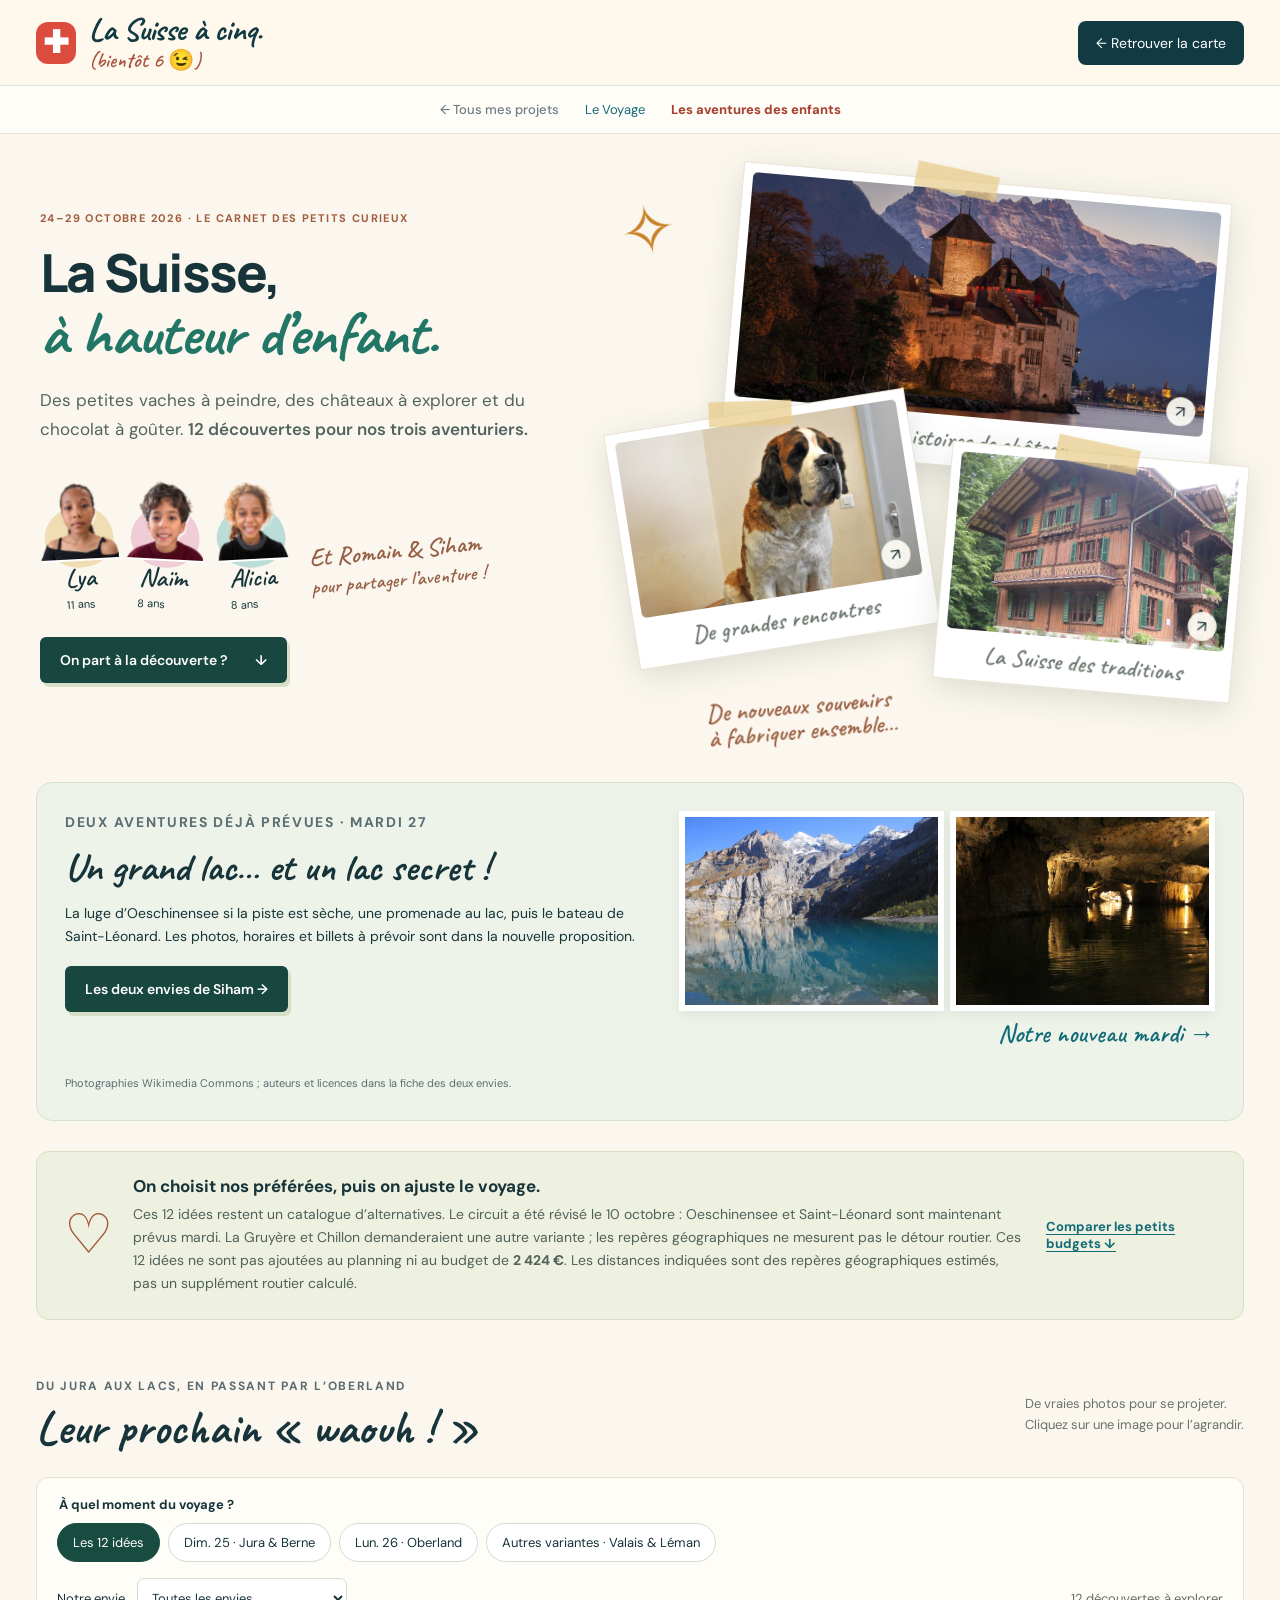
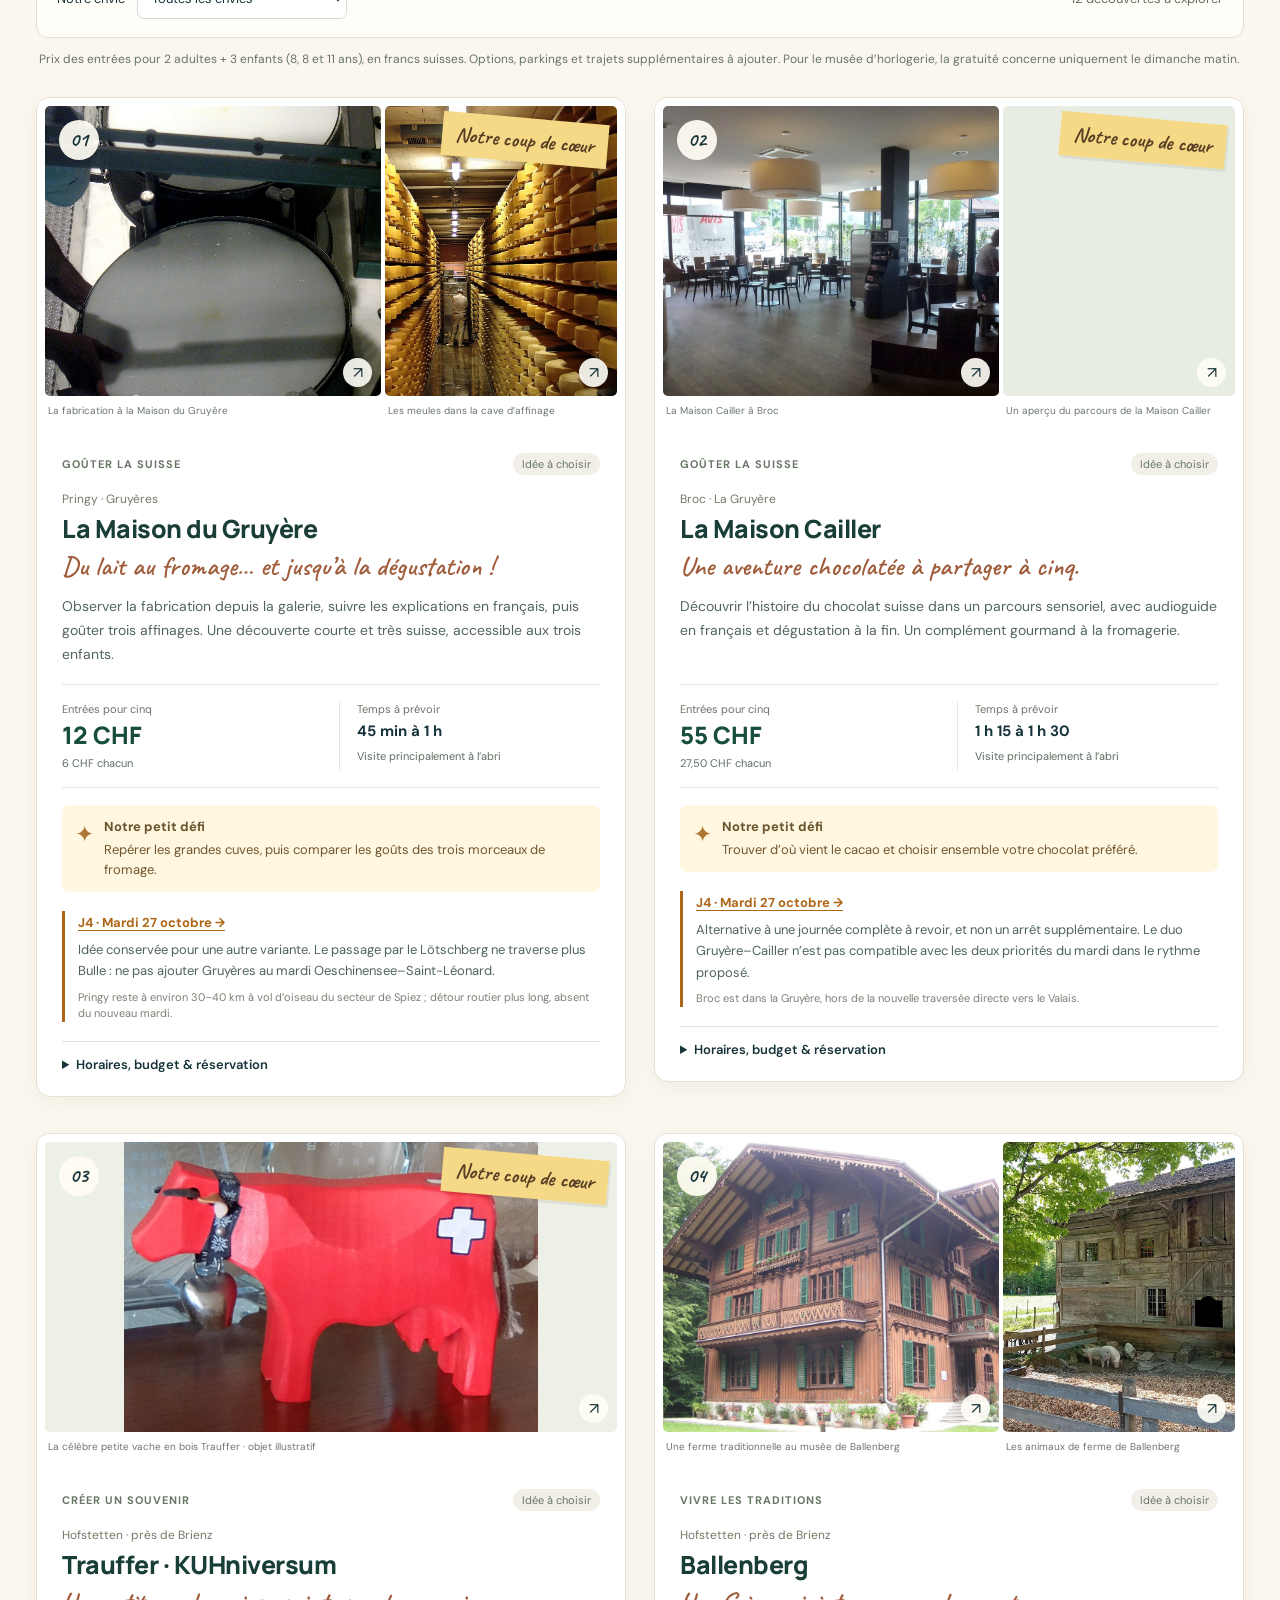
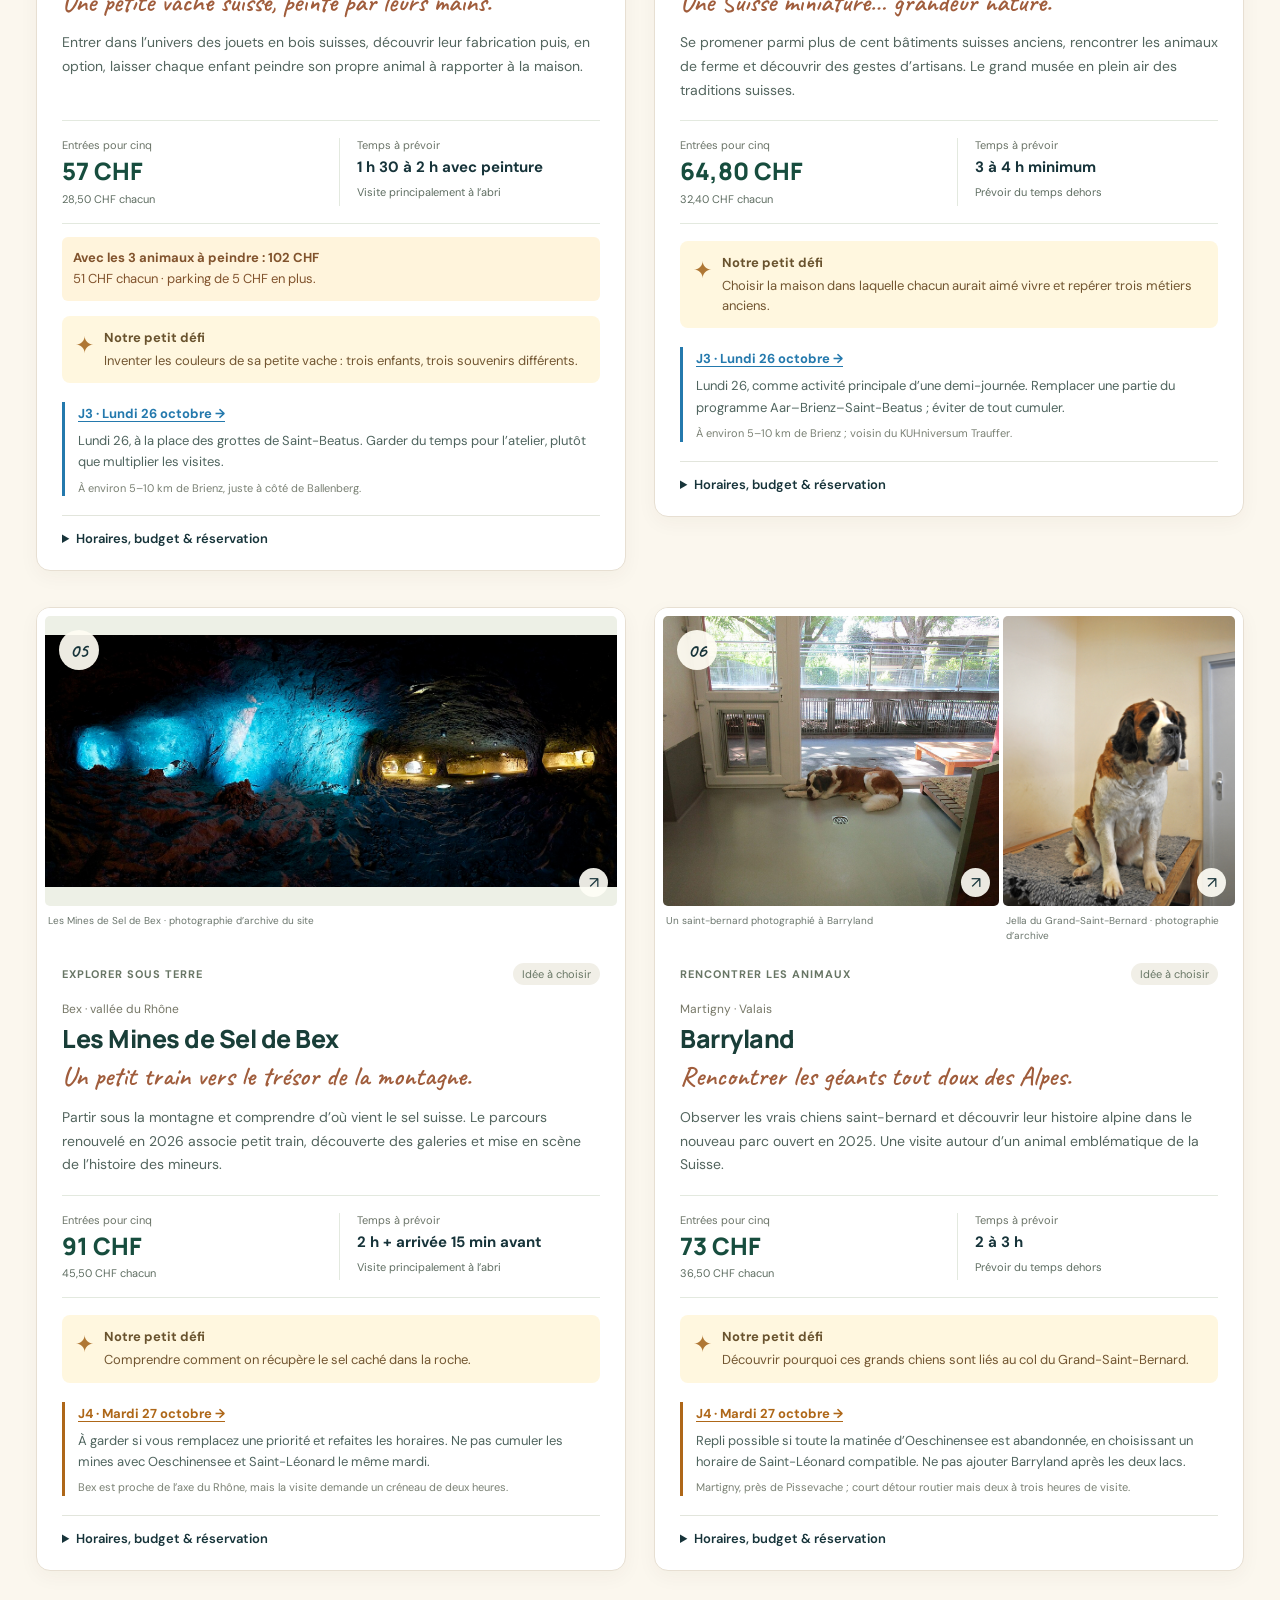
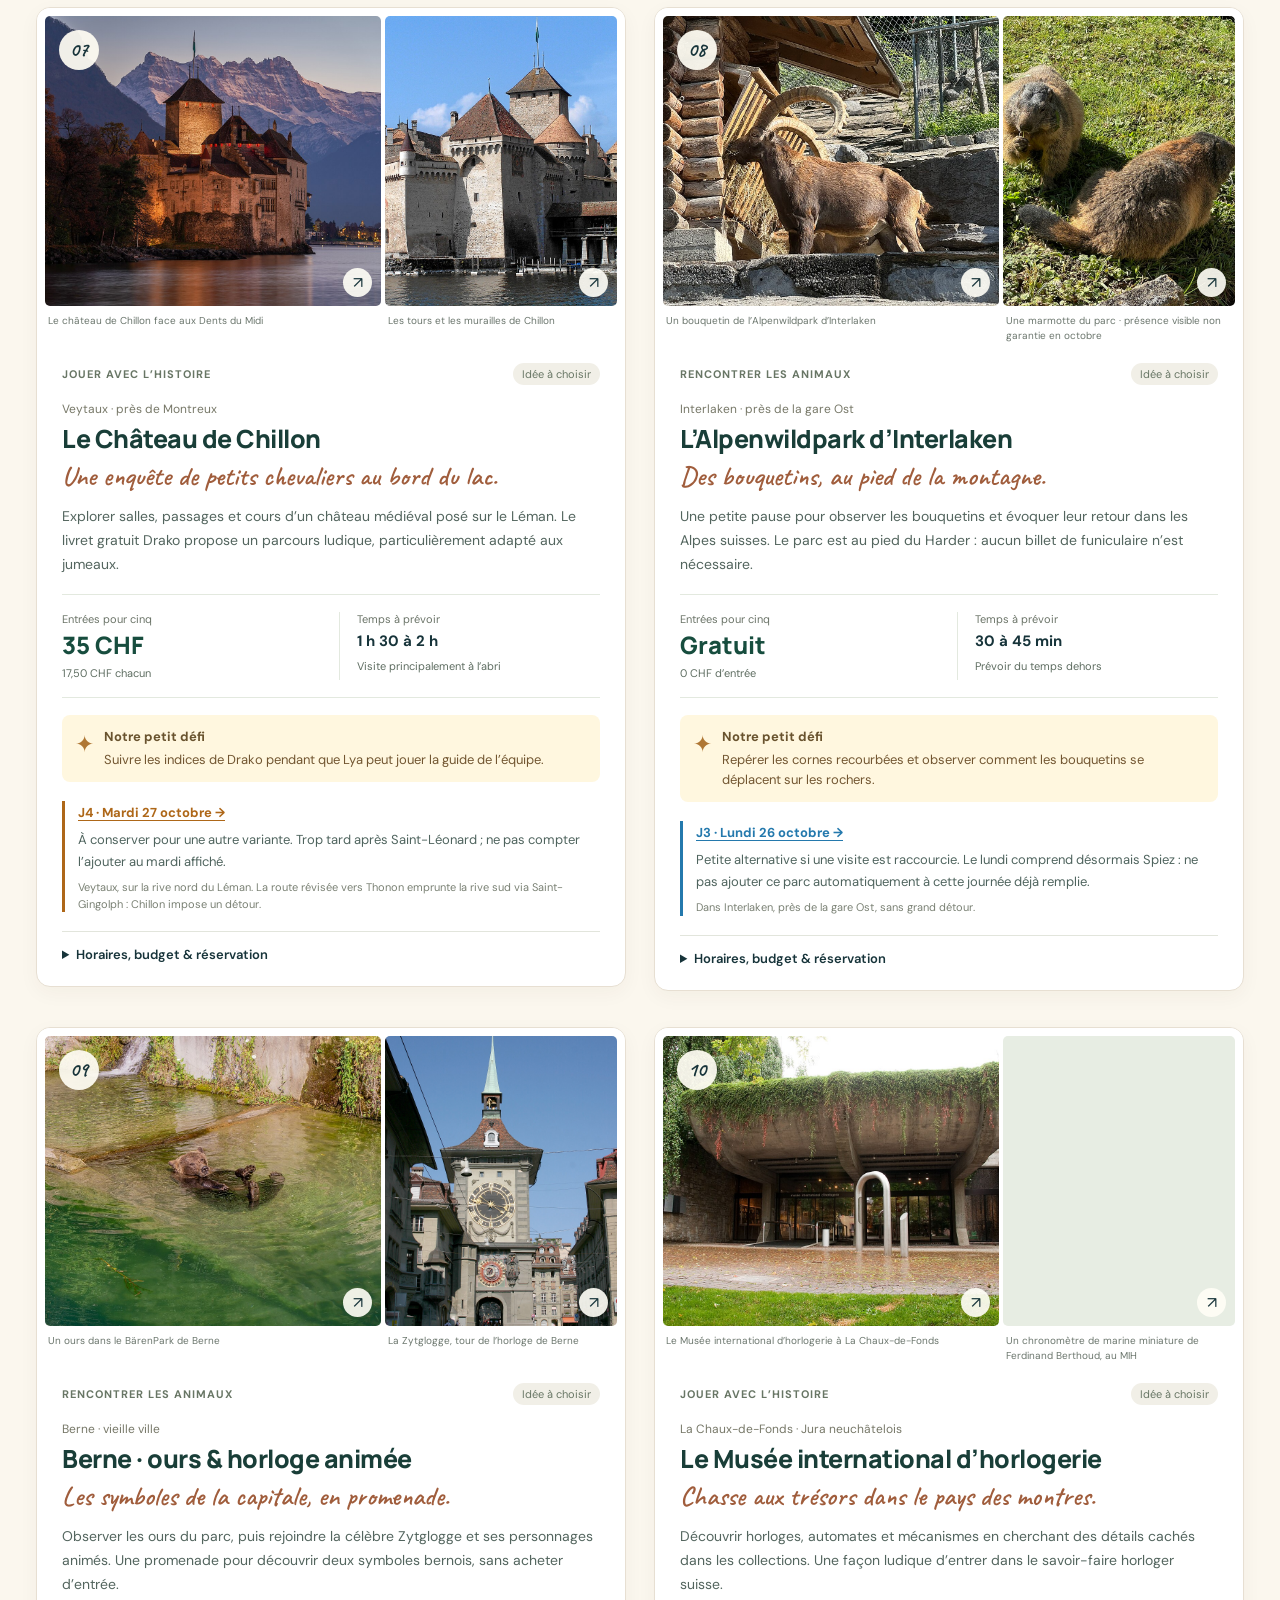
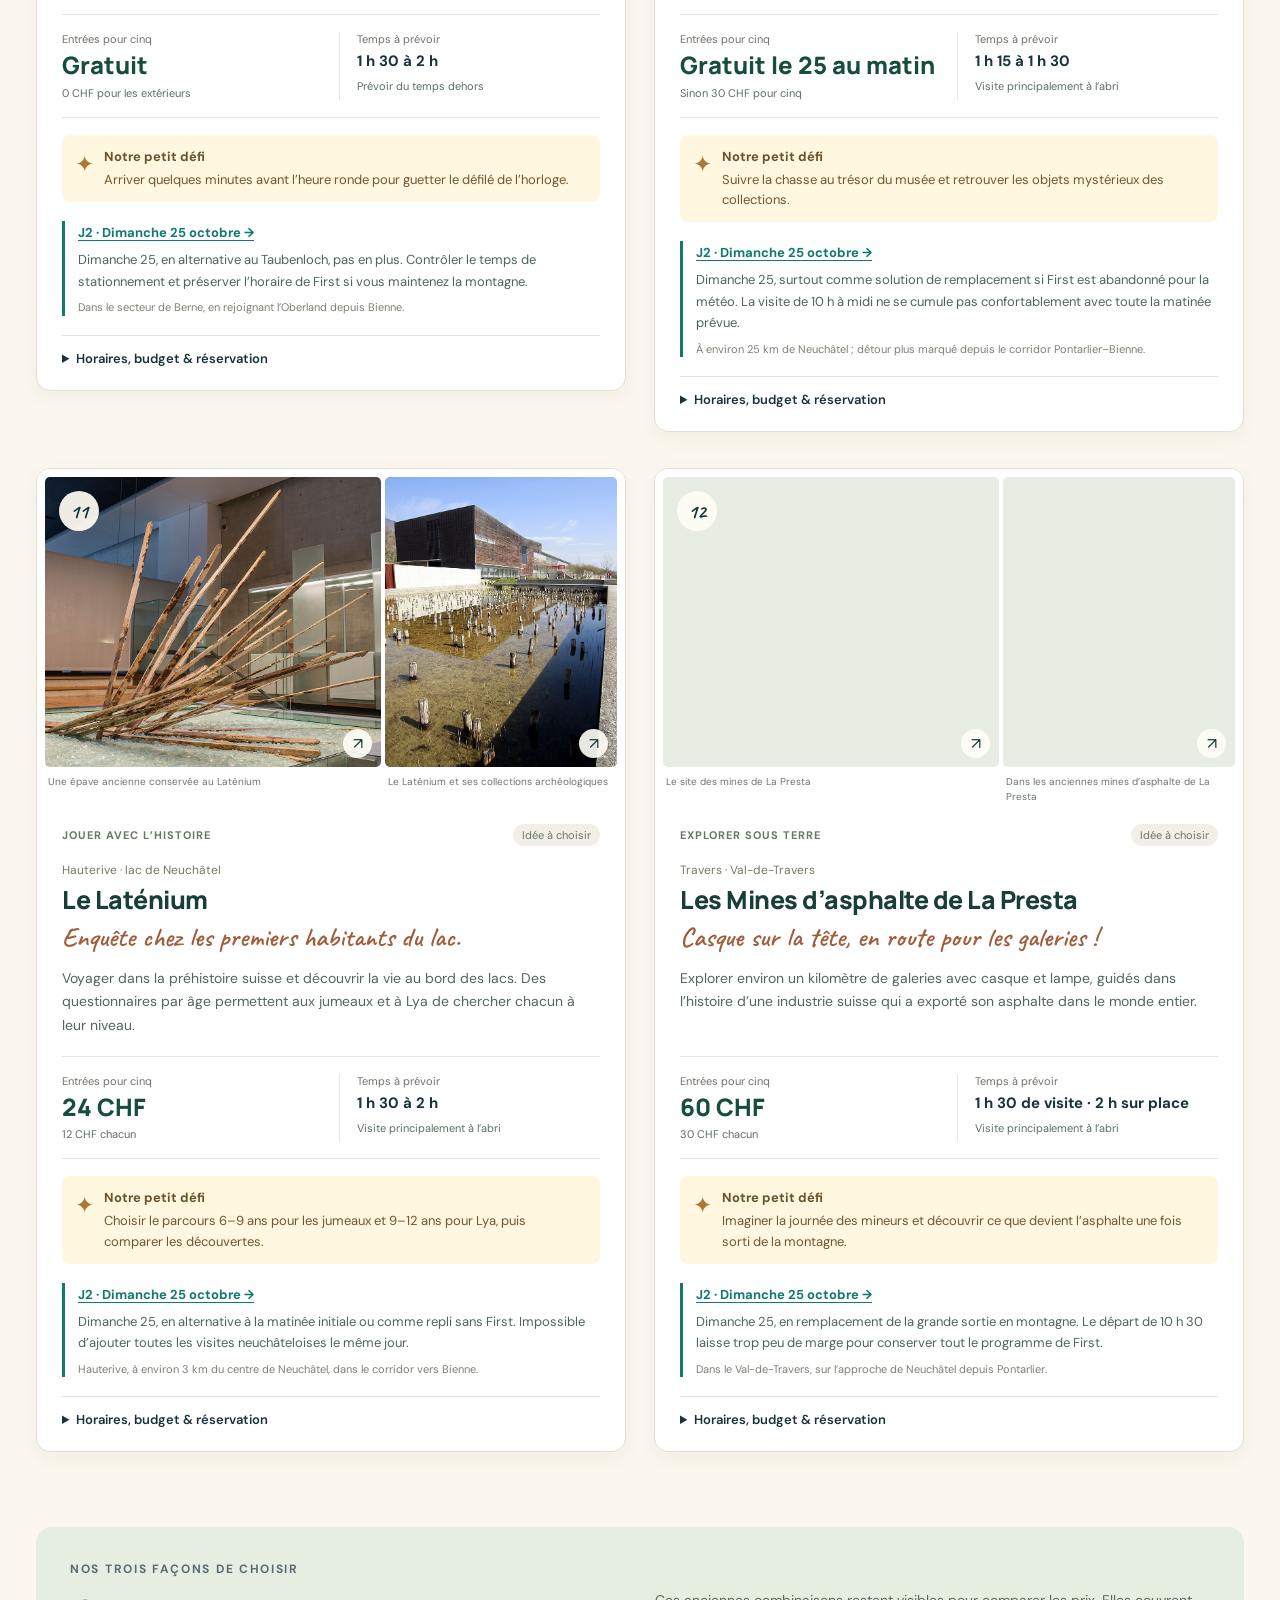
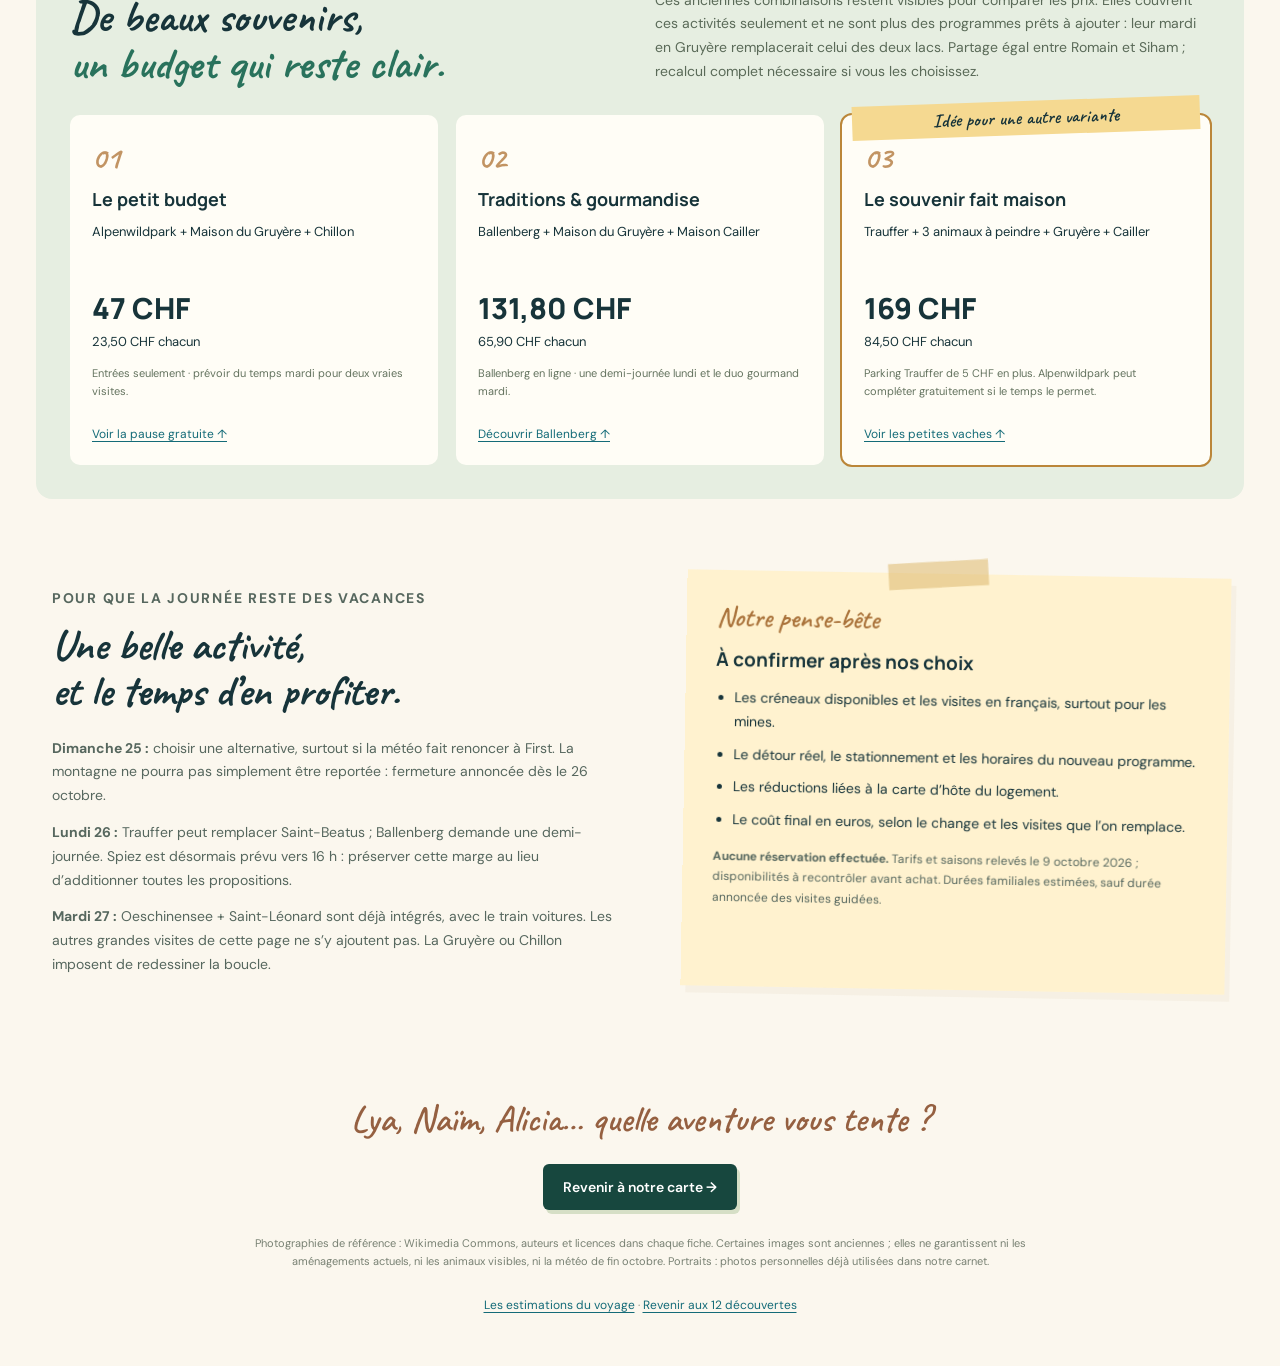
<file: activites-enfants.html>
<!doctype html><html lang="fr"><head><meta charset="utf-8"><meta name="viewport" content="width=device-width,initial-scale=1"><meta name="robots" content="noindex,nofollow"><meta name="theme-color" content="#113a42"><meta name="description" content="12 découvertes suisses pour Lya, Naïm et Alicia : photos, budgets pour cinq et alternatives proches de notre trajet du 24 au 29 octobre 2026."><title>Les aventures des enfants · La Suisse à cinq</title><link rel="stylesheet" href="style.css"><link rel="stylesheet" href="guide.css"><link rel="stylesheet" href="vacances.css?v=priorites-20261010"><link rel="stylesheet" href="activites-enfants.css"><script defer src="vacances.js?v=enfants-20261009"></script><script defer src="activites-enfants.js"></script></head>
<body class="children-page"><a class="skip" href="#decouvertes">Aller aux 12 activités</a><header class="guide-header"><a class="guide-brand" href="index.html"><span class="swiss-cross" aria-hidden="true">✚</span><span>La Suisse à cinq.<span class="soon-six">(bientôt 6 😉)</span></span></a><a class="back-map" href="index.html">← Retrouver la carte</a></header>
<nav class="children-nav" aria-label="Rubriques du carnet"><a class="home-projects" href="https://esperidad-tech.github.io/">← Tous mes projets</a><a href="voyage.html">Le Voyage</a><a href="activites-enfants.html" aria-current="page">Les aventures des enfants</a></nav>
<main><section class="children-hero"><div class="hero-copy"><p class="eyebrow">24–29 octobre 2026 · Le carnet des petits curieux</p><h1>La Suisse,<br><em>à hauteur d’enfant.</em></h1><p class="hero-intro">Des petites vaches à peindre, des châteaux à explorer et du chocolat à goûter. <strong>12 découvertes pour nos trois aventuriers.</strong></p><div class="hero-kids"><span class="family-person"><img src="photos/portraits/lya.png" alt="Lya" width="100" height="120"><span>Lya<small>11 ans</small></span></span><span class="family-person"><img src="photos/portraits/naim.png" alt="Naïm" width="100" height="120"><span>Naïm<small>8 ans</small></span></span><span class="family-person"><img src="photos/portraits/alicia.png" alt="Alicia" width="100" height="120"><span>Alicia<small>8 ans</small></span></span><p>Et Romain & Siham<br><span>pour partager l’aventure !</span></p></div><a class="explore-button" href="#decouvertes">On part à la découverte ? <span>↓</span></a></div><div class="hero-photo-wall"><div class="hero-print hero-print-1"><figure class="discovery-photo"><button type="button" data-full-image="photos/enfants/chillon-lac.jpg" data-image-title="Des histoires de château" data-image-note="Photo : Giles Laurent · CC BY-SA 4.0. Photographie de référence ; les conditions et les aménagements peuvent avoir changé." aria-label="Agrandir : Des histoires de château"><img src="photos/enfants/chillon-lac.jpg" alt="Des histoires de château" fetchpriority="high" decoding="async"><span class="photo-zoom" aria-hidden="true">↗</span></button><figcaption>Des histoires de château</figcaption></figure></div><div class="hero-print hero-print-2"><figure class="discovery-photo"><button type="button" data-full-image="photos/enfants/barry-rencontre.jpg" data-image-title="De grandes rencontres" data-image-note="Photo : Хрюша · CC BY-SA 3.0. Photographie de référence ; les conditions et les aménagements peuvent avoir changé." aria-label="Agrandir : De grandes rencontres"><img src="photos/enfants/barry-rencontre.jpg" alt="De grandes rencontres" fetchpriority="high" decoding="async"><span class="photo-zoom" aria-hidden="true">↗</span></button><figcaption>De grandes rencontres</figcaption></figure></div><div class="hero-print hero-print-3"><figure class="discovery-photo"><button type="button" data-full-image="photos/enfants/ballenberg-ferme.jpg" data-image-title="La Suisse des traditions" data-image-note="Photo : Ben W Bell · CC BY-SA 3.0. Photographie de référence ; les conditions et les aménagements peuvent avoir changé." aria-label="Agrandir : La Suisse des traditions"><img src="photos/enfants/ballenberg-ferme.jpg" alt="La Suisse des traditions" fetchpriority="high" decoding="async"><span class="photo-zoom" aria-hidden="true">↗</span></button><figcaption>La Suisse des traditions</figcaption></figure></div><span class="hero-doodle" aria-hidden="true">✧</span><span class="hero-handnote">De nouveaux souvenirs<br>à fabriquer ensemble…</span></div></section>
<div class="children-page-body"><aside class="priority-children"><div><p class="eyebrow">Deux aventures déjà prévues · Mardi 27</p><h2>Un grand lac… et un lac secret !</h2><p>La luge d’Oeschinensee si la piste est sèche, une promenade au lac, puis le bateau de Saint-Léonard. Les photos, horaires et billets à prévoir sont dans la nouvelle proposition.</p><a class="explore-button" href="guide.html#priorites">Les deux envies de Siham →</a></div><a href="index.html?day=4" aria-label="Voir le mardi sur la carte"><img src="photos/lieux/oeschinensee.jpg" alt="Le lac d’Oeschinen au pied des montagnes"><img src="photos/lieux/saint-leonard-bateau.jpg" alt="Le lac souterrain de Saint-Léonard"><span>Notre nouveau mardi →</span></a><p class="fine">Photographies Wikimedia Commons ; auteurs et licences dans la fiche des deux envies.</p></aside><aside class="selection-note"><span class="selection-symbol" aria-hidden="true">♡</span><div><strong>On choisit nos préférées, puis on ajuste le voyage.</strong><p>Ces 12 idées restent un catalogue d’alternatives. Le circuit a été révisé le 10 octobre : Oeschinensee et Saint-Léonard sont maintenant prévus mardi. La Gruyère et Chillon demanderaient une autre variante ; les repères géographiques ne mesurent pas le détour routier. Ces 12 idées ne sont pas ajoutées au planning ni au budget de <b>2 424 €</b>. Les distances indiquées sont des repères géographiques estimés, pas un supplément routier calculé.</p></div><a href="#combinaisons">Comparer les petits budgets ↓</a></aside>
<section class="discovery-section" id="decouvertes"><div class="discovery-heading"><div><p class="eyebrow">Du Jura aux lacs, en passant par l’Oberland</p><h2>Leur prochain « waouh ! »</h2></div><p>De vraies photos pour se projeter.<br>Cliquez sur une image pour l’agrandir.</p></div>
<div class="activity-controls"><fieldset><legend>À quel moment du voyage ?</legend><div class="filter-buttons"><button type="button" data-day-filter="all" aria-pressed="true">Les 12 idées</button><button type="button" data-day-filter="2" aria-pressed="false">Dim. 25 · Jura & Berne</button><button type="button" data-day-filter="3" aria-pressed="false">Lun. 26 · Oberland</button><button type="button" data-day-filter="4" aria-pressed="false">Autres variantes · Valais & Léman</button></div></fieldset><div class="secondary-filters"><label for="activity-budget">Notre envie</label><select id="activity-budget"><option value="all">Toutes les envies</option><option value="free">Entrée gratuite</option><option value="small">Entrées à 35 CHF maximum</option><option value="indoor">Visite principalement à l’abri</option></select><span id="activity-count" role="status" aria-live="polite">12 découvertes à explorer</span></div></div>
<p class="filter-caveat">Prix des entrées pour 2 adultes + 3 enfants (8, 8 et 11 ans), en francs suisses. Options, parkings et trajets supplémentaires à ajouter. Pour le musée d’horlogerie, la gratuité concerne uniquement le dimanche matin.</p><div class="discovery-grid"><article id="gruyere" class="discovery-card" data-day="4" data-price="12" data-indoor="true" style="--activity-color:#ae6718">
 <div class="card-photo-pair "><figure class="discovery-photo"><button type="button" data-full-image="photos/enfants/gruyere-fabrication.jpg" data-image-title="La fabrication à la Maison du Gruyère" data-image-note="Photo : SuperManu · CC BY-SA 3.0. Photographie de référence ; les conditions et les aménagements peuvent avoir changé." aria-label="Agrandir : La fabrication à la Maison du Gruyère"><img src="photos/enfants/gruyere-fabrication.jpg" alt="La fabrication à la Maison du Gruyère" loading="lazy" decoding="async"><span class="photo-zoom" aria-hidden="true">↗</span></button><figcaption>La fabrication à la Maison du Gruyère</figcaption></figure><figure class="discovery-photo"><button type="button" data-full-image="photos/enfants/gruyere-cave.jpg" data-image-title="Les meules dans la cave d’affinage" data-image-note="Photo : WillYs Fotowerkstatt · CC BY-SA 3.0. Photographie de référence ; les conditions et les aménagements peuvent avoir changé." aria-label="Agrandir : Les meules dans la cave d’affinage"><img src="photos/enfants/gruyere-cave.jpg" alt="Les meules dans la cave d’affinage" loading="lazy" decoding="async"><span class="photo-zoom" aria-hidden="true">↗</span></button><figcaption>Les meules dans la cave d’affinage</figcaption></figure><span class="activity-number">01</span><span class="favorite-sticker">Notre coup de cœur</span></div>
 <div class="discovery-content"><div class="activity-topline"><span>Goûter la Suisse</span><span class="proposal-status">Idée à choisir</span></div><p class="activity-place">Pringy · Gruyères</p><h3>La Maison du Gruyère</h3><p class="activity-subtitle">Du lait au fromage… et jusqu’à la dégustation !</p><p class="activity-experience">Observer la fabrication depuis la galerie, suivre les explications en français, puis goûter trois affinages. Une découverte courte et très suisse, accessible aux trois enfants.</p>
 <div class="activity-facts"><div><small>Entrées pour cinq</small><strong>12 CHF</strong><span>6 CHF chacun</span></div><div><small>Temps à prévoir</small><b>45 min à 1 h</b><span>Visite principalement à l’abri</span></div></div>
 <p class="kid-mission"><span aria-hidden="true">✦</span><span><b>Notre petit défi</b>Repérer les grandes cuves, puis comparer les goûts des trois morceaux de fromage.</span></p>
 <div class="route-fit"><a href="index.html?day=4">J4 · Mardi 27 octobre →</a><p>Idée conservée pour une autre variante. Le passage par le Lötschberg ne traverse plus Bulle : ne pas ajouter Gruyères au mardi Oeschinensee–Saint-Léonard.</p><small>Pringy reste à environ 30–40 km à vol d’oiseau du secteur de Spiez ; détour routier plus long, absent du nouveau mardi.</small></div>
 <details class="activity-practical"><summary>Horaires, budget & réservation</summary><dl><dt>Quand y aller</dt><dd>Tous les jours, 9 h–18 h en octobre ; dernière entrée à 17 h 30. Fabrication annoncée de 9 h à 12 h 30.</dd><dt>Ce que comprend le prix</dt><dd>Forfait famille de 12 CHF : deux adultes et enfants jusqu’à 12 ans. Lya, Naïm et Alicia entrent dans cette tranche.</dd><dt>À prévoir ou confirmer</dt><dd>Billets sur place. Le créneau du matin est le vrai point à organiser.</dd></dl><div class="official-links"><a href="https://www.lamaisondugruyere.ch/informations-pratiques/tarifs/" target="_blank" rel="noopener noreferrer">Tarifs officiels ↗</a><a href="https://www.lamaisondugruyere.ch/informations-pratiques/horaires-douverture/" target="_blank" rel="noopener noreferrer">Horaires &amp; fabrication ↗</a></div><details class="photo-credits"><summary>Sources des photographies</summary><p><a href="https://commons.wikimedia.org/wiki/File:Fromagerie_gruy%C3%A8res-moulage-6.jpg" target="_blank" rel="noopener noreferrer">La fabrication à la Maison du Gruyère</a> · SuperManu · <a href="http://creativecommons.org/licenses/by-sa/3.0/" target="_blank" rel="noopener noreferrer">CC BY-SA 3.0</a>. Affichage recadré ; original accessible sur le lien.</p><p><a href="https://commons.wikimedia.org/wiki/File:Gruy%C3%A8re-Schauk%C3%A4serei-Lager.jpg" target="_blank" rel="noopener noreferrer">Les meules dans la cave d’affinage</a> · WillYs Fotowerkstatt · <a href="https://creativecommons.org/licenses/by-sa/3.0" target="_blank" rel="noopener noreferrer">CC BY-SA 3.0</a>. Affichage recadré ; original accessible sur le lien.</p></details></details></div></article><article id="cailler" class="discovery-card" data-day="4" data-price="55" data-indoor="true" style="--activity-color:#ae6718">
 <div class="card-photo-pair "><figure class="discovery-photo"><button type="button" data-full-image="photos/enfants/cailler-maison.jpg" data-image-title="La Maison Cailler à Broc" data-image-note="Photo : Fridolin freudenfett · CC BY-SA 4.0. Photographie de référence ; les conditions et les aménagements peuvent avoir changé." aria-label="Agrandir : La Maison Cailler à Broc"><img src="photos/enfants/cailler-maison.jpg" alt="La Maison Cailler à Broc" loading="lazy" decoding="async"><span class="photo-zoom" aria-hidden="true">↗</span></button><figcaption>La Maison Cailler à Broc</figcaption></figure><figure class="discovery-photo"><button type="button" data-full-image="photos/enfants/cailler-decouverte.jpg" data-image-title="Un aperçu du parcours de la Maison Cailler" data-image-note="Photo : Fridolin freudenfett · CC BY-SA 4.0. Photographie de référence ; les conditions et les aménagements peuvent avoir changé." aria-label="Agrandir : Un aperçu du parcours de la Maison Cailler"><img src="photos/enfants/cailler-decouverte.jpg" alt="Un aperçu du parcours de la Maison Cailler" loading="lazy" decoding="async"><span class="photo-zoom" aria-hidden="true">↗</span></button><figcaption>Un aperçu du parcours de la Maison Cailler</figcaption></figure><span class="activity-number">02</span><span class="favorite-sticker">Notre coup de cœur</span></div>
 <div class="discovery-content"><div class="activity-topline"><span>Goûter la Suisse</span><span class="proposal-status">Idée à choisir</span></div><p class="activity-place">Broc · La Gruyère</p><h3>La Maison Cailler</h3><p class="activity-subtitle">Une aventure chocolatée à partager à cinq.</p><p class="activity-experience">Découvrir l’histoire du chocolat suisse dans un parcours sensoriel, avec audioguide en français et dégustation à la fin. Un complément gourmand à la fromagerie.</p>
 <div class="activity-facts"><div><small>Entrées pour cinq</small><strong>55 CHF</strong><span>27,50 CHF chacun</span></div><div><small>Temps à prévoir</small><b>1 h 15 à 1 h 30</b><span>Visite principalement à l’abri</span></div></div>
 <p class="kid-mission"><span aria-hidden="true">✦</span><span><b>Notre petit défi</b>Trouver d’où vient le cacao et choisir ensemble votre chocolat préféré.</span></p>
 <div class="route-fit"><a href="index.html?day=4">J4 · Mardi 27 octobre →</a><p>Alternative à une journée complète à revoir, et non un arrêt supplémentaire. Le duo Gruyère–Cailler n’est pas compatible avec les deux priorités du mardi dans le rythme proposé.</p><small>Broc est dans la Gruyère, hors de la nouvelle traversée directe vers le Valais.</small></div>
 <details class="activity-practical"><summary>Horaires, budget & réservation</summary><dl><dt>Quand y aller</dt><dd>Tous les jours, 10 h–18 h en octobre ; dernière vente de billet à 17 h. La visite elle-même dure environ 45–60 minutes.</dd><dt>Ce que comprend le prix</dt><dd>Deux adultes à 17 CHF et trois enfants à 7 CHF = 55 CHF. Audioguide et dégustation inclus ; atelier chocolat en supplément. Parking visiteurs gratuit.</dd><dt>À prévoir ou confirmer</dt><dd>Réservation en ligne conseillée. Les 20 premières minutes sont un parcours plutôt sombre et fermé ; les ateliers se réservent séparément.</dd></dl><div class="official-links"><a href="https://www.cailler.ch/fr/faq" target="_blank" rel="noopener noreferrer">Visite, horaires &amp; questions pratiques ↗</a><a href="https://boutique.cailler.ch/" target="_blank" rel="noopener noreferrer">Billetterie officielle ↗</a></div><details class="photo-credits"><summary>Sources des photographies</summary><p><a href="https://commons.wikimedia.org/wiki/File:Broc_Chocolaterie_Maison_Cailler-001.jpg" target="_blank" rel="noopener noreferrer">La Maison Cailler à Broc</a> · Fridolin freudenfett · <a href="https://creativecommons.org/licenses/by-sa/4.0" target="_blank" rel="noopener noreferrer">CC BY-SA 4.0</a>. Affichage recadré ; original accessible sur le lien.</p><p><a href="https://commons.wikimedia.org/wiki/File:Broc_Chocolaterie_Maison_Cailler-006.jpg" target="_blank" rel="noopener noreferrer">Un aperçu du parcours de la Maison Cailler</a> · Fridolin freudenfett · <a href="https://creativecommons.org/licenses/by-sa/4.0" target="_blank" rel="noopener noreferrer">CC BY-SA 4.0</a>. Affichage recadré ; original accessible sur le lien.</p></details></details></div></article><article id="trauffer" class="discovery-card" data-day="3" data-price="57" data-indoor="true" style="--activity-color:#2479ad">
 <div class="card-photo-pair single-photo"><figure class="discovery-photo"><button type="button" data-full-image="photos/enfants/trauffer-vache.jpg" data-image-title="La célèbre petite vache en bois Trauffer · objet illustratif" data-image-note="Photo : Alpöhi
derivative work of File:Wood carving of red cow with Swiss flag marks, and glass trophies on the drawer - Daebang Little Switzerland.jpg · CC BY-SA 2.0. Photographie de référence ; les conditions et les aménagements peuvent avoir changé." aria-label="Agrandir : La célèbre petite vache en bois Trauffer · objet illustratif"><img src="photos/enfants/trauffer-vache.jpg" alt="La célèbre petite vache en bois Trauffer · objet illustratif" loading="lazy" decoding="async"><span class="photo-zoom" aria-hidden="true">↗</span></button><figcaption>La célèbre petite vache en bois Trauffer · objet illustratif</figcaption></figure><span class="activity-number">03</span><span class="favorite-sticker">Notre coup de cœur</span></div>
 <div class="discovery-content"><div class="activity-topline"><span>Créer un souvenir</span><span class="proposal-status">Idée à choisir</span></div><p class="activity-place">Hofstetten · près de Brienz</p><h3>Trauffer · KUHniversum</h3><p class="activity-subtitle">Une petite vache suisse, peinte par leurs mains.</p><p class="activity-experience">Entrer dans l’univers des jouets en bois suisses, découvrir leur fabrication puis, en option, laisser chaque enfant peindre son propre animal à rapporter à la maison.</p>
 <div class="activity-facts"><div><small>Entrées pour cinq</small><strong>57 CHF</strong><span>28,50 CHF chacun</span></div><div><small>Temps à prévoir</small><b>1 h 30 à 2 h avec peinture</b><span>Visite principalement à l’abri</span></div></div>
 <p class="painting-price"><b>Avec les 3 animaux à peindre : 102 CHF</b><br>51 CHF chacun · parking de 5 CHF en plus.</p><p class="kid-mission"><span aria-hidden="true">✦</span><span><b>Notre petit défi</b>Inventer les couleurs de sa petite vache : trois enfants, trois souvenirs différents.</span></p>
 <div class="route-fit"><a href="index.html?day=3">J3 · Lundi 26 octobre →</a><p>Lundi 26, à la place des grottes de Saint-Beatus. Garder du temps pour l’atelier, plutôt que multiplier les visites.</p><small>À environ 5–10 km de Brienz, juste à côté de Ballenberg.</small></div>
 <details class="activity-practical"><summary>Horaires, budget & réservation</summary><dl><dt>Quand y aller</dt><dd>Ouvert tous les jours, 10 h–18 h. Parcours seul : environ 30–90 minutes. Peinture proposée sur place sans réservation préalable.</dd><dt>Ce que comprend le prix</dt><dd>Entrées : 2 × 15 + 3 × 9 = 57 CHF. Avec trois animaux à peindre à 15 CHF : 102 CHF, soit 51 CHF chacun. Parking : 5 CHF en plus.</dd><dt>À prévoir ou confirmer</dt><dd>Peinture adaptée aux enfants ; sculpture au couteau dès 12 ans, donc pas pour eux cette année. Une carte d’hôte Interlaken valable peut réduire les entrées de 20 % : 45,60 CHF, ou 90,60 CHF avec les trois peintures. À vérifier auprès du logement.</dd></dl><div class="official-links"><a href="https://www.trauffer.ch/erlebniswelt/erlebnis-rundgang-kuhniversum" target="_blank" rel="noopener noreferrer">Parcours &amp; tarifs officiels ↗</a><a href="https://www.trauffer.ch/erlebniswelt/" target="_blank" rel="noopener noreferrer">Ateliers &amp; informations ↗</a></div><details class="photo-credits"><summary>Sources des photographies</summary><p><a href="https://commons.wikimedia.org/wiki/File:Trauffer_Cow.jpg" target="_blank" rel="noopener noreferrer">La célèbre petite vache en bois Trauffer · objet illustratif</a> · Alpöhi
derivative work of File:Wood carving of red cow with Swiss flag marks, and glass trophies on the drawer - Daebang Little Switzerland.jpg · <a href="https://creativecommons.org/licenses/by-sa/2.0" target="_blank" rel="noopener noreferrer">CC BY-SA 2.0</a>. Affichage recadré ; original accessible sur le lien.</p></details></details></div></article><article id="ballenberg" class="discovery-card" data-day="3" data-price="64.8" data-indoor="false" style="--activity-color:#2479ad">
 <div class="card-photo-pair "><figure class="discovery-photo"><button type="button" data-full-image="photos/enfants/ballenberg-ferme.jpg" data-image-title="Une ferme traditionnelle au musée de Ballenberg" data-image-note="Photo : Ben W Bell · CC BY-SA 3.0. Photographie de référence ; les conditions et les aménagements peuvent avoir changé." aria-label="Agrandir : Une ferme traditionnelle au musée de Ballenberg"><img src="photos/enfants/ballenberg-ferme.jpg" alt="Une ferme traditionnelle au musée de Ballenberg" loading="lazy" decoding="async"><span class="photo-zoom" aria-hidden="true">↗</span></button><figcaption>Une ferme traditionnelle au musée de Ballenberg</figcaption></figure><figure class="discovery-photo"><button type="button" data-full-image="photos/enfants/ballenberg-animaux.jpg" data-image-title="Les animaux de ferme de Ballenberg" data-image-note="Photo : Parchaco · CC0. Photographie de référence ; les conditions et les aménagements peuvent avoir changé." aria-label="Agrandir : Les animaux de ferme de Ballenberg"><img src="photos/enfants/ballenberg-animaux.jpg" alt="Les animaux de ferme de Ballenberg" loading="lazy" decoding="async"><span class="photo-zoom" aria-hidden="true">↗</span></button><figcaption>Les animaux de ferme de Ballenberg</figcaption></figure><span class="activity-number">04</span></div>
 <div class="discovery-content"><div class="activity-topline"><span>Vivre les traditions</span><span class="proposal-status">Idée à choisir</span></div><p class="activity-place">Hofstetten · près de Brienz</p><h3>Ballenberg</h3><p class="activity-subtitle">Une Suisse miniature… grandeur nature.</p><p class="activity-experience">Se promener parmi plus de cent bâtiments suisses anciens, rencontrer les animaux de ferme et découvrir des gestes d’artisans. Le grand musée en plein air des traditions suisses.</p>
 <div class="activity-facts"><div><small>Entrées pour cinq</small><strong>64,80 CHF</strong><span>32,40 CHF chacun</span></div><div><small>Temps à prévoir</small><b>3 à 4 h minimum</b><span>Prévoir du temps dehors</span></div></div>
 <p class="kid-mission"><span aria-hidden="true">✦</span><span><b>Notre petit défi</b>Choisir la maison dans laquelle chacun aurait aimé vivre et repérer trois métiers anciens.</span></p>
 <div class="route-fit"><a href="index.html?day=3">J3 · Lundi 26 octobre →</a><p>Lundi 26, comme activité principale d’une demi-journée. Remplacer une partie du programme Aar–Brienz–Saint-Beatus ; éviter de tout cumuler.</p><small>À environ 5–10 km de Brienz ; voisin du KUHniversum Trauffer.</small></div>
 <details class="activity-practical"><summary>Horaires, budget & réservation</summary><dl><dt>Quand y aller</dt><dd>Saison 2026 : du 9 avril au 1er novembre, tous les jours de 10 h à 17 h. Les démonstrations dépendent du programme du jour.</dd><dt>Ce que comprend le prix</dt><dd>Billet famille en ligne : 64,80 CHF (réduction de 10 % sur 72 CHF). Billet combiné famille Ballenberg + Trauffer : 99 CHF, hors peinture et parking.</dd><dt>À prévoir ou confirmer</dt><dd>Acheter le tarif en ligne si retenu. Avec Trauffer et trois peintures : 144 CHF hors parking, et presque toute la journée à consacrer à ces deux sites. Visite surtout extérieure.</dd></dl><div class="official-links"><a href="https://ballenberg.ch/fr/offres-decouverte/familles-et-enfants/" target="_blank" rel="noopener noreferrer">Ballenberg en famille ↗</a><a href="https://shop.ballenberg.ch/fr/billets" target="_blank" rel="noopener noreferrer">Billets &amp; saison ↗</a></div><details class="photo-credits"><summary>Sources des photographies</summary><p><a href="https://commons.wikimedia.org/wiki/File:Ballenberg_-_Bernese_Midlands_House_-_Ben_W_Bell_31_Aug_2005.jpg" target="_blank" rel="noopener noreferrer">Une ferme traditionnelle au musée de Ballenberg</a> · Ben W Bell · <a href="http://creativecommons.org/licenses/by-sa/3.0/" target="_blank" rel="noopener noreferrer">CC BY-SA 3.0</a>. Affichage recadré ; original accessible sur le lien.</p><p><a href="https://commons.wikimedia.org/wiki/File:Pigs_in_front_of_house_no._641_at_the_Ballenberg_Museum.jpg" target="_blank" rel="noopener noreferrer">Les animaux de ferme de Ballenberg</a> · Parchaco · <a href="http://creativecommons.org/publicdomain/zero/1.0/deed.en" target="_blank" rel="noopener noreferrer">CC0</a>. Affichage recadré ; original accessible sur le lien.</p></details></details></div></article><article id="bex" class="discovery-card" data-day="4" data-price="91" data-indoor="true" style="--activity-color:#ae6718">
 <div class="card-photo-pair single-photo"><figure class="discovery-photo"><button type="button" data-full-image="photos/enfants/bex-mines.jpg" data-image-title="Les Mines de Sel de Bex · photographie d’archive du site" data-image-note="Photo : Souvaroff · CC BY-SA 4.0. Photographie de référence ; les conditions et les aménagements peuvent avoir changé." aria-label="Agrandir : Les Mines de Sel de Bex · photographie d’archive du site"><img src="photos/enfants/bex-mines.jpg" alt="Les Mines de Sel de Bex · photographie d’archive du site" loading="lazy" decoding="async"><span class="photo-zoom" aria-hidden="true">↗</span></button><figcaption>Les Mines de Sel de Bex · photographie d’archive du site</figcaption></figure><span class="activity-number">05</span></div>
 <div class="discovery-content"><div class="activity-topline"><span>Explorer sous terre</span><span class="proposal-status">Idée à choisir</span></div><p class="activity-place">Bex · vallée du Rhône</p><h3>Les Mines de Sel de Bex</h3><p class="activity-subtitle">Un petit train vers le trésor de la montagne.</p><p class="activity-experience">Partir sous la montagne et comprendre d’où vient le sel suisse. Le parcours renouvelé en 2026 associe petit train, découverte des galeries et mise en scène de l’histoire des mineurs.</p>
 <div class="activity-facts"><div><small>Entrées pour cinq</small><strong>91 CHF</strong><span>45,50 CHF chacun</span></div><div><small>Temps à prévoir</small><b>2 h + arrivée 15 min avant</b><span>Visite principalement à l’abri</span></div></div>
 <p class="kid-mission"><span aria-hidden="true">✦</span><span><b>Notre petit défi</b>Comprendre comment on récupère le sel caché dans la roche.</span></p>
 <div class="route-fit"><a href="index.html?day=4">J4 · Mardi 27 octobre →</a><p>À garder si vous remplacez une priorité et refaites les horaires. Ne pas cumuler les mines avec Oeschinensee et Saint-Léonard le même mardi.</p><small>Bex est proche de l’axe du Rhône, mais la visite demande un créneau de deux heures.</small></div>
 <details class="activity-practical"><summary>Horaires, budget & réservation</summary><dl><dt>Quand y aller</dt><dd>Visite guidée d’environ 2 h. Le créneau exact du mardi 27 octobre et sa langue restent à vérifier dans la billetterie.</dd><dt>Ce que comprend le prix</dt><dd>Deux adultes à 26 CHF et trois enfants à 13 CHF = 91 CHF. Visite conseillée dès 4 ans : adaptée aux âges de vos trois enfants.</dd><dt>À prévoir ou confirmer</dt><dd>Réservation nécessaire pour sécuriser un départ en français. Arriver 15 minutes avant. Les photos d’archive ne montrent pas forcément la scénographie renouvelée en 2026.</dd></dl><div class="official-links"><a href="https://salina-helvetica.ch/visite-des-mines" target="_blank" rel="noopener noreferrer">La visite des mines ↗</a><a href="https://salina-helvetica.ch/event/minen-rundgang-148/register" target="_blank" rel="noopener noreferrer">Départs &amp; réservation ↗</a></div><details class="photo-credits"><summary>Sources des photographies</summary><p><a href="https://commons.wikimedia.org/wiki/File:Mines_de_Sel,_Bex,_Switzerland.jpg" target="_blank" rel="noopener noreferrer">Les Mines de Sel de Bex · photographie d’archive du site</a> · Souvaroff · <a href="https://creativecommons.org/licenses/by-sa/4.0" target="_blank" rel="noopener noreferrer">CC BY-SA 4.0</a>. Affichage recadré ; original accessible sur le lien.</p></details></details></div></article><article id="barryland" class="discovery-card" data-day="4" data-price="73" data-indoor="false" style="--activity-color:#ae6718">
 <div class="card-photo-pair "><figure class="discovery-photo"><button type="button" data-full-image="photos/enfants/barry-chien.jpg" data-image-title="Un saint-bernard photographié à Barryland" data-image-note="Photo : Roxaneweb · CC BY-SA 4.0. Photographie de référence ; les conditions et les aménagements peuvent avoir changé." aria-label="Agrandir : Un saint-bernard photographié à Barryland"><img src="photos/enfants/barry-chien.jpg" alt="Un saint-bernard photographié à Barryland" loading="lazy" decoding="async"><span class="photo-zoom" aria-hidden="true">↗</span></button><figcaption>Un saint-bernard photographié à Barryland</figcaption></figure><figure class="discovery-photo"><button type="button" data-full-image="photos/enfants/barry-rencontre.jpg" data-image-title="Jella du Grand-Saint-Bernard · photographie d’archive" data-image-note="Photo : Хрюша · CC BY-SA 3.0. Photographie de référence ; les conditions et les aménagements peuvent avoir changé." aria-label="Agrandir : Jella du Grand-Saint-Bernard · photographie d’archive"><img src="photos/enfants/barry-rencontre.jpg" alt="Jella du Grand-Saint-Bernard · photographie d’archive" loading="lazy" decoding="async"><span class="photo-zoom" aria-hidden="true">↗</span></button><figcaption>Jella du Grand-Saint-Bernard · photographie d’archive</figcaption></figure><span class="activity-number">06</span></div>
 <div class="discovery-content"><div class="activity-topline"><span>Rencontrer les animaux</span><span class="proposal-status">Idée à choisir</span></div><p class="activity-place">Martigny · Valais</p><h3>Barryland</h3><p class="activity-subtitle">Rencontrer les géants tout doux des Alpes.</p><p class="activity-experience">Observer les vrais chiens saint-bernard et découvrir leur histoire alpine dans le nouveau parc ouvert en 2025. Une visite autour d’un animal emblématique de la Suisse.</p>
 <div class="activity-facts"><div><small>Entrées pour cinq</small><strong>73 CHF</strong><span>36,50 CHF chacun</span></div><div><small>Temps à prévoir</small><b>2 à 3 h</b><span>Prévoir du temps dehors</span></div></div>
 <p class="kid-mission"><span aria-hidden="true">✦</span><span><b>Notre petit défi</b>Découvrir pourquoi ces grands chiens sont liés au col du Grand-Saint-Bernard.</span></p>
 <div class="route-fit"><a href="index.html?day=4">J4 · Mardi 27 octobre →</a><p>Repli possible si toute la matinée d’Oeschinensee est abandonnée, en choisissant un horaire de Saint-Léonard compatible. Ne pas ajouter Barryland après les deux lacs.</p><small>Martigny, près de Pissevache ; court détour routier mais deux à trois heures de visite.</small></div>
 <details class="activity-practical"><summary>Horaires, budget & réservation</summary><dl><dt>Quand y aller</dt><dd>Tous les jours de 10 h à 18 h, sauf les 24 et 25 décembre. Espaces intérieurs et extérieurs ; parking gratuit annoncé.</dd><dt>Ce que comprend le prix</dt><dd>Forfait famille : 73 CHF en ligne ou 75 CHF sur place. Le prix affiché ici utilise le tarif en ligne.</dd><dt>À prévoir ou confirmer</dt><dd>L’entrée classique permet d’observer les chiens, pas de les caresser. Présence de chiots non garantie. Les photos montrent les saint-bernard et ne décrivent pas l’aménagement du nouveau parc.</dd></dl><div class="official-links"><a href="https://www.barryland.ch/fr/" target="_blank" rel="noopener noreferrer">Le parc officiel ↗</a><a href="https://www.barryland.ch/fr/infos-pratiques-550/" target="_blank" rel="noopener noreferrer">Tarifs &amp; informations pratiques ↗</a></div><details class="photo-credits"><summary>Sources des photographies</summary><p><a href="https://commons.wikimedia.org/wiki/File:BARRYLAND_Chien_Saint-Bernard.jpg" target="_blank" rel="noopener noreferrer">Un saint-bernard photographié à Barryland</a> · Roxaneweb · <a href="https://creativecommons.org/licenses/by-sa/4.0" target="_blank" rel="noopener noreferrer">CC BY-SA 4.0</a>. Affichage recadré ; original accessible sur le lien.</p><p><a href="https://commons.wikimedia.org/wiki/File:Musee_et_Chiens_du_Saint-Bernard,_Jella_du_Grand_St._Bernard_01_10.jpg" target="_blank" rel="noopener noreferrer">Jella du Grand-Saint-Bernard · photographie d’archive</a> · Хрюша · <a href="https://creativecommons.org/licenses/by-sa/3.0" target="_blank" rel="noopener noreferrer">CC BY-SA 3.0</a>. Affichage recadré ; original accessible sur le lien.</p></details></details></div></article><article id="chillon" class="discovery-card" data-day="4" data-price="35" data-indoor="true" style="--activity-color:#ae6718">
 <div class="card-photo-pair "><figure class="discovery-photo"><button type="button" data-full-image="photos/enfants/chillon-lac.jpg" data-image-title="Le château de Chillon face aux Dents du Midi" data-image-note="Photo : Giles Laurent · CC BY-SA 4.0. Photographie de référence ; les conditions et les aménagements peuvent avoir changé." aria-label="Agrandir : Le château de Chillon face aux Dents du Midi"><img src="photos/enfants/chillon-lac.jpg" alt="Le château de Chillon face aux Dents du Midi" loading="lazy" decoding="async"><span class="photo-zoom" aria-hidden="true">↗</span></button><figcaption>Le château de Chillon face aux Dents du Midi</figcaption></figure><figure class="discovery-photo"><button type="button" data-full-image="photos/enfants/chillon-chateau.jpg" data-image-title="Les tours et les murailles de Chillon" data-image-note="Photo : Benjamin Gimmel BenHur · CC BY-SA 3.0. Photographie de référence ; les conditions et les aménagements peuvent avoir changé." aria-label="Agrandir : Les tours et les murailles de Chillon"><img src="photos/enfants/chillon-chateau.jpg" alt="Les tours et les murailles de Chillon" loading="lazy" decoding="async"><span class="photo-zoom" aria-hidden="true">↗</span></button><figcaption>Les tours et les murailles de Chillon</figcaption></figure><span class="activity-number">07</span></div>
 <div class="discovery-content"><div class="activity-topline"><span>Jouer avec l’histoire</span><span class="proposal-status">Idée à choisir</span></div><p class="activity-place">Veytaux · près de Montreux</p><h3>Le Château de Chillon</h3><p class="activity-subtitle">Une enquête de petits chevaliers au bord du lac.</p><p class="activity-experience">Explorer salles, passages et cours d’un château médiéval posé sur le Léman. Le livret gratuit Drako propose un parcours ludique, particulièrement adapté aux jumeaux.</p>
 <div class="activity-facts"><div><small>Entrées pour cinq</small><strong>35 CHF</strong><span>17,50 CHF chacun</span></div><div><small>Temps à prévoir</small><b>1 h 30 à 2 h</b><span>Visite principalement à l’abri</span></div></div>
 <p class="kid-mission"><span aria-hidden="true">✦</span><span><b>Notre petit défi</b>Suivre les indices de Drako pendant que Lya peut jouer la guide de l’équipe.</span></p>
 <div class="route-fit"><a href="index.html?day=4">J4 · Mardi 27 octobre →</a><p>À conserver pour une autre variante. Trop tard après Saint-Léonard ; ne pas compter l’ajouter au mardi affiché.</p><small>Veytaux, sur la rive nord du Léman. La route révisée vers Thonon emprunte la rive sud via Saint-Gingolph : Chillon impose un détour.</small></div>
 <details class="activity-practical"><summary>Horaires, budget & réservation</summary><dl><dt>Quand y aller</dt><dd>En octobre : 9 h 30–18 h ; dernière entrée à 17 h. Parcours Drako conçu pour les 6–10 ans ; Lya, 11 ans, peut participer avec eux.</dd><dt>Ce que comprend le prix</dt><dd>Billet famille : 35 CHF pour deux adultes et jusqu’à cinq enfants de 6 à 15 ans. Livret Drako gratuit. Parking non inclus.</dd><dt>À prévoir ou confirmer</dt><dd>Visite libre. Les ateliers et animations d’Halloween repérés avant votre séjour ne sont pas inclus : leurs dates ne correspondent pas au 24–29 octobre.</dd></dl><div class="official-links"><a href="https://www.chillon.ch/visite/" target="_blank" rel="noopener noreferrer">Horaires &amp; tarifs ↗</a><a href="https://www.chillon.ch/visite/visite-libre/" target="_blank" rel="noopener noreferrer">Visite libre &amp; Drako ↗</a></div><details class="photo-credits"><summary>Sources des photographies</summary><p><a href="https://commons.wikimedia.org/wiki/File:001_Chateau_de_Chillon_and_Dents_du_Midi_Photo_by_Giles_Laurent.jpg" target="_blank" rel="noopener noreferrer">Le château de Chillon face aux Dents du Midi</a> · Giles Laurent · <a href="https://creativecommons.org/licenses/by-sa/4.0" target="_blank" rel="noopener noreferrer">CC BY-SA 4.0</a>. Affichage recadré ; original accessible sur le lien.</p><p><a href="https://commons.wikimedia.org/wiki/File:Schweiz_Schloss_Chillon_Gesamtansicht.jpg" target="_blank" rel="noopener noreferrer">Les tours et les murailles de Chillon</a> · Benjamin Gimmel BenHur · <a href="http://creativecommons.org/licenses/by-sa/3.0/" target="_blank" rel="noopener noreferrer">CC BY-SA 3.0</a>. Affichage recadré ; original accessible sur le lien.</p></details></details></div></article><article id="wildpark" class="discovery-card" data-day="3" data-price="0" data-indoor="false" style="--activity-color:#2479ad">
 <div class="card-photo-pair "><figure class="discovery-photo"><button type="button" data-full-image="photos/enfants/wildpark-bouquetin.jpg" data-image-title="Un bouquetin de l’Alpenwildpark d’Interlaken" data-image-note="Photo : Rectilinium · CC BY-SA 4.0. Photographie de référence ; les conditions et les aménagements peuvent avoir changé." aria-label="Agrandir : Un bouquetin de l’Alpenwildpark d’Interlaken"><img src="photos/enfants/wildpark-bouquetin.jpg" alt="Un bouquetin de l’Alpenwildpark d’Interlaken" loading="lazy" decoding="async"><span class="photo-zoom" aria-hidden="true">↗</span></button><figcaption>Un bouquetin de l’Alpenwildpark d’Interlaken</figcaption></figure><figure class="discovery-photo"><button type="button" data-full-image="photos/enfants/wildpark-marmotte.jpg" data-image-title="Une marmotte du parc · présence visible non garantie en octobre" data-image-note="Photo : Rectilinium · CC BY-SA 4.0. Photographie de référence ; les conditions et les aménagements peuvent avoir changé." aria-label="Agrandir : Une marmotte du parc · présence visible non garantie en octobre"><img src="photos/enfants/wildpark-marmotte.jpg" alt="Une marmotte du parc · présence visible non garantie en octobre" loading="lazy" decoding="async"><span class="photo-zoom" aria-hidden="true">↗</span></button><figcaption>Une marmotte du parc · présence visible non garantie en octobre</figcaption></figure><span class="activity-number">08</span></div>
 <div class="discovery-content"><div class="activity-topline"><span>Rencontrer les animaux</span><span class="proposal-status">Idée à choisir</span></div><p class="activity-place">Interlaken · près de la gare Ost</p><h3>L’Alpenwildpark d’Interlaken</h3><p class="activity-subtitle">Des bouquetins, au pied de la montagne.</p><p class="activity-experience">Une petite pause pour observer les bouquetins et évoquer leur retour dans les Alpes suisses. Le parc est au pied du Harder : aucun billet de funiculaire n’est nécessaire.</p>
 <div class="activity-facts"><div><small>Entrées pour cinq</small><strong>Gratuit</strong><span>0 CHF d’entrée</span></div><div><small>Temps à prévoir</small><b>30 à 45 min</b><span>Prévoir du temps dehors</span></div></div>
 <p class="kid-mission"><span aria-hidden="true">✦</span><span><b>Notre petit défi</b>Repérer les cornes recourbées et observer comment les bouquetins se déplacent sur les rochers.</span></p>
 <div class="route-fit"><a href="index.html?day=3">J3 · Lundi 26 octobre →</a><p>Petite alternative si une visite est raccourcie. Le lundi comprend désormais Spiez : ne pas ajouter ce parc automatiquement à cette journée déjà remplie.</p><small>Dans Interlaken, près de la gare Ost, sans grand détour.</small></div>
 <details class="activity-practical"><summary>Horaires, budget & réservation</summary><dl><dt>Quand y aller</dt><dd>Accessible toute l’année. Observation des animaux variable ; les marmottes peuvent déjà hiberner fin octobre.</dd><dt>Ce que comprend le prix</dt><dd>Entrée gratuite ; don facultatif. Éventuel stationnement à prévoir séparément.</dd><dt>À prévoir ou confirmer</dt><dd>Pas de réservation. La photo de marmotte illustre l’espèce présente au parc, pas une promesse d’en voir pendant votre passage.</dd></dl><div class="official-links"><a href="https://www.interlaken.swiss/en/experiences/poi/alpine-wildlife-park-interlaken" target="_blank" rel="noopener noreferrer">Informations de l’office de tourisme ↗</a></div><details class="photo-credits"><summary>Sources des photographies</summary><p><a href="https://commons.wikimedia.org/wiki/File:CH_BE_Alpenwildpark_Interlaken_Steinbock_a.jpg" target="_blank" rel="noopener noreferrer">Un bouquetin de l’Alpenwildpark d’Interlaken</a> · Rectilinium · <a href="https://creativecommons.org/licenses/by-sa/4.0" target="_blank" rel="noopener noreferrer">CC BY-SA 4.0</a>. Affichage recadré ; original accessible sur le lien.</p><p><a href="https://commons.wikimedia.org/wiki/File:CH_BE_Alpenwildpark_Interlaken_Murmeltier_a.jpeg" target="_blank" rel="noopener noreferrer">Une marmotte du parc · présence visible non garantie en octobre</a> · Rectilinium · <a href="https://creativecommons.org/licenses/by-sa/4.0" target="_blank" rel="noopener noreferrer">CC BY-SA 4.0</a>. Affichage recadré ; original accessible sur le lien.</p></details></details></div></article><article id="berne" class="discovery-card" data-day="2" data-price="0" data-indoor="false" style="--activity-color:#11796d">
 <div class="card-photo-pair "><figure class="discovery-photo"><button type="button" data-full-image="photos/enfants/bern-ours.jpg" data-image-title="Un ours dans le BärenPark de Berne" data-image-note="Photo : Sumit Surai · CC BY-SA 4.0. Photographie de référence ; les conditions et les aménagements peuvent avoir changé." aria-label="Agrandir : Un ours dans le BärenPark de Berne"><img src="photos/enfants/bern-ours.jpg" alt="Un ours dans le BärenPark de Berne" loading="lazy" decoding="async"><span class="photo-zoom" aria-hidden="true">↗</span></button><figcaption>Un ours dans le BärenPark de Berne</figcaption></figure><figure class="discovery-photo"><button type="button" data-full-image="photos/enfants/bern-horloge.jpg" data-image-title="La Zytglogge, tour de l’horloge de Berne" data-image-note="Photo : Mike Lehmann, Mike Switzerland 13:37,  2 July 2006 (UTC) · CC BY-SA 3.0. Photographie de référence ; les conditions et les aménagements peuvent avoir changé." aria-label="Agrandir : La Zytglogge, tour de l’horloge de Berne"><img src="photos/enfants/bern-horloge.jpg" alt="La Zytglogge, tour de l’horloge de Berne" loading="lazy" decoding="async"><span class="photo-zoom" aria-hidden="true">↗</span></button><figcaption>La Zytglogge, tour de l’horloge de Berne</figcaption></figure><span class="activity-number">09</span></div>
 <div class="discovery-content"><div class="activity-topline"><span>Rencontrer les animaux</span><span class="proposal-status">Idée à choisir</span></div><p class="activity-place">Berne · vieille ville</p><h3>Berne · ours &amp; horloge animée</h3><p class="activity-subtitle">Les symboles de la capitale, en promenade.</p><p class="activity-experience">Observer les ours du parc, puis rejoindre la célèbre Zytglogge et ses personnages animés. Une promenade pour découvrir deux symboles bernois, sans acheter d’entrée.</p>
 <div class="activity-facts"><div><small>Entrées pour cinq</small><strong>Gratuit</strong><span>0 CHF pour les extérieurs</span></div><div><small>Temps à prévoir</small><b>1 h 30 à 2 h</b><span>Prévoir du temps dehors</span></div></div>
 <p class="kid-mission"><span aria-hidden="true">✦</span><span><b>Notre petit défi</b>Arriver quelques minutes avant l’heure ronde pour guetter le défilé de l’horloge.</span></p>
 <div class="route-fit"><a href="index.html?day=2">J2 · Dimanche 25 octobre →</a><p>Dimanche 25, en alternative au Taubenloch, pas en plus. Contrôler le temps de stationnement et préserver l’horaire de First si vous maintenez la montagne.</p><small>Dans le secteur de Berne, en rejoignant l’Oberland depuis Bienne.</small></div>
 <details class="activity-practical"><summary>Horaires, budget & réservation</summary><dl><dt>Quand y aller</dt><dd>Le parc aux ours est accessible toute l’année ; les animaux ne sont pas toujours visibles. Animation extérieure de l’horloge avant l’heure ronde.</dd><dt>Ce que comprend le prix</dt><dd>Parc et observation extérieure de l’horloge gratuits. Stationnement en ville en supplément ; une visite intérieure de la tour serait payante.</dd><dt>À prévoir ou confirmer</dt><dd>Pas de réservation pour cette promenade. En cas de temps court, ne pas tenter les deux extrémités de la ville en courant.</dd></dl><div class="official-links"><a href="https://tierpark-bern.ch/fr/parc-aux-ours/" target="_blank" rel="noopener noreferrer">Parc aux ours ↗</a><a href="https://bern.com/en/explore/tourist-attractions/attractions/zytglogge-clock-tower" target="_blank" rel="noopener noreferrer">Zytglogge ↗</a></div><details class="photo-credits"><summary>Sources des photographies</summary><p><a href="https://commons.wikimedia.org/wiki/File:Bern_-_Swimming_Bear_-_B%C3%A4renPark.jpg" target="_blank" rel="noopener noreferrer">Un ours dans le BärenPark de Berne</a> · Sumit Surai · <a href="https://creativecommons.org/licenses/by-sa/4.0" target="_blank" rel="noopener noreferrer">CC BY-SA 4.0</a>. Affichage recadré ; original accessible sur le lien.</p><p><a href="https://commons.wikimedia.org/wiki/File:Zytglogge_01.jpg" target="_blank" rel="noopener noreferrer">La Zytglogge, tour de l’horloge de Berne</a> · Mike Lehmann, Mike Switzerland 13:37,  2 July 2006 (UTC) · <a href="http://creativecommons.org/licenses/by-sa/3.0/" target="_blank" rel="noopener noreferrer">CC BY-SA 3.0</a>. Affichage recadré ; original accessible sur le lien.</p></details></details></div></article><article id="mih" class="discovery-card" data-day="2" data-price="0" data-indoor="true" style="--activity-color:#11796d">
 <div class="card-photo-pair "><figure class="discovery-photo"><button type="button" data-full-image="photos/enfants/mih-musee.jpg" data-image-title="Le Musée international d’horlogerie à La Chaux-de-Fonds" data-image-note="Photo : Tomleighmartin · CC0. Photographie de référence ; les conditions et les aménagements peuvent avoir changé." aria-label="Agrandir : Le Musée international d’horlogerie à La Chaux-de-Fonds"><img src="photos/enfants/mih-musee.jpg" alt="Le Musée international d’horlogerie à La Chaux-de-Fonds" loading="lazy" decoding="async"><span class="photo-zoom" aria-hidden="true">↗</span></button><figcaption>Le Musée international d’horlogerie à La Chaux-de-Fonds</figcaption></figure><figure class="discovery-photo"><button type="button" data-full-image="photos/enfants/mih-detail.jpg" data-image-title="Un chronomètre de marine miniature de Ferdinand Berthoud, au MIH" data-image-note="Photo : Horology (talk) (Uploads) Of item: Fortunat Mueller-Maerki · CC BY-SA 3.0. Photographie de référence ; les conditions et les aménagements peuvent avoir changé." aria-label="Agrandir : Un chronomètre de marine miniature de Ferdinand Berthoud, au MIH"><img src="photos/enfants/mih-detail.jpg" alt="Un chronomètre de marine miniature de Ferdinand Berthoud, au MIH" loading="lazy" decoding="async"><span class="photo-zoom" aria-hidden="true">↗</span></button><figcaption>Un chronomètre de marine miniature de Ferdinand Berthoud, au MIH</figcaption></figure><span class="activity-number">10</span></div>
 <div class="discovery-content"><div class="activity-topline"><span>Jouer avec l’histoire</span><span class="proposal-status">Idée à choisir</span></div><p class="activity-place">La Chaux-de-Fonds · Jura neuchâtelois</p><h3>Le Musée international d’horlogerie</h3><p class="activity-subtitle">Chasse aux trésors dans le pays des montres.</p><p class="activity-experience">Découvrir horloges, automates et mécanismes en cherchant des détails cachés dans les collections. Une façon ludique d’entrer dans le savoir-faire horloger suisse.</p>
 <div class="activity-facts"><div><small>Entrées pour cinq</small><strong>Gratuit le 25 au matin</strong><span>Sinon 30 CHF pour cinq</span></div><div><small>Temps à prévoir</small><b>1 h 15 à 1 h 30</b><span>Visite principalement à l’abri</span></div></div>
 <p class="kid-mission"><span aria-hidden="true">✦</span><span><b>Notre petit défi</b>Suivre la chasse au trésor du musée et retrouver les objets mystérieux des collections.</span></p>
 <div class="route-fit"><a href="index.html?day=2">J2 · Dimanche 25 octobre →</a><p>Dimanche 25, surtout comme solution de remplacement si First est abandonné pour la météo. La visite de 10 h à midi ne se cumule pas confortablement avec toute la matinée prévue.</p><small>À environ 25 km de Neuchâtel ; détour plus marqué depuis le corridor Pontarlier–Bienne.</small></div>
 <details class="activity-practical"><summary>Horaires, budget & réservation</summary><dl><dt>Quand y aller</dt><dd>Mardi–dimanche, 10 h–17 h ; fermé le lundi. Gratuit le dimanche de 10 h à 12 h d’octobre à mars : le 25 octobre est concerné.</dd><dt>Ce que comprend le prix</dt><dd>0 CHF pour vous cinq sur ce créneau dominical. Sinon 30 CHF au total : les moins de 12 ans sont gratuits. Stationnement non inclus.</dd><dt>À prévoir ou confirmer</dt><dd>Demander le jeu enfants à l’accueil. Les ateliers privés sont distincts : minimum 80 CHF, sur réservation, non inclus dans la visite gratuite.</dd></dl><div class="official-links"><a href="https://www.mih.ch/fr/horaires-et-tarifs/" target="_blank" rel="noopener noreferrer">Horaires &amp; gratuité du dimanche ↗</a><a href="https://www.mih.ch/fr/jeunes-publics/" target="_blank" rel="noopener noreferrer">Jeux &amp; jeunes publics ↗</a></div><details class="photo-credits"><summary>Sources des photographies</summary><p><a href="https://commons.wikimedia.org/wiki/File:LaChauxDeFondsMuseeDHorlogerieCH1.jpg" target="_blank" rel="noopener noreferrer">Le Musée international d’horlogerie à La Chaux-de-Fonds</a> · Tomleighmartin · <a href="http://creativecommons.org/publicdomain/zero/1.0/deed.en" target="_blank" rel="noopener noreferrer">CC0</a>. Affichage recadré ; original accessible sur le lien.</p><p><a href="https://commons.wikimedia.org/wiki/File:2008-AHS-CH-MIH_037crop-BerthodMiniChroncrop.jpg" target="_blank" rel="noopener noreferrer">Un chronomètre de marine miniature de Ferdinand Berthoud, au MIH</a> · Horology (talk) (Uploads) Of item: Fortunat Mueller-Maerki · <a href="https://creativecommons.org/licenses/by-sa/3.0" target="_blank" rel="noopener noreferrer">CC BY-SA 3.0</a>. Affichage recadré ; original accessible sur le lien.</p></details></details></div></article><article id="latenium" class="discovery-card" data-day="2" data-price="24" data-indoor="true" style="--activity-color:#11796d">
 <div class="card-photo-pair "><figure class="discovery-photo"><button type="button" data-full-image="photos/enfants/latenium-parc.jpg" data-image-title="Une épave ancienne conservée au Laténium" data-image-note="Photo : Latenium MAK · CC BY-SA 4.0. Photographie de référence ; les conditions et les aménagements peuvent avoir changé." aria-label="Agrandir : Une épave ancienne conservée au Laténium"><img src="photos/enfants/latenium-parc.jpg" alt="Une épave ancienne conservée au Laténium" loading="lazy" decoding="async"><span class="photo-zoom" aria-hidden="true">↗</span></button><figcaption>Une épave ancienne conservée au Laténium</figcaption></figure><figure class="discovery-photo"><button type="button" data-full-image="photos/enfants/latenium-musee.jpg" data-image-title="Le Laténium et ses collections archéologiques" data-image-note="Photo : Rama · CC BY-SA 2.0 fr. Photographie de référence ; les conditions et les aménagements peuvent avoir changé." aria-label="Agrandir : Le Laténium et ses collections archéologiques"><img src="photos/enfants/latenium-musee.jpg" alt="Le Laténium et ses collections archéologiques" loading="lazy" decoding="async"><span class="photo-zoom" aria-hidden="true">↗</span></button><figcaption>Le Laténium et ses collections archéologiques</figcaption></figure><span class="activity-number">11</span></div>
 <div class="discovery-content"><div class="activity-topline"><span>Jouer avec l’histoire</span><span class="proposal-status">Idée à choisir</span></div><p class="activity-place">Hauterive · lac de Neuchâtel</p><h3>Le Laténium</h3><p class="activity-subtitle">Enquête chez les premiers habitants du lac.</p><p class="activity-experience">Voyager dans la préhistoire suisse et découvrir la vie au bord des lacs. Des questionnaires par âge permettent aux jumeaux et à Lya de chercher chacun à leur niveau.</p>
 <div class="activity-facts"><div><small>Entrées pour cinq</small><strong>24 CHF</strong><span>12 CHF chacun</span></div><div><small>Temps à prévoir</small><b>1 h 30 à 2 h</b><span>Visite principalement à l’abri</span></div></div>
 <p class="kid-mission"><span aria-hidden="true">✦</span><span><b>Notre petit défi</b>Choisir le parcours 6–9 ans pour les jumeaux et 9–12 ans pour Lya, puis comparer les découvertes.</span></p>
 <div class="route-fit"><a href="index.html?day=2">J2 · Dimanche 25 octobre →</a><p>Dimanche 25, en alternative à la matinée initiale ou comme repli sans First. Impossible d’ajouter toutes les visites neuchâteloises le même jour.</p><small>Hauterive, à environ 3 km du centre de Neuchâtel, dans le corridor vers Bienne.</small></div>
 <details class="activity-practical"><summary>Horaires, budget & réservation</summary><dl><dt>Quand y aller</dt><dd>Mardi–dimanche, 10 h–17 h ; fermé le lundi. Le parc archéologique extérieur est accessible gratuitement.</dd><dt>Ce que comprend le prix</dt><dd>Deux adultes à 12 CHF ; enfants jusqu’à 16 ans gratuits, soit 24 CHF. Parc extérieur seul : 0 CHF.</dd><dt>À prévoir ou confirmer</dt><dd>Demander les supports de visite et le jeu de cartes à l’accueil. L’offre enfants est décrite dans la brochure officielle 2024 : disponibilité des supports à reconfirmer.</dd></dl><div class="official-links"><a href="https://latenium.ch/culture-inclusive/" target="_blank" rel="noopener noreferrer">Informations &amp; accès ↗</a><a href="https://latenium.ch/wp-content/uploads/2024/04/Offre-francais-jeune-public-2024.pdf" target="_blank" rel="noopener noreferrer">Brochure officielle jeune public ↗</a></div><details class="photo-credits"><summary>Sources des photographies</summary><p><a href="https://commons.wikimedia.org/wiki/File:Lat%C3%A9nium,_%C3%A9pave_d%27Hauterive,_MUS-LAT-004.jpg" target="_blank" rel="noopener noreferrer">Une épave ancienne conservée au Laténium</a> · Latenium MAK · <a href="https://creativecommons.org/licenses/by-sa/4.0" target="_blank" rel="noopener noreferrer">CC BY-SA 4.0</a>. Affichage recadré ; original accessible sur le lien.</p><p><a href="https://commons.wikimedia.org/wiki/File:Latenium_mg_2215.jpg" target="_blank" rel="noopener noreferrer">Le Laténium et ses collections archéologiques</a> · Rama · <a href="https://creativecommons.org/licenses/by-sa/2.0/fr/deed.en" target="_blank" rel="noopener noreferrer">CC BY-SA 2.0 fr</a>. Affichage recadré ; original accessible sur le lien.</p></details></details></div></article><article id="asphalte" class="discovery-card" data-day="2" data-price="60" data-indoor="true" style="--activity-color:#11796d">
 <div class="card-photo-pair "><figure class="discovery-photo"><button type="button" data-full-image="photos/enfants/asphalte-entree.jpg" data-image-title="Le site des mines de La Presta" data-image-note="Photo : jbdodane · CC BY 2.0. Photographie de référence ; les conditions et les aménagements peuvent avoir changé." aria-label="Agrandir : Le site des mines de La Presta"><img src="photos/enfants/asphalte-entree.jpg" alt="Le site des mines de La Presta" loading="lazy" decoding="async"><span class="photo-zoom" aria-hidden="true">↗</span></button><figcaption>Le site des mines de La Presta</figcaption></figure><figure class="discovery-photo"><button type="button" data-full-image="photos/enfants/asphalte-galerie.jpg" data-image-title="Dans les anciennes mines d’asphalte de La Presta" data-image-note="Photo : jbdodane · CC BY 2.0. Photographie de référence ; les conditions et les aménagements peuvent avoir changé." aria-label="Agrandir : Dans les anciennes mines d’asphalte de La Presta"><img src="photos/enfants/asphalte-galerie.jpg" alt="Dans les anciennes mines d’asphalte de La Presta" loading="lazy" decoding="async"><span class="photo-zoom" aria-hidden="true">↗</span></button><figcaption>Dans les anciennes mines d’asphalte de La Presta</figcaption></figure><span class="activity-number">12</span></div>
 <div class="discovery-content"><div class="activity-topline"><span>Explorer sous terre</span><span class="proposal-status">Idée à choisir</span></div><p class="activity-place">Travers · Val-de-Travers</p><h3>Les Mines d’asphalte de La Presta</h3><p class="activity-subtitle">Casque sur la tête, en route pour les galeries !</p><p class="activity-experience">Explorer environ un kilomètre de galeries avec casque et lampe, guidés dans l’histoire d’une industrie suisse qui a exporté son asphalte dans le monde entier.</p>
 <div class="activity-facts"><div><small>Entrées pour cinq</small><strong>60 CHF</strong><span>30 CHF chacun</span></div><div><small>Temps à prévoir</small><b>1 h 30 de visite · 2 h sur place</b><span>Visite principalement à l’abri</span></div></div>
 <p class="kid-mission"><span aria-hidden="true">✦</span><span><b>Notre petit défi</b>Imaginer la journée des mineurs et découvrir ce que devient l’asphalte une fois sorti de la montagne.</span></p>
 <div class="route-fit"><a href="index.html?day=2">J2 · Dimanche 25 octobre →</a><p>Dimanche 25, en remplacement de la grande sortie en montagne. Le départ de 10 h 30 laisse trop peu de marge pour conserver tout le programme de First.</p><small>Dans le Val-de-Travers, sur l’approche de Neuchâtel depuis Pontarlier.</small></div>
 <details class="activity-practical"><summary>Horaires, budget & réservation</summary><dl><dt>Quand y aller</dt><dd>Du 1er avril au 1er novembre : départs quotidiens annoncés à 10 h 30 et 14 h. Arriver 15 minutes avant la visite.</dd><dt>Ce que comprend le prix</dt><dd>Forfait famille : 60 CHF pour deux adultes et deux ou trois enfants. Parking gratuit. Asphalt Story et Jardin des Mineurs inclus dans l’offre annoncée.</dd><dt>À prévoir ou confirmer</dt><dd>Réserver le départ et vérifier une visite en français. L’exposition et le jardin peuvent demander chacun environ 1 h 30 en plus : les 2 h indiquées couvrent principalement les galeries.</dd></dl><div class="official-links"><a href="https://www.mines-asphalte.ch/visite/" target="_blank" rel="noopener noreferrer">Horaires, tarifs &amp; visite officielle ↗</a></div><details class="photo-credits"><summary>Sources des photographies</summary><p><a href="https://commons.wikimedia.org/wiki/File:La_Presta_mines.jpg" target="_blank" rel="noopener noreferrer">Le site des mines de La Presta</a> · jbdodane · <a href="https://creativecommons.org/licenses/by/2.0" target="_blank" rel="noopener noreferrer">CC BY 2.0</a>. Affichage recadré ; original accessible sur le lien.</p><p><a href="https://commons.wikimedia.org/wiki/File:Mine_d%27asphalte,_La_Presta_1.jpg" target="_blank" rel="noopener noreferrer">Dans les anciennes mines d’asphalte de La Presta</a> · jbdodane · <a href="https://creativecommons.org/licenses/by/2.0" target="_blank" rel="noopener noreferrer">CC BY 2.0</a>. Affichage recadré ; original accessible sur le lien.</p></details></details></div></article></div><p id="no-activities" class="no-activities" hidden>Aucune activité avec ces deux filtres. <button type="button" id="reset-activities">Revoir les 12 idées</button></p></section>
<section class="budget-picks" id="combinaisons"><div class="budget-picks-intro"><p class="eyebrow">Nos trois façons de choisir</p><h2>De beaux souvenirs,<br><em>un budget qui reste clair.</em></h2><p>Ces anciennes combinaisons restent visibles pour comparer les prix. Elles couvrent ces activités seulement et ne sont plus des programmes prêts à ajouter : leur mardi en Gruyère remplacerait celui des deux lacs. Partage égal entre Romain et Siham ; recalcul complet nécessaire si vous les choisissez.</p></div><div class="budget-pick-grid">
<article><span class="pack-number">01</span><h3>Le petit budget</h3><p>Alpenwildpark + Maison du Gruyère + Chillon</p><strong>47 CHF</strong><span>23,50 CHF chacun</span><small>Entrées seulement · prévoir du temps mardi pour deux vraies visites.</small><a href="#wildpark">Voir la pause gratuite ↑</a></article>
<article><span class="pack-number">02</span><h3>Traditions & gourmandise</h3><p>Ballenberg + Maison du Gruyère + Maison Cailler</p><strong>131,80 CHF</strong><span>65,90 CHF chacun</span><small>Ballenberg en ligne · une demi-journée lundi et le duo gourmand mardi.</small><a href="#ballenberg">Découvrir Ballenberg ↑</a></article>
<article class="favorite-pack"><span class="pack-number">03</span><span class="pack-favorite">Idée pour une autre variante</span><h3>Le souvenir fait maison</h3><p>Trauffer + 3 animaux à peindre + Gruyère + Cailler</p><strong>169 CHF</strong><span>84,50 CHF chacun</span><small>Parking Trauffer de 5 CHF en plus. Alpenwildpark peut compléter gratuitement si le temps le permet.</small><a href="#trauffer">Voir les petites vaches ↑</a></article></div></section>
<section class="planning-notes"><div><p class="eyebrow">Pour que la journée reste des vacances</p><h2>Une belle activité,<br>et le temps d’en profiter.</h2><p><b>Dimanche 25 :</b> choisir une alternative, surtout si la météo fait renoncer à First. La montagne ne pourra pas simplement être reportée : fermeture annoncée dès le 26 octobre.</p><p><b>Lundi 26 :</b> Trauffer peut remplacer Saint-Beatus ; Ballenberg demande une demi-journée. Spiez est désormais prévu vers 16 h : préserver cette marge au lieu d’additionner toutes les propositions.</p><p><b>Mardi 27 :</b> Oeschinensee + Saint-Léonard sont déjà intégrés, avec le train voitures. Les autres grandes visites de cette page ne s’y ajoutent pas. La Gruyère ou Chillon imposent de redessiner la boucle.</p></div><div class="things-to-confirm"><span class="handwritten">Notre pense-bête</span><h3>À confirmer après nos choix</h3><ul><li>Les créneaux disponibles et les visites en français, surtout pour les mines.</li><li>Le détour réel, le stationnement et les horaires du nouveau programme.</li><li>Les réductions liées à la carte d’hôte du logement.</li><li>Le coût final en euros, selon le change et les visites que l’on remplace.</li></ul><p><b>Aucune réservation effectuée.</b> Tarifs et saisons relevés le 9 octobre 2026 ; disponibilités à recontrôler avant achat. Durées familiales estimées, sauf durée annoncée des visites guidées.</p></div></section>
<footer class="children-footer"><p class="handwritten">Lya, Naïm, Alicia… quelle aventure vous tente ?</p><a class="explore-button" href="index.html">Revenir à notre carte →</a><p>Photographies de référence : Wikimedia Commons, auteurs et licences dans chaque fiche. Certaines images sont anciennes ; elles ne garantissent ni les aménagements actuels, ni les animaux visibles, ni la météo de fin octobre. Portraits : photos personnelles déjà utilisées dans notre carnet.</p><p><a href="guide.html#confirmer">Les estimations du voyage</a> · <a href="#decouvertes">Revenir aux 12 découvertes</a></p></footer></div></main></body></html>
</file>
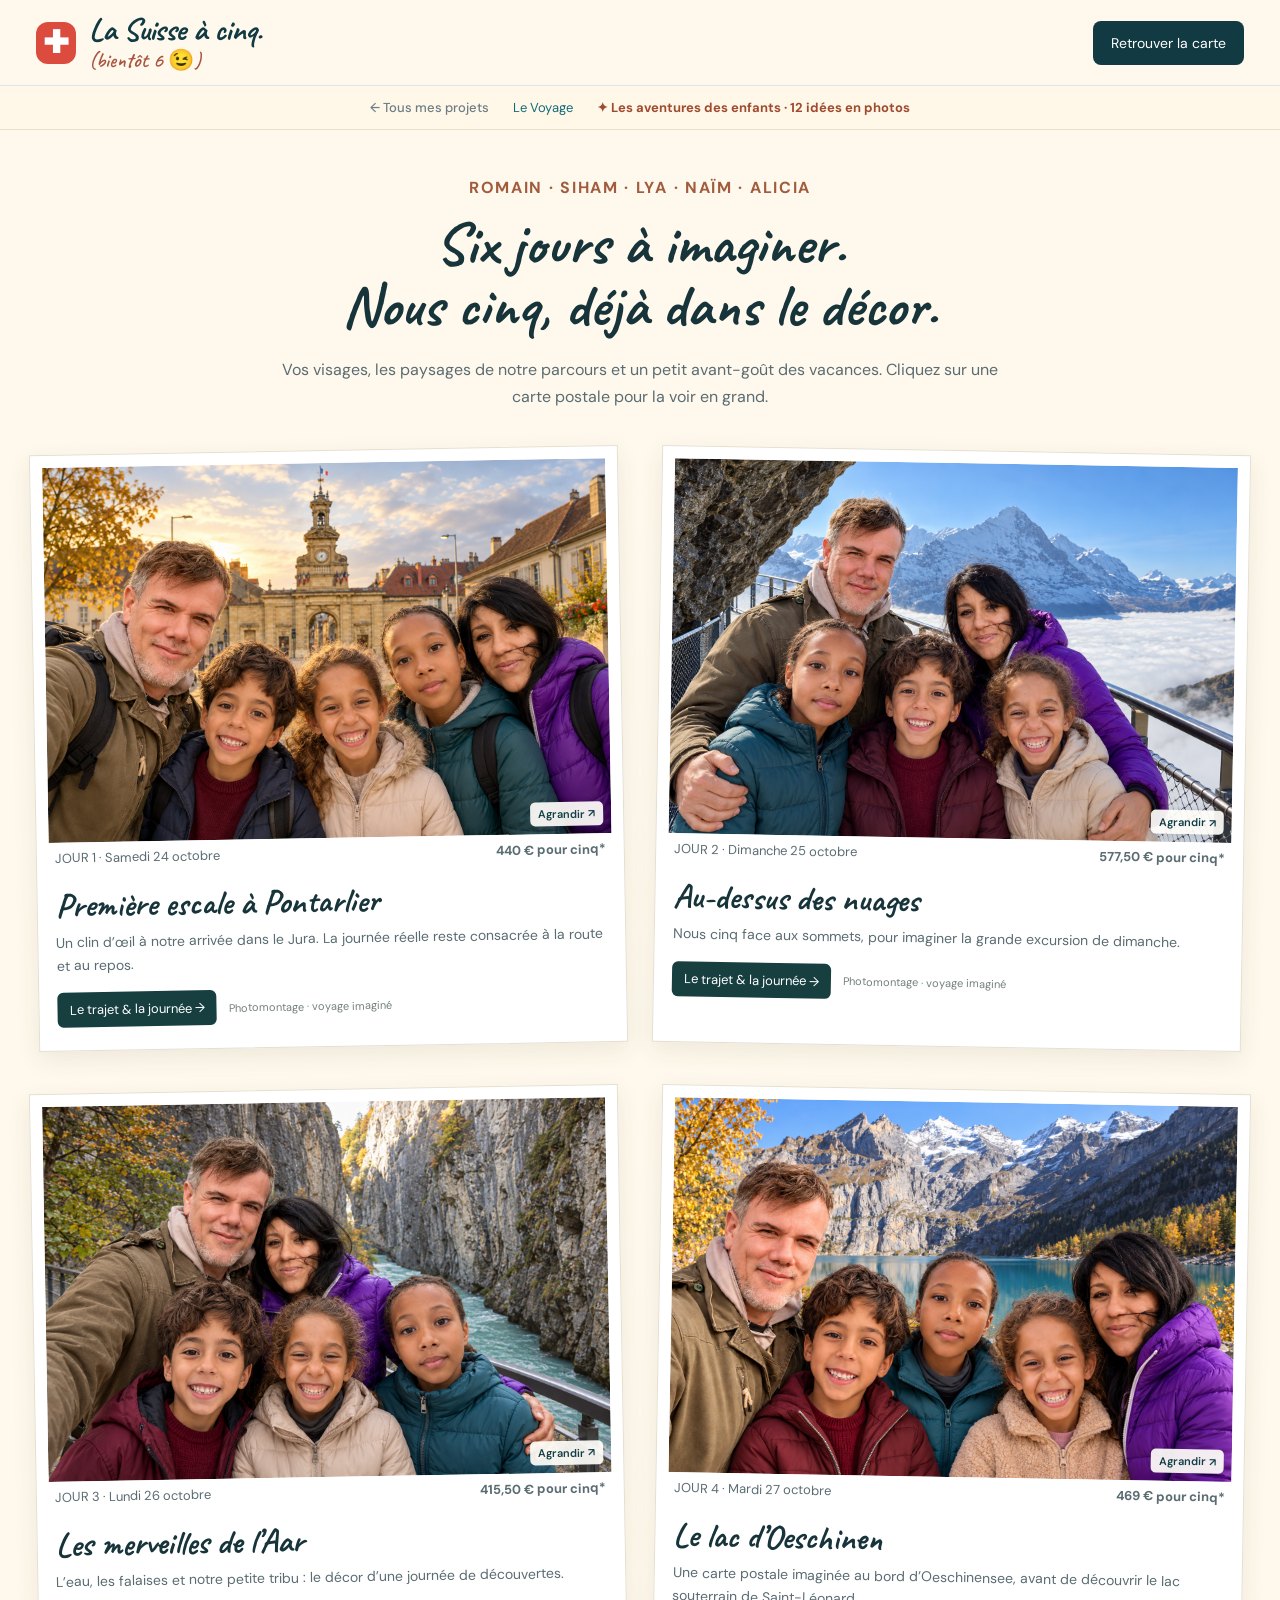
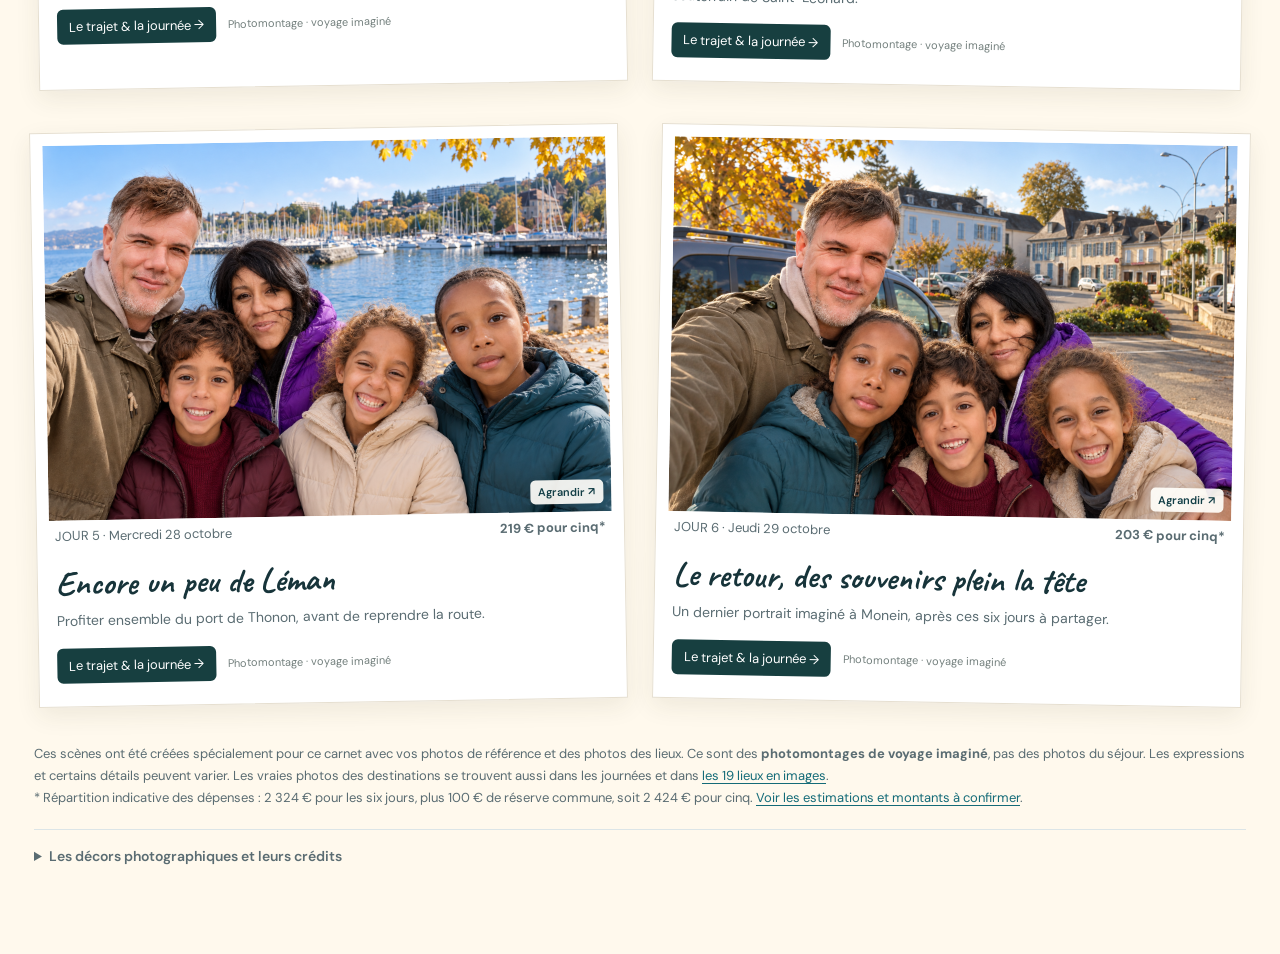
<file: album.html>
<!doctype html><html lang="fr"><head><meta charset="utf-8"><meta name="viewport" content="width=device-width,initial-scale=1"><meta name="robots" content="noindex,nofollow"><title>Nos six cartes postales · La Suisse à cinq</title><link rel="stylesheet" href="style.css"><link rel="stylesheet" href="guide.css"><link rel="stylesheet" href="vacances.css?v=bientot-six-20261009"><script defer src="vacances.js?v=enfants-20261009"></script></head><body><header class="guide-header"><a class="guide-brand" href="index.html"><span class="swiss-cross" aria-hidden="true">✚</span><span>La Suisse à cinq.<span class="soon-six">(bientôt 6 😉)</span></span></a><a class="back-map" href="index.html">Retrouver la carte</a></header><nav class="kids-crossnav" aria-label="Découvertes en famille"><a class="home-projects" href="https://esperidad-tech.github.io/">← Tous mes projets</a><a href="voyage.html">Le Voyage</a><a href="activites-enfants.html">✦ Les aventures des enfants · 12 idées en photos</a></nav><main class="album-layout"><div class="album-intro"><p class="eyebrow">ROMAIN · SIHAM · LYA · NAÏM · ALICIA</p><h1>Six jours à imaginer.<br>Nous cinq, déjà dans le décor.</h1><p>Vos visages, les paysages de notre parcours et un petit avant-goût des vacances. Cliquez sur une carte postale pour la voir en grand.</p></div><div class="album-grid"><article class="album-card" id="jour-1"><button class="montage-preview" data-full-image="photos/montages/jour-1.png" data-image-title="Jour 1 · Première escale à Pontarlier" aria-label="Agrandir le montage du jour 1"><img src="photos/montages/jour-1.png" alt="Photomontage de Romain, Siham, Lya, Naïm et Alicia · Première escale à Pontarlier" loading="lazy" decoding="async"><span class="enlarge-label">Agrandir ↗</span></button><div class="album-meta"><span>JOUR 1 · Samedi 24 octobre</span><strong>440 € pour cinq*</strong></div><h2>Première escale à Pontarlier</h2><p>Un clin d’œil à notre arrivée dans le Jura. La journée réelle reste consacrée à la route et au repos.</p><div class="album-actions"><a href="index.html?day=1">Le trajet & la journée →</a><span>Photomontage · voyage imaginé</span></div></article><article class="album-card" id="jour-2"><button class="montage-preview" data-full-image="photos/montages/jour-2.png" data-image-title="Jour 2 · Au-dessus des nuages" aria-label="Agrandir le montage du jour 2"><img src="photos/montages/jour-2.png" alt="Photomontage de Romain, Siham, Lya, Naïm et Alicia · Au-dessus des nuages" loading="lazy" decoding="async"><span class="enlarge-label">Agrandir ↗</span></button><div class="album-meta"><span>JOUR 2 · Dimanche 25 octobre</span><strong>577,50 € pour cinq*</strong></div><h2>Au-dessus des nuages</h2><p>Nous cinq face aux sommets, pour imaginer la grande excursion de dimanche.</p><div class="album-actions"><a href="index.html?day=2">Le trajet & la journée →</a><span>Photomontage · voyage imaginé</span></div></article><article class="album-card" id="jour-3"><button class="montage-preview" data-full-image="photos/montages/jour-3.png" data-image-title="Jour 3 · Les merveilles de l’Aar" aria-label="Agrandir le montage du jour 3"><img src="photos/montages/jour-3.png" alt="Photomontage de Romain, Siham, Lya, Naïm et Alicia · Les merveilles de l’Aar" loading="lazy" decoding="async"><span class="enlarge-label">Agrandir ↗</span></button><div class="album-meta"><span>JOUR 3 · Lundi 26 octobre</span><strong>415,50 € pour cinq*</strong></div><h2>Les merveilles de l’Aar</h2><p>L’eau, les falaises et notre petite tribu : le décor d’une journée de découvertes.</p><div class="album-actions"><a href="index.html?day=3">Le trajet & la journée →</a><span>Photomontage · voyage imaginé</span></div></article><article class="album-card" id="jour-4"><button class="montage-preview" data-full-image="photos/montages/jour-4-oeschinensee.png" data-image-title="Jour 4 · Le lac d’Oeschinen" aria-label="Agrandir le montage du jour 4"><img src="photos/montages/jour-4-oeschinensee.png" alt="Photomontage de Romain, Siham, Lya, Naïm et Alicia · Le lac d’Oeschinen" loading="lazy" decoding="async"><span class="enlarge-label">Agrandir ↗</span></button><div class="album-meta"><span>JOUR 4 · Mardi 27 octobre</span><strong>469 € pour cinq*</strong></div><h2>Le lac d’Oeschinen</h2><p>Une carte postale imaginée au bord d’Oeschinensee, avant de découvrir le lac souterrain de Saint-Léonard.</p><div class="album-actions"><a href="index.html?day=4">Le trajet & la journée →</a><span>Photomontage · voyage imaginé</span></div></article><article class="album-card" id="jour-5"><button class="montage-preview" data-full-image="photos/montages/jour-5.png" data-image-title="Jour 5 · Encore un peu de Léman" aria-label="Agrandir le montage du jour 5"><img src="photos/montages/jour-5.png" alt="Photomontage de Romain, Siham, Lya, Naïm et Alicia · Encore un peu de Léman" loading="lazy" decoding="async"><span class="enlarge-label">Agrandir ↗</span></button><div class="album-meta"><span>JOUR 5 · Mercredi 28 octobre</span><strong>219 € pour cinq*</strong></div><h2>Encore un peu de Léman</h2><p>Profiter ensemble du port de Thonon, avant de reprendre la route.</p><div class="album-actions"><a href="index.html?day=5">Le trajet & la journée →</a><span>Photomontage · voyage imaginé</span></div></article><article class="album-card" id="jour-6"><button class="montage-preview" data-full-image="photos/montages/jour-6.png" data-image-title="Jour 6 · Le retour, des souvenirs plein la tête" aria-label="Agrandir le montage du jour 6"><img src="photos/montages/jour-6.png" alt="Photomontage de Romain, Siham, Lya, Naïm et Alicia · Le retour, des souvenirs plein la tête" loading="lazy" decoding="async"><span class="enlarge-label">Agrandir ↗</span></button><div class="album-meta"><span>JOUR 6 · Jeudi 29 octobre</span><strong>203 € pour cinq*</strong></div><h2>Le retour, des souvenirs plein la tête</h2><p>Un dernier portrait imaginé à Monein, après ces six jours à partager.</p><div class="album-actions"><a href="index.html?day=6">Le trajet & la journée →</a><span>Photomontage · voyage imaginé</span></div></article></div><footer class="album-footer"><p>Ces scènes ont été créées spécialement pour ce carnet avec vos photos de référence et des photos des lieux. Ce sont des <strong>photomontages de voyage imaginé</strong>, pas des photos du séjour. Les expressions et certains détails peuvent varier. Les vraies photos des destinations se trouvent aussi dans les journées et dans <a href="guide.html#envies">les 19 lieux en images</a>.</p><p>* Répartition indicative des dépenses : 2 324 € pour les six jours, plus 100 € de réserve commune, soit 2 424 € pour cinq. <a href="guide.html#confirmer">Voir les estimations et montants à confirmer</a>.</p><details><summary>Les décors photographiques et leurs crédits</summary><p>Jour 1 — décor adapté : <a href="https://commons.wikimedia.org/wiki/File:Pontarlier,_la_porte_Saint-Pierre.jpg" target="_blank" rel="noopener noreferrer">Photo : SteveK</a> · <a href="https://creativecommons.org/licenses/by-sa/4.0" target="_blank" rel="noopener noreferrer">CC BY-SA 4.0</a>. Affichage recadré.</p><p>Jour 2 — décor adapté : <a href="https://commons.wikimedia.org/wiki/File:First_Cliff_Walk_Steg.jpg" target="_blank" rel="noopener noreferrer">Photo : Blanky75</a> · <a href="https://creativecommons.org/licenses/by-sa/4.0" target="_blank" rel="noopener noreferrer">CC BY-SA 4.0</a>. Affichage recadré.</p><p>Jour 3 — décor adapté : <a href="https://commons.wikimedia.org/wiki/File:Aareschlucht.jpg" target="_blank" rel="noopener noreferrer">Photo : NielsB at Dutch Wikipedia</a> · <a href="http://creativecommons.org/licenses/by-sa/3.0/" target="_blank" rel="noopener noreferrer">CC BY-SA 3.0</a>. Affichage recadré.</p><p>Jour 4 — décor adapté : <a href="https://commons.wikimedia.org/wiki/File:Oeschinensee_0437.jpg" target="_blank" rel="noopener noreferrer">Photo : Martin Thurnherr</a> · <a href="https://creativecommons.org/licenses/by-sa/4.0" target="_blank" rel="noopener noreferrer">CC BY-SA 4.0</a>. Photomontage adapté.</p><p>Jour 5 — décor adapté : <a href="https://commons.wikimedia.org/wiki/File:Port_de_Rives_de_Thonon-les-Bains_(automne_2021).JPG" target="_blank" rel="noopener noreferrer">Photo : Florian Pépellin</a> · <a href="https://creativecommons.org/licenses/by-sa/4.0" target="_blank" rel="noopener noreferrer">CC BY-SA 4.0</a>. Affichage recadré.</p><p>Jour 6 — décor adapté : <a href="https://commons.wikimedia.org/wiki/File:Monein_001.JPG" target="_blank" rel="noopener noreferrer">Photo : Jean Michel Etchecolonea</a> · <a href="https://creativecommons.org/licenses/by-sa/3.0" target="_blank" rel="noopener noreferrer">CC BY-SA 3.0</a>. Affichage recadré.</p><p>Photos de famille : collection personnelle fournie pour ce carnet. Portraits détourés et scènes composées avec l’outil intégré de création d’images. Adaptations des décors indiquées ci-dessus ; licences des sources accessibles sur chaque lien.</p></details></footer></main></body></html>
</file>
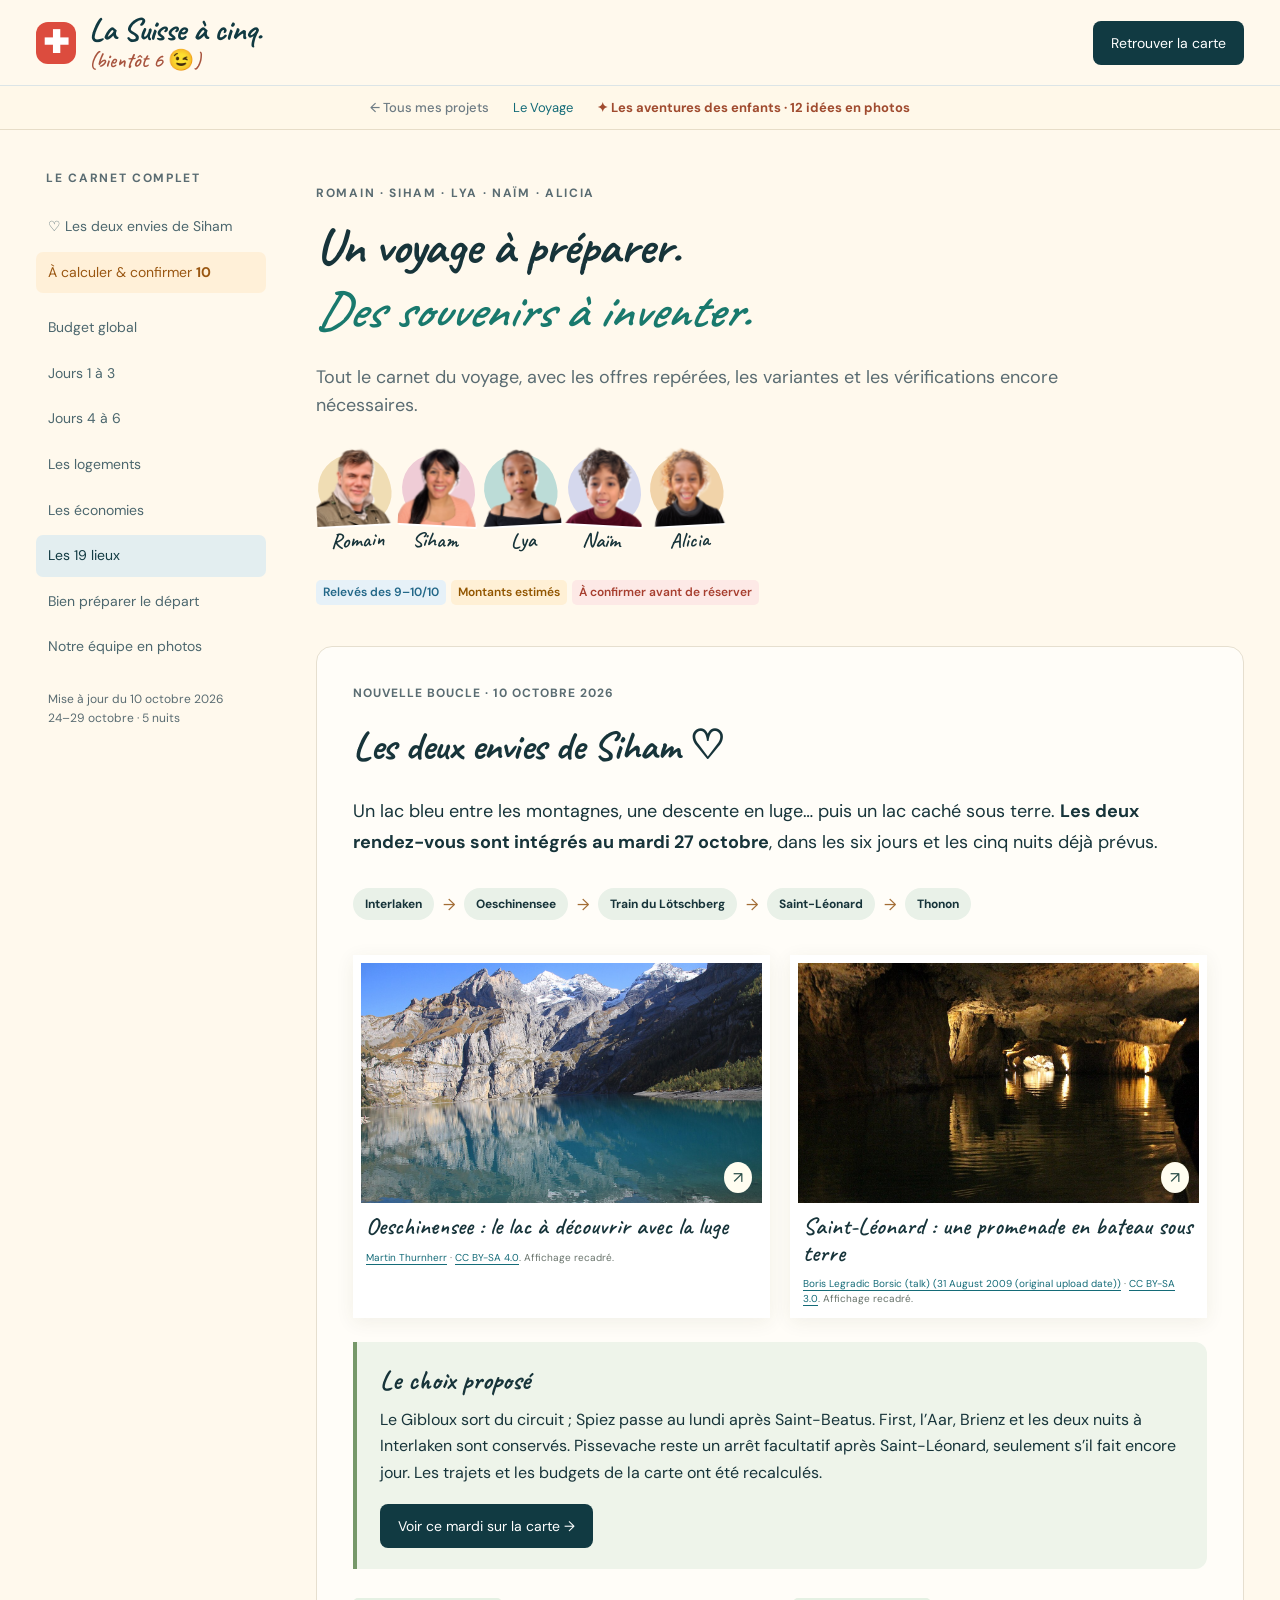
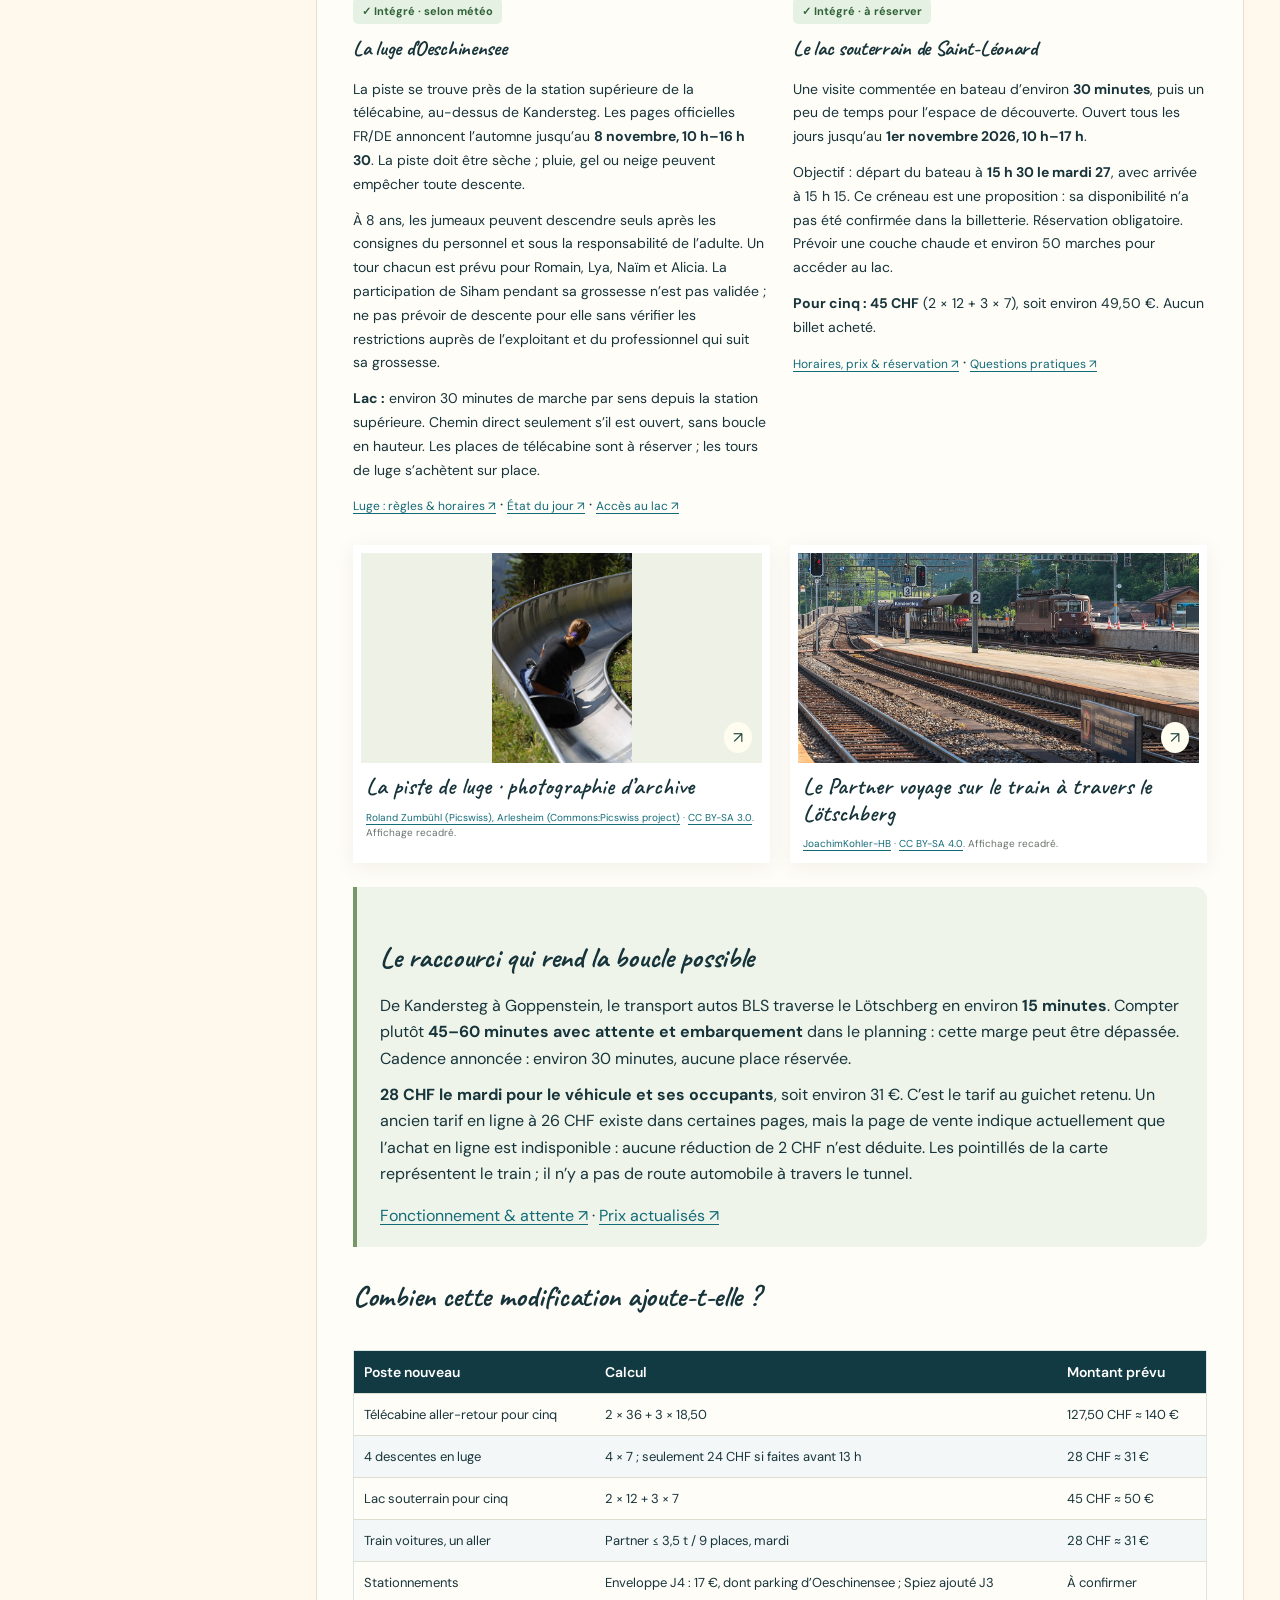
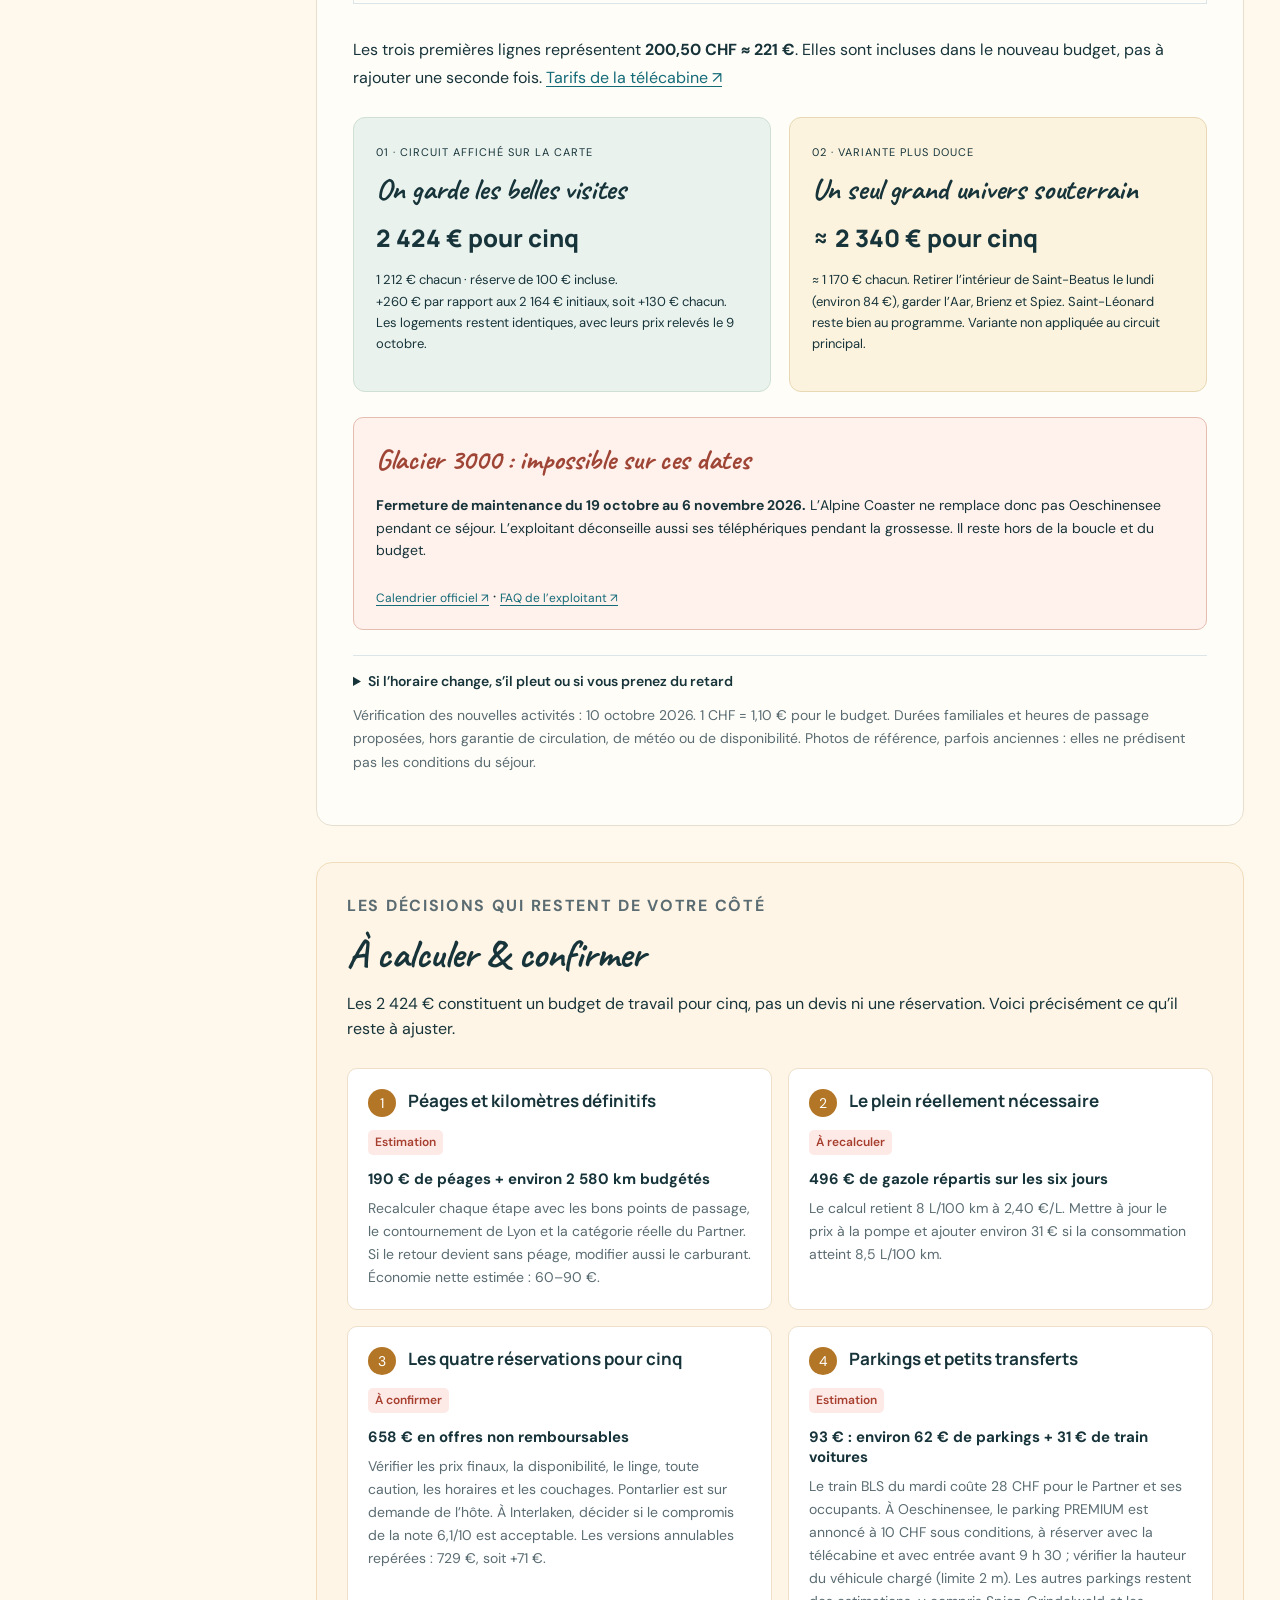
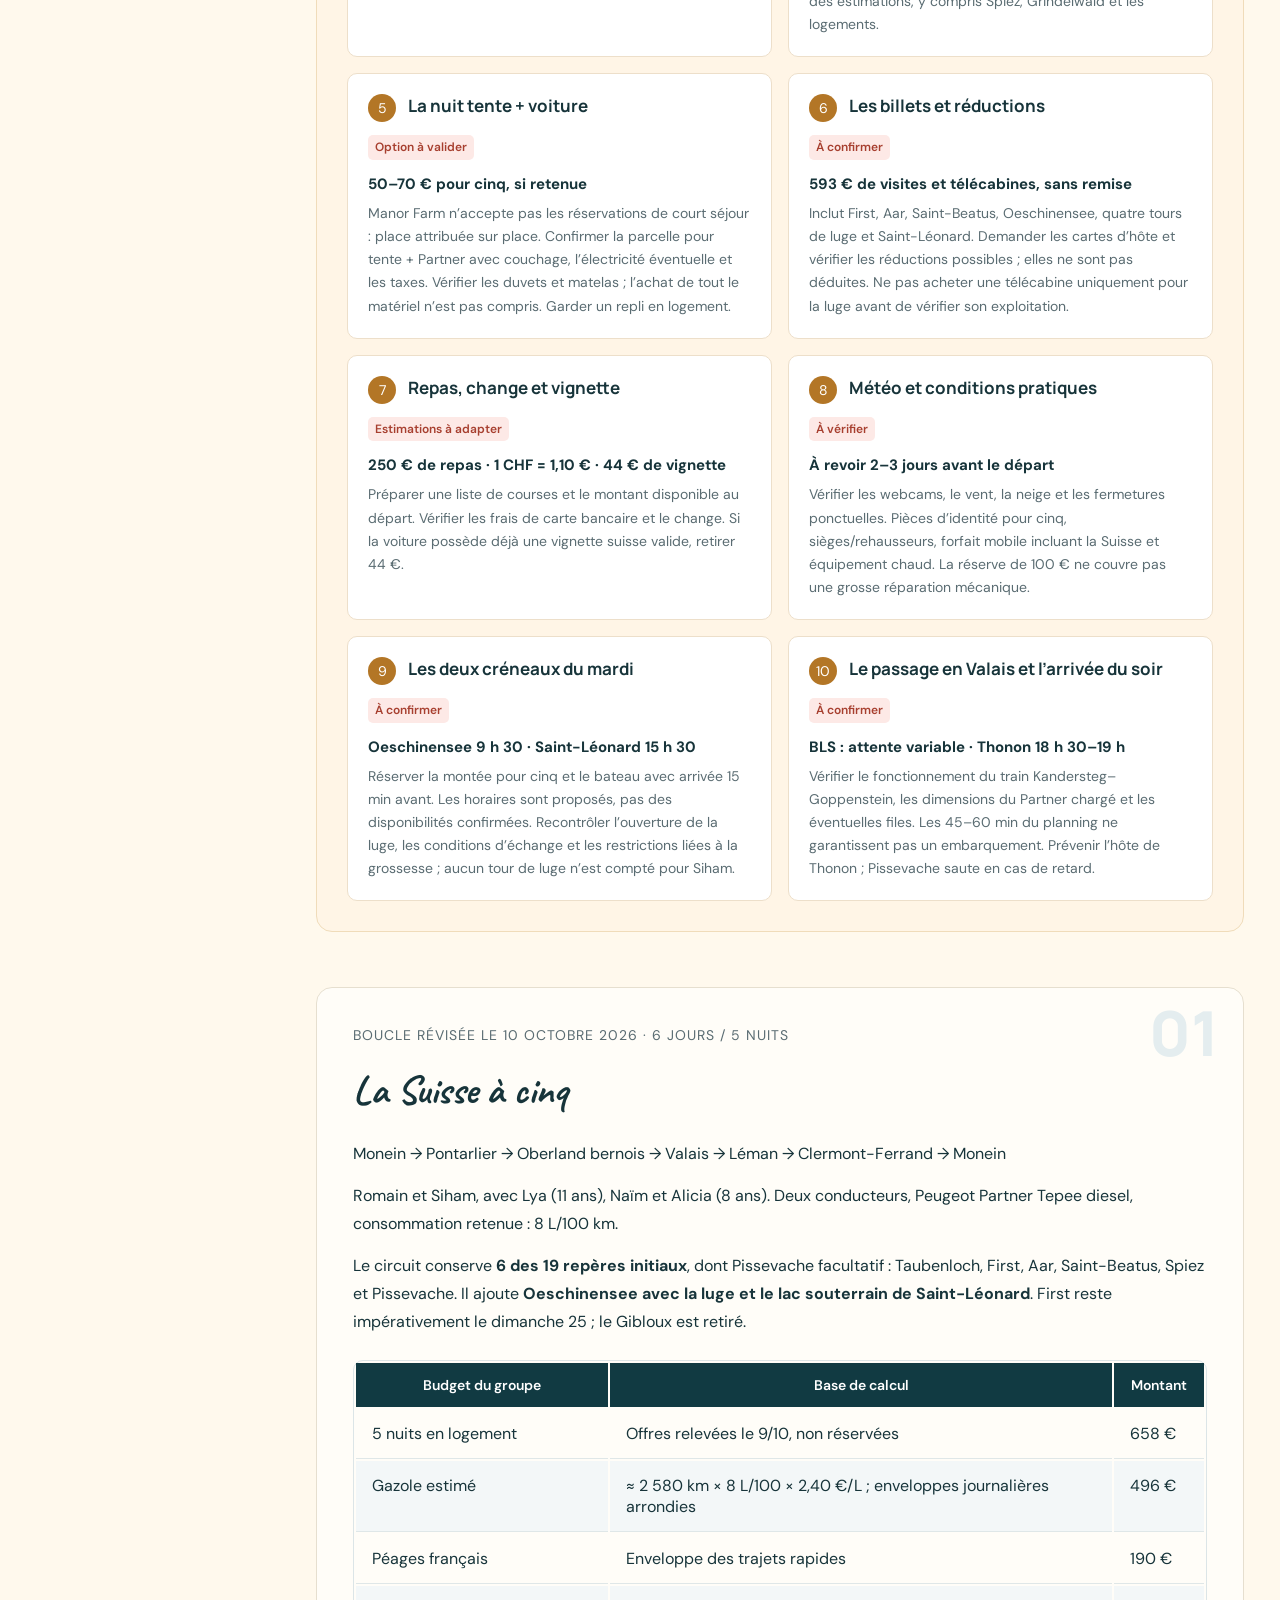
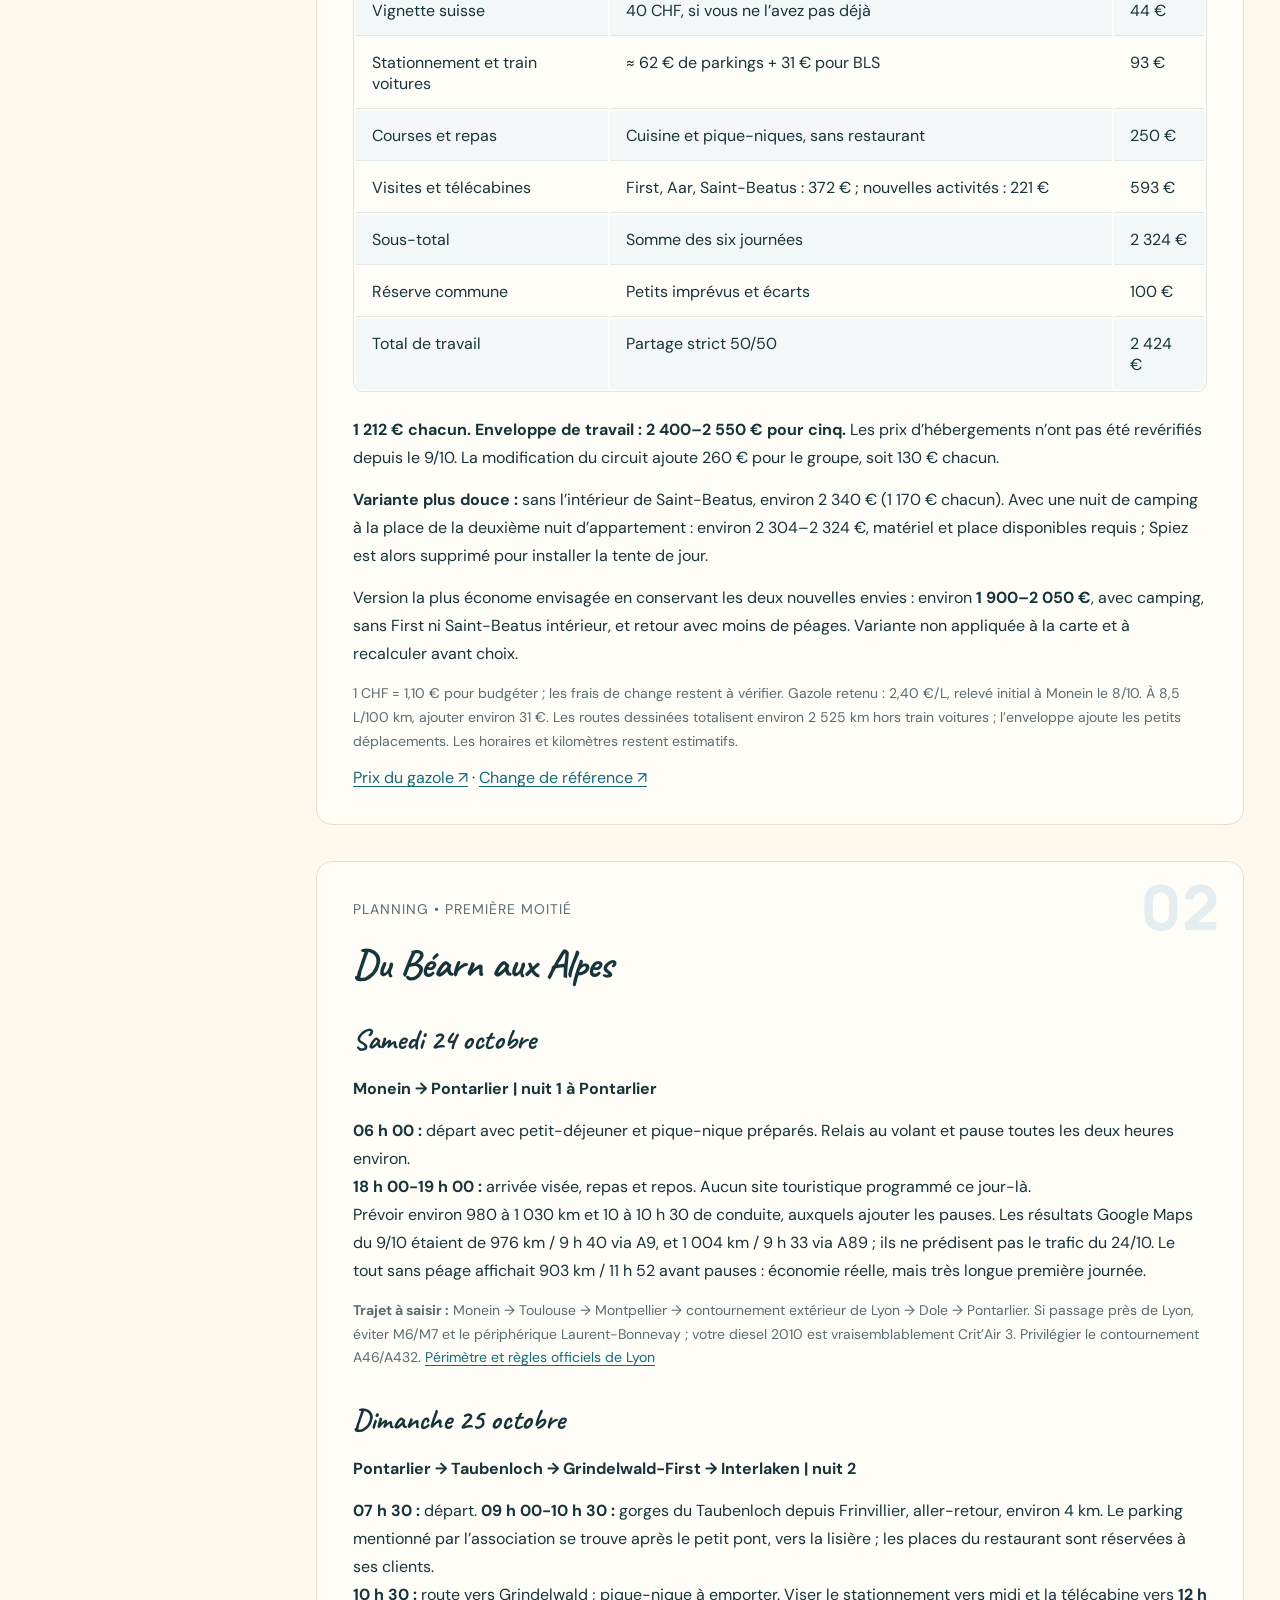
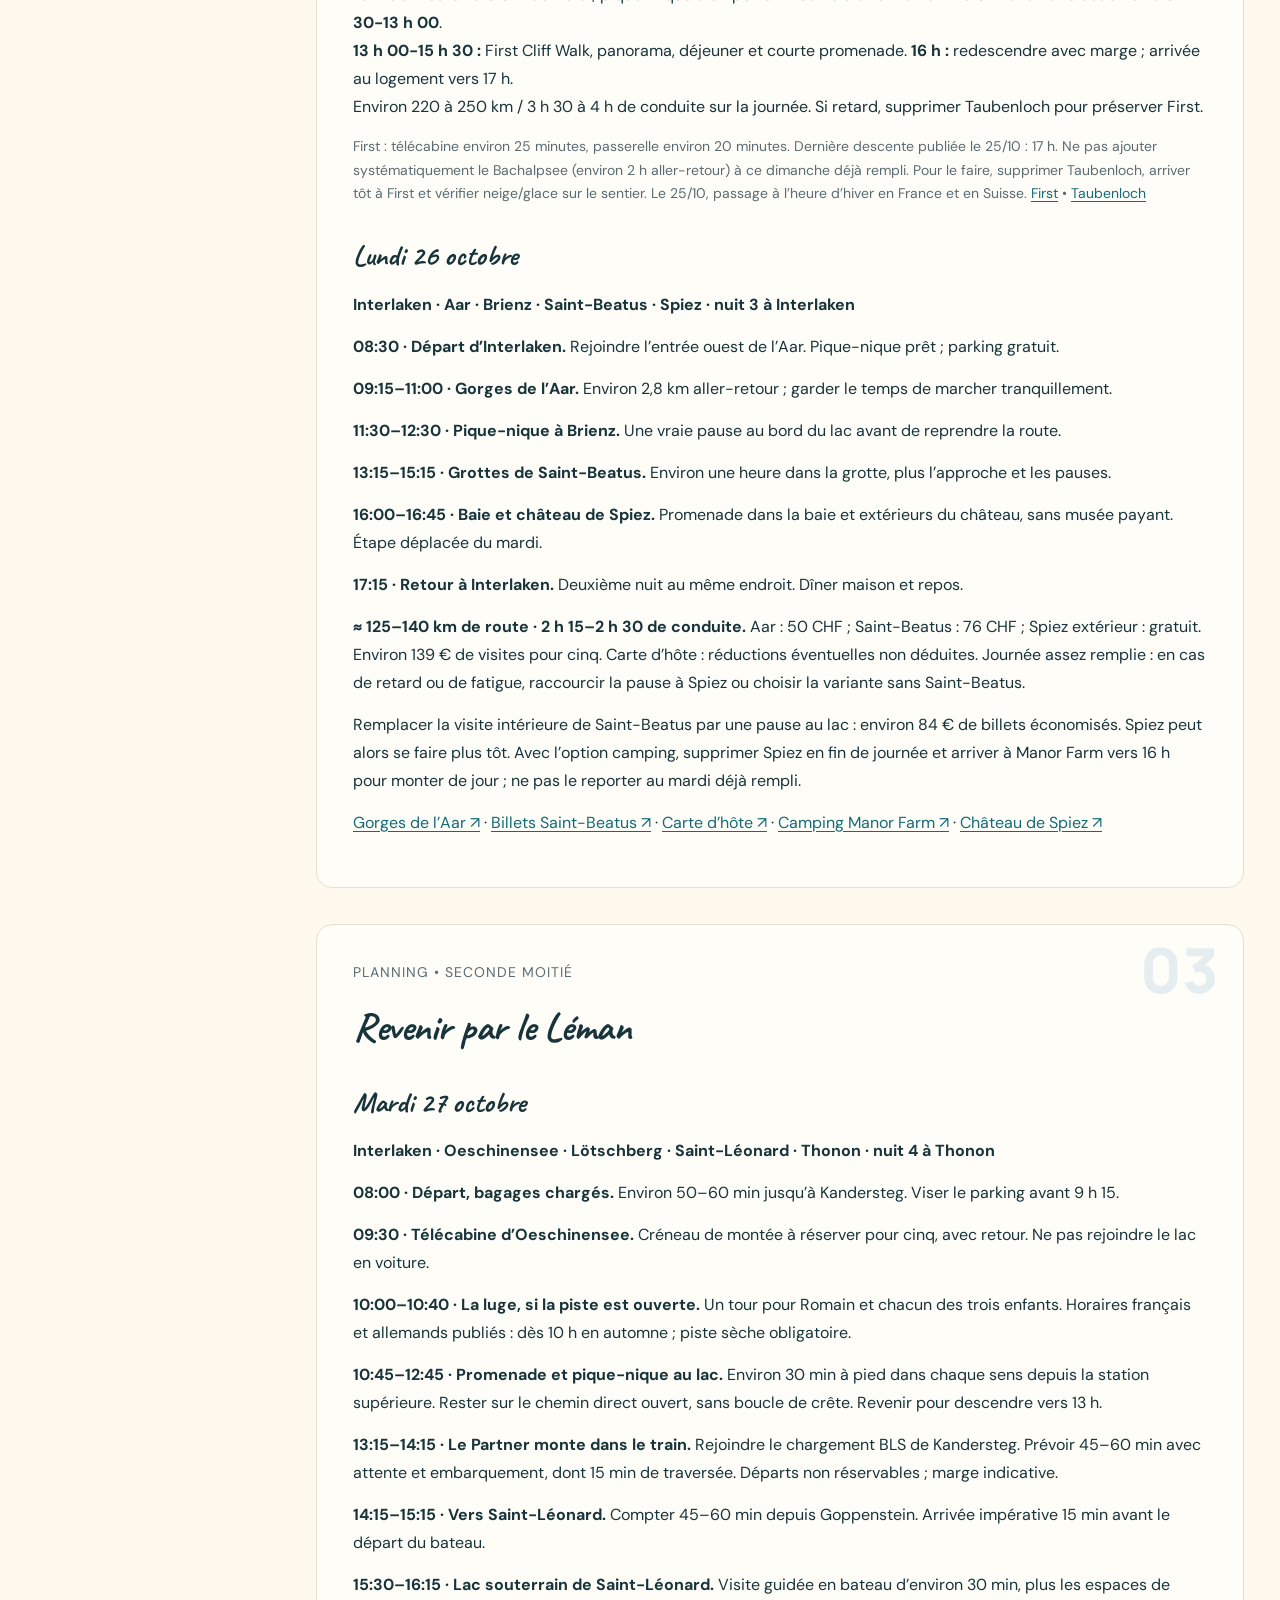
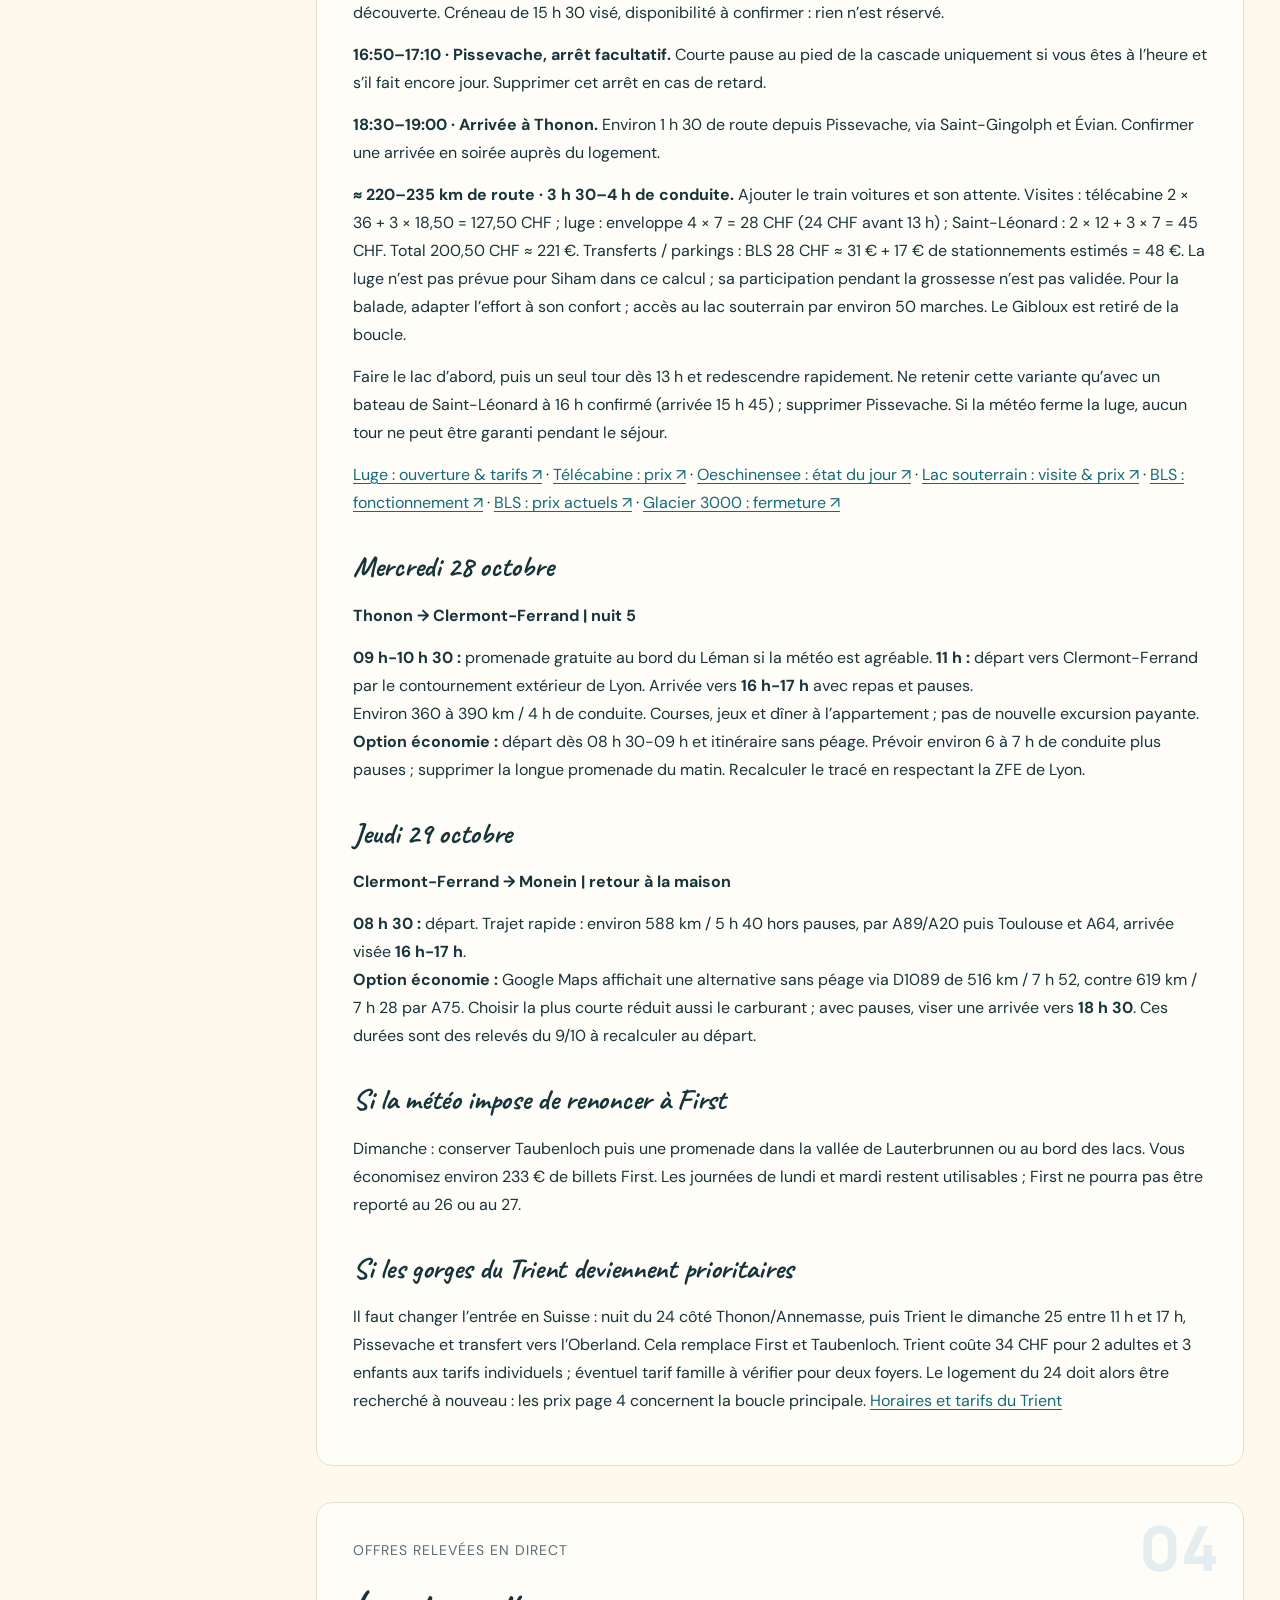
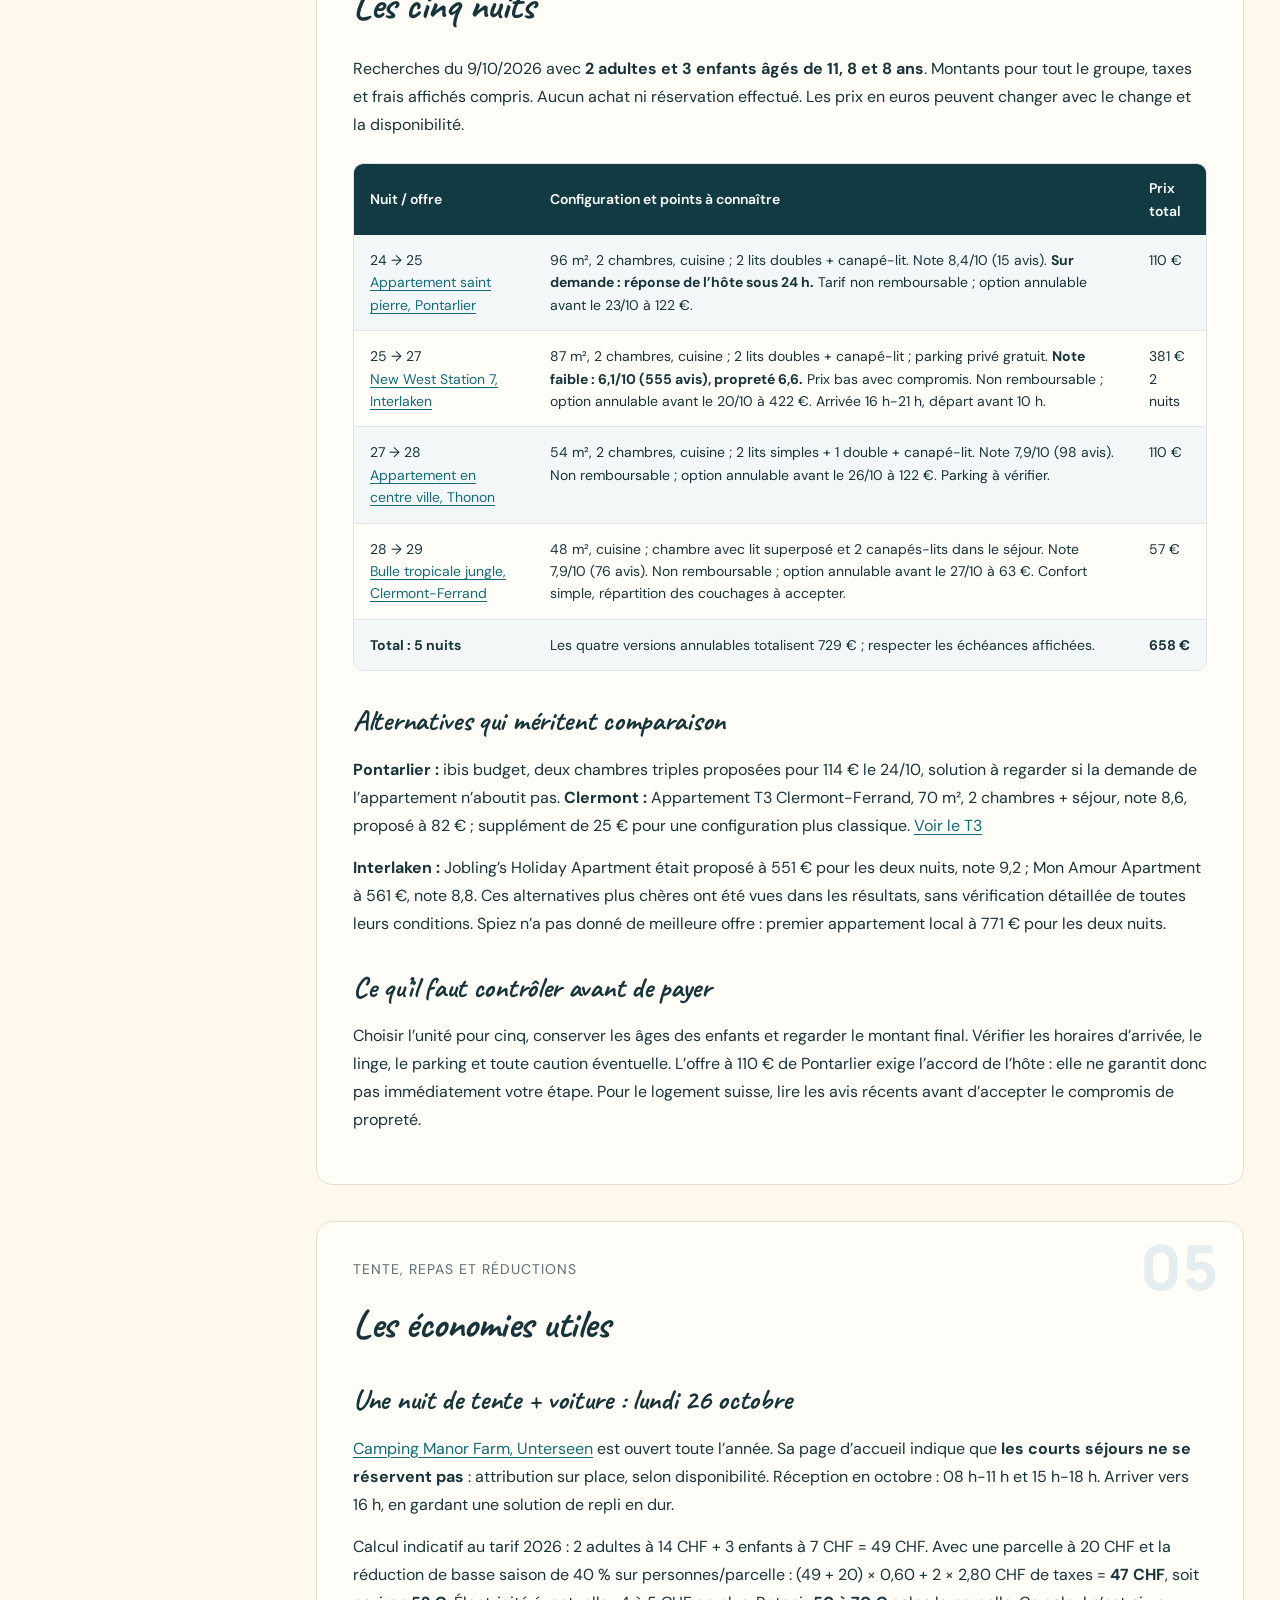
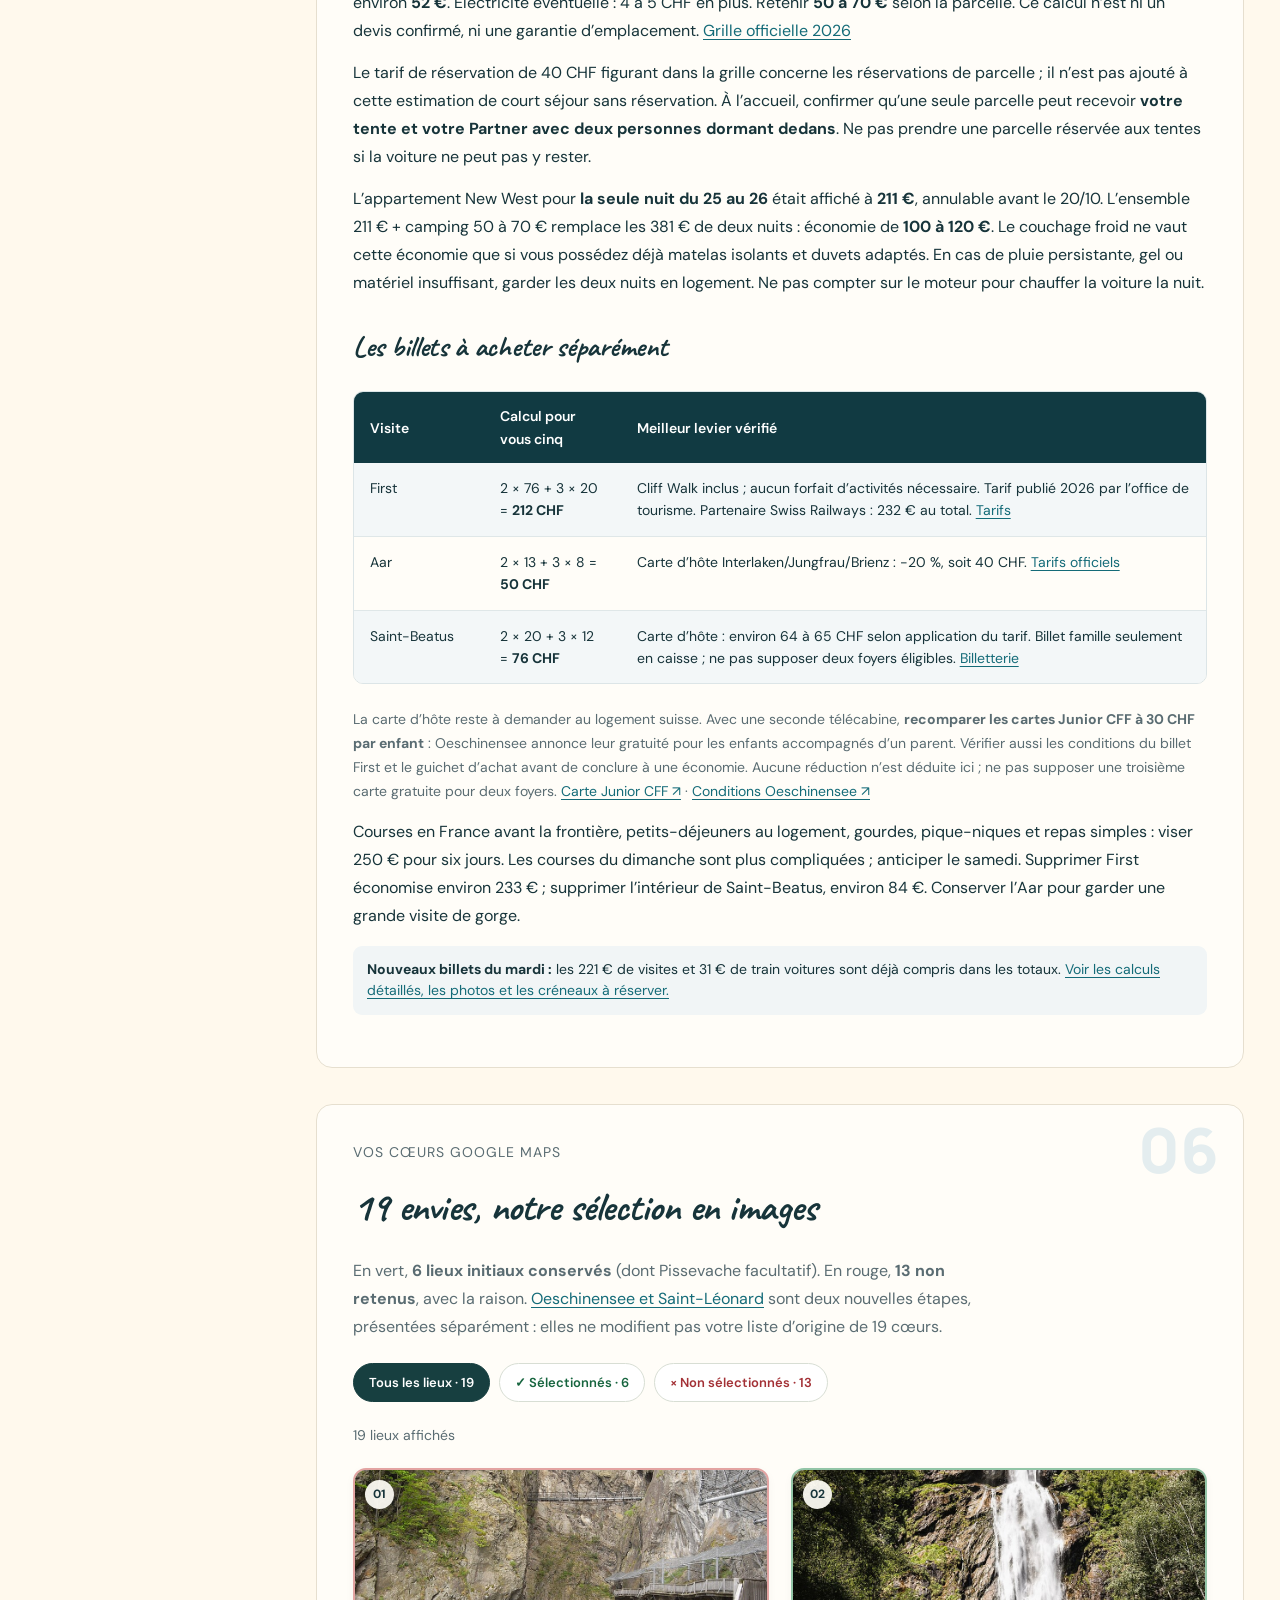
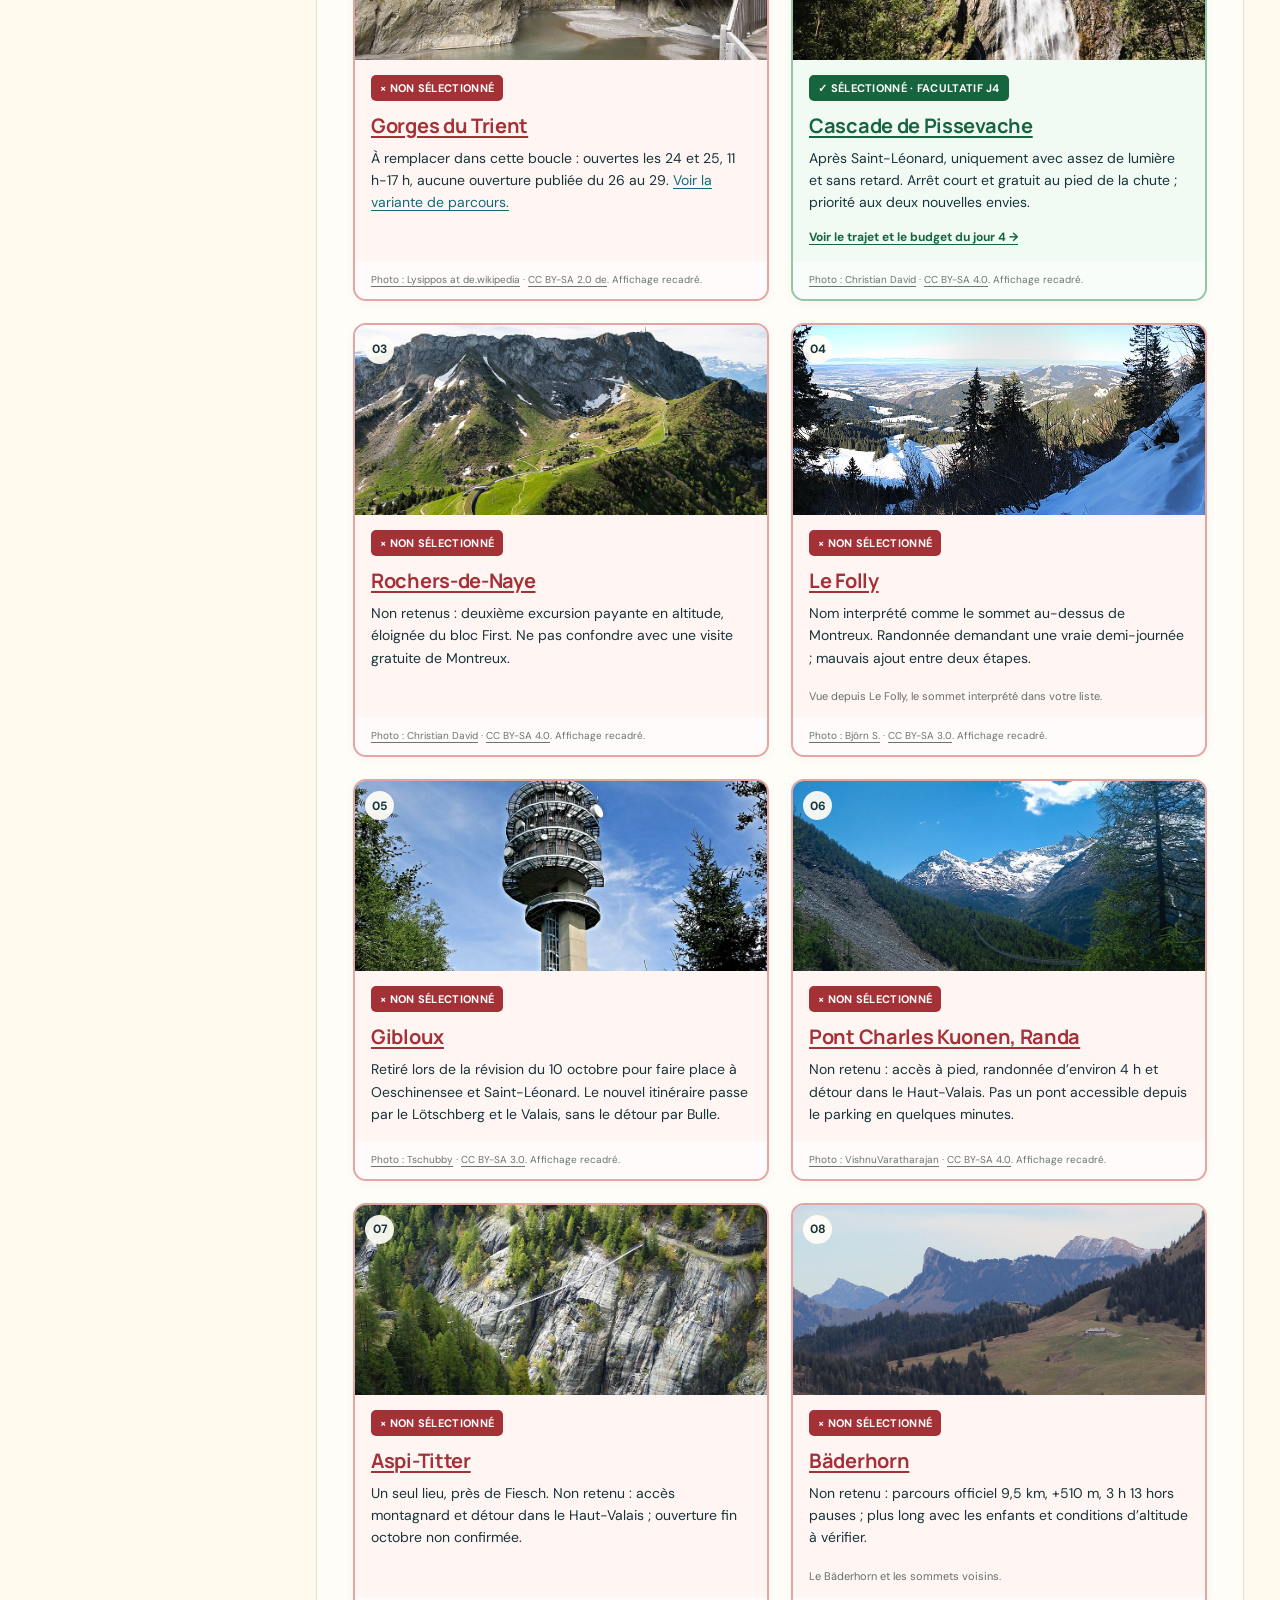
<file: guide.html>
<!doctype html>
<html lang="fr"><head><meta charset="utf-8"><meta name="viewport" content="width=device-width,initial-scale=1"><meta name="robots" content="noindex,nofollow"><title>Le carnet complet · La Suisse à cinq</title><link rel="stylesheet" href="style.css"><link rel="stylesheet" href="guide.css"><link rel="stylesheet" href="vacances.css?v=priorites-20261010"></head><body><header class="guide-header"><a class="guide-brand" href="index.html"><span class="swiss-cross" aria-hidden="true">✚</span><span>La Suisse à cinq.<span class="soon-six">(bientôt 6 😉)</span></span></a><a class="back-map" href="index.html">Retrouver la carte</a></header><nav class="kids-crossnav" aria-label="Découvertes en famille"><a class="home-projects" href="https://esperidad-tech.github.io/">← Tous mes projets</a><a href="voyage.html">Le Voyage</a><a href="activites-enfants.html">✦ Les aventures des enfants · 12 idées en photos</a></nav><div class="guide-layout"><nav class="guide-toc" aria-label="Sommaire du carnet"><p class="eyebrow">Le carnet complet</p><a href="#priorites">♡ Les deux envies de Siham</a><a class="pending-link" href="#confirmer">À calculer &amp; confirmer <span>10</span></a><a href="#budget">Budget global</a><a href="#aller">Jours 1 à 3</a><a href="#retour">Jours 4 à 6</a><a href="#logements">Les logements</a><a href="#economies">Les économies</a><a href="#envies">Les 19 lieux</a><a href="#conseils">Bien préparer le départ</a><a href="index.html?view=crew">Notre équipe en photos</a><p class="fine">Mise à jour du 10 octobre 2026<br>24–29 octobre · 5 nuits</p></nav><main class="guide-content"><section class="guide-intro"><p class="eyebrow">Romain · Siham · Lya · Naïm · Alicia</p><h1>Un voyage à préparer.<br><em>Des souvenirs à inventer.</em></h1><p>Tout le carnet du voyage, avec les offres repérées, les variantes et les vérifications encore nécessaires.</p><div class="mini-family" aria-label="Nos cinq voyageurs"><span class="family-person"><img src="photos/portraits/romain.png" alt="Portrait détouré de Romain" loading="lazy"><span>Romain</span></span><span class="family-person"><img src="photos/portraits/siham.png" alt="Portrait détouré de Siham" loading="lazy"><span>Siham</span></span><span class="family-person"><img src="photos/portraits/lya.png" alt="Portrait détouré de Lya" loading="lazy"><span>Lya</span></span><span class="family-person"><img src="photos/portraits/naim.png" alt="Portrait détouré de Naïm" loading="lazy"><span>Naïm</span></span><span class="family-person"><img src="photos/portraits/alicia.png" alt="Portrait détouré de Alicia" loading="lazy"><span>Alicia</span></span></div><div class="status-legend"><span class="status-badge observed">Relevés des 9–10/10</span><span class="status-badge estimate">Montants estimés</span><span class="status-badge pending">À confirmer avant de réserver</span></div></section><section class="book-section priority-section" id="priorites"><p class="eyebrow">Nouvelle boucle · 10 octobre 2026</p><h2>Les deux envies de Siham ♡</h2><p class="priority-lead">Un lac bleu entre les montagnes, une descente en luge… puis un lac caché sous terre. <b>Les deux rendez-vous sont intégrés au mardi 27 octobre</b>, dans les six jours et les cinq nuits déjà prévus.</p>
<div class="priority-route"><span>Interlaken</span><i>→</i><span>Oeschinensee</span><i>→</i><span>Train du Lötschberg</span><i>→</i><span>Saint-Léonard</span><i>→</i><span>Thonon</span></div>
<div class="priority-photo-pair"><figure class="priority-photo"><button data-full-image="photos/lieux/oeschinensee.jpg" data-image-title="Oeschinensee : le lac à découvrir avec la luge" data-image-note="Photographie de référence : Martin Thurnherr · CC BY-SA 4.0. Les conditions de fin octobre peuvent être différentes." aria-label="Agrandir : Oeschinensee : le lac à découvrir avec la luge"><img src="photos/lieux/oeschinensee.jpg" alt="Oeschinensee : le lac à découvrir avec la luge" loading="lazy"><span>↗</span></button><figcaption>Oeschinensee : le lac à découvrir avec la luge<small><a href="https://commons.wikimedia.org/wiki/File:Oeschinensee_0437.jpg" target="_blank" rel="noopener noreferrer">Martin Thurnherr</a> · <a href="https://creativecommons.org/licenses/by-sa/4.0" target="_blank" rel="noopener noreferrer">CC BY-SA 4.0</a>. Affichage recadré.</small></figcaption></figure><figure class="priority-photo"><button data-full-image="photos/lieux/saint-leonard-bateau.jpg" data-image-title="Saint-Léonard : une promenade en bateau sous terre" data-image-note="Photographie de référence : Boris Legradic Borsic (talk)

(31 August 2009 (original upload date)) · CC BY-SA 3.0. Les conditions de fin octobre peuvent être différentes." aria-label="Agrandir : Saint-Léonard : une promenade en bateau sous terre"><img src="photos/lieux/saint-leonard-bateau.jpg" alt="Saint-Léonard : une promenade en bateau sous terre" loading="lazy"><span>↗</span></button><figcaption>Saint-Léonard : une promenade en bateau sous terre<small><a href="https://commons.wikimedia.org/wiki/File:St_Leonard_lake.jpg" target="_blank" rel="noopener noreferrer">Boris Legradic Borsic (talk)

(31 August 2009 (original upload date))</a> · <a href="https://creativecommons.org/licenses/by-sa/3.0" target="_blank" rel="noopener noreferrer">CC BY-SA 3.0</a>. Affichage recadré.</small></figcaption></figure></div>
<div class="priority-choice"><b>Le choix proposé</b><p>Le Gibloux sort du circuit ; Spiez passe au lundi après Saint-Beatus. First, l’Aar, Brienz et les deux nuits à Interlaken sont conservés. Pissevache reste un arrêt facultatif après Saint-Léonard, seulement s’il fait encore jour. Les trajets et les budgets de la carte ont été recalculés.</p><a class="back-map" href="index.html?day=4">Voir ce mardi sur la carte →</a></div>
<div class="priority-facts-grid"><article><span class="priority-status">✓ Intégré · selon météo</span><h3>La luge d’Oeschinensee</h3><p>La piste se trouve près de la station supérieure de la télécabine, au-dessus de Kandersteg. Les pages officielles FR/DE annoncent l’automne jusqu’au <b>8 novembre, 10 h–16 h 30</b>. La piste doit être sèche ; pluie, gel ou neige peuvent empêcher toute descente.</p><p>À 8 ans, les jumeaux peuvent descendre seuls après les consignes du personnel et sous la responsabilité de l’adulte. Un tour chacun est prévu pour Romain, Lya, Naïm et Alicia. La participation de Siham pendant sa grossesse n’est pas validée ; ne pas prévoir de descente pour elle sans vérifier les restrictions auprès de l’exploitant et du professionnel qui suit sa grossesse.</p><p><b>Lac :</b> environ 30 minutes de marche par sens depuis la station supérieure. Chemin direct seulement s’il est ouvert, sans boucle en hauteur. Les places de télécabine sont à réserver ; les tours de luge s’achètent sur place.</p><a href="https://www.oeschinensee.ch/fr/rodelbahn/" target="_blank" rel="noopener noreferrer">Luge : règles &amp; horaires ↗</a> · <a href="https://www.oeschinensee.ch/fr/live/" target="_blank" rel="noopener noreferrer">État du jour ↗</a> · <a href="https://www.oeschinensee.ch/fr/faq/" target="_blank" rel="noopener noreferrer">Accès au lac ↗</a></article>
<article><span class="priority-status">✓ Intégré · à réserver</span><h3>Le lac souterrain de Saint-Léonard</h3><p>Une visite commentée en bateau d’environ <b>30 minutes</b>, puis un peu de temps pour l’espace de découverte. Ouvert tous les jours jusqu’au <b>1er novembre 2026, 10 h–17 h</b>.</p><p>Objectif : départ du bateau à <b>15 h 30 le mardi 27</b>, avec arrivée à 15 h 15. Ce créneau est une proposition : sa disponibilité n’a pas été confirmée dans la billetterie. Réservation obligatoire. Prévoir une couche chaude et environ 50 marches pour accéder au lac.</p><p><b>Pour cinq : 45 CHF</b> (2 × 12 + 3 × 7), soit environ 49,50 €. Aucun billet acheté.</p><a href="https://lac-souterrain.com/horaires-tarifs/" target="_blank" rel="noopener noreferrer">Horaires, prix &amp; réservation ↗</a> · <a href="https://lac-souterrain.com/faq/" target="_blank" rel="noopener noreferrer">Questions pratiques ↗</a></article></div>
<div class="priority-photo-pair priority-small-photos"><figure class="priority-photo"><button data-full-image="photos/lieux/oeschinen-luge.jpg" data-image-title="La piste de luge · photographie d’archive" data-image-note="Photographie de référence : Roland Zumbühl (Picswiss), Arlesheim (Commons:Picswiss project) · CC BY-SA 3.0. Les conditions de fin octobre peuvent être différentes." aria-label="Agrandir : La piste de luge · photographie d’archive"><img src="photos/lieux/oeschinen-luge.jpg" alt="La piste de luge · photographie d’archive" loading="lazy"><span>↗</span></button><figcaption>La piste de luge · photographie d’archive<small><a href="https://commons.wikimedia.org/wiki/File:Picswiss_BE-90-22_Sommer-Rodelbahn_Oeschinensee.jpg" target="_blank" rel="noopener noreferrer">Roland Zumbühl (Picswiss), Arlesheim (Commons:Picswiss project)</a> · <a href="http://creativecommons.org/licenses/by-sa/3.0/" target="_blank" rel="noopener noreferrer">CC BY-SA 3.0</a>. Affichage recadré.</small></figcaption></figure><figure class="priority-photo"><button data-full-image="photos/lieux/loetschberg.jpg" data-image-title="Le Partner voyage sur le train à travers le Lötschberg" data-image-note="Photographie de référence : JoachimKohler-HB · CC BY-SA 4.0. Les conditions de fin octobre peuvent être différentes." aria-label="Agrandir : Le Partner voyage sur le train à travers le Lötschberg"><img src="photos/lieux/loetschberg.jpg" alt="Le Partner voyage sur le train à travers le Lötschberg" loading="lazy"><span>↗</span></button><figcaption>Le Partner voyage sur le train à travers le Lötschberg<small><a href="https://commons.wikimedia.org/wiki/File:Autoverlad_f%C3%BCr_den_L%C3%B6tschberg_in_Kandersteg.jpg" target="_blank" rel="noopener noreferrer">JoachimKohler-HB</a> · <a href="https://creativecommons.org/licenses/by-sa/4.0" target="_blank" rel="noopener noreferrer">CC BY-SA 4.0</a>. Affichage recadré.</small></figcaption></figure></div>
<div class="priority-choice"><h3>Le raccourci qui rend la boucle possible</h3><p>De Kandersteg à Goppenstein, le transport autos BLS traverse le Lötschberg en environ <b>15 minutes</b>. Compter plutôt <b>45–60 minutes avec attente et embarquement</b> dans le planning : cette marge peut être dépassée. Cadence annoncée : environ 30 minutes, aucune place réservée.</p><p><b>28 CHF le mardi pour le véhicule et ses occupants</b>, soit environ 31 €. C’est le tarif au guichet retenu. Un ancien tarif en ligne à 26 CHF existe dans certaines pages, mais la page de vente indique actuellement que l’achat en ligne est indisponible : aucune réduction de 2 CHF n’est déduite. Les pointillés de la carte représentent le train ; il n’y a pas de route automobile à travers le tunnel.</p><a href="https://www.bls.ch/fr/fahren/autoverlad/kandersteg-goppenstein" target="_blank" rel="noopener noreferrer">Fonctionnement &amp; attente ↗</a> · <a href="https://www.bls.ch/fr/fahren/autoverlad/preise-und-tickets" target="_blank" rel="noopener noreferrer">Prix actualisés ↗</a></div>
<h3>Combien cette modification ajoute-t-elle ?</h3><div class="table-scroll"><table class="book-table"><thead><tr><th>Poste nouveau</th><th>Calcul</th><th>Montant prévu</th></tr></thead><tbody><tr><td>Télécabine aller-retour pour cinq</td><td>2 × 36 + 3 × 18,50</td><td>127,50 CHF ≈ 140 €</td></tr><tr><td>4 descentes en luge</td><td>4 × 7 ; seulement 24 CHF si faites avant 13 h</td><td>28 CHF ≈ 31 €</td></tr><tr><td>Lac souterrain pour cinq</td><td>2 × 12 + 3 × 7</td><td>45 CHF ≈ 50 €</td></tr><tr><td>Train voitures, un aller</td><td>Partner ≤ 3,5 t / 9 places, mardi</td><td>28 CHF ≈ 31 €</td></tr><tr><td>Stationnements</td><td>Enveloppe J4 : 17 €, dont parking d’Oeschinensee ; Spiez ajouté J3</td><td>À confirmer</td></tr></tbody></table></div><p>Les trois premières lignes représentent <b>200,50 CHF ≈ 221 €</b>. Elles sont incluses dans le nouveau budget, pas à rajouter une seconde fois. <a href="https://www.oeschinensee.ch/fr/tarife-fahrplan/" target="_blank" rel="noopener noreferrer">Tarifs de la télécabine ↗</a></p>
<div class="priority-proposals"><article><span>01 · Circuit affiché sur la carte</span><h3>On garde les belles visites</h3><strong>2 424 € pour cinq</strong><p>1 212 € chacun · réserve de 100 € incluse.<br>+260 € par rapport aux 2 164 € initiaux, soit +130 € chacun. Les logements restent identiques, avec leurs prix relevés le 9 octobre.</p></article><article><span>02 · Variante plus douce</span><h3>Un seul grand univers souterrain</h3><strong>≈ 2 340 € pour cinq</strong><p>≈ 1 170 € chacun. Retirer l’intérieur de Saint-Beatus le lundi (environ 84 €), garder l’Aar, Brienz et Spiez. Saint-Léonard reste bien au programme. Variante non appliquée au circuit principal.</p></article></div>
<div class="priority-closed"><h3>Glacier 3000 : impossible sur ces dates</h3><p><b>Fermeture de maintenance du 19 octobre au 6 novembre 2026.</b> L’Alpine Coaster ne remplace donc pas Oeschinensee pendant ce séjour. L’exploitant déconseille aussi ses téléphériques pendant la grossesse. Il reste hors de la boucle et du budget.</p><a href="https://www.glacier3000.ch/en/access-and-hours/" target="_blank" rel="noopener noreferrer">Calendrier officiel ↗</a> · <a href="https://www.glacier3000.ch/en/faq/" target="_blank" rel="noopener noreferrer">FAQ de l’exploitant ↗</a></div>
<details class="priority-weather"><summary>Si l’horaire change, s’il pleut ou si vous prenez du retard</summary><p><b>Horaire de la luge :</b> les versions FR/DE consultées le 10 octobre annoncent 10 h ; une version anglaise affichait encore 13 h. Confirmer à 48 h, puis regarder le statut le matin. Si ouverture à 13 h seulement : lac d’abord, un tour à 13 h, puis descente ; cette variante nécessite un bateau à 16 h confirmé et la suppression de Pissevache.</p><p><b>Pluie :</b> garder Saint-Léonard, dont l’ouverture doit aussi être contrôlée. Si toute l’excursion d’Oeschinensee est abandonnée, environ 171 € de télécabine + luge sont évités, en plus du parking ; le train voitures reste nécessaire pour cette traversée. Si seul le toboggan ferme, seule son enveloppe d’environ 31 € peut être retirée. Les billets déjà achetés ne sont pas forcément remboursables.</p><p><b>Retard :</b> à 13 h, viser la descente ; si le train prend du retard, prévenir Saint-Léonard. Ne pas considérer un billet horaire comme librement décalable. Supprimer Pissevache avant d’accélérer le rythme des enfants. Arrivée à Thonon en soirée à confirmer avec l’hôte.</p><p><b>À décider ensemble :</b> la luge est une priorité du parcours, pas une activité garantie fin octobre. Si son ouverture est déterminante, garder les réservations flexibles et revoir les deux journées suisses à 48 h selon les prévisions.</p></details><p class="fine">Vérification des nouvelles activités : 10 octobre 2026. 1 CHF = 1,10 € pour le budget. Durées familiales et heures de passage proposées, hors garantie de circulation, de météo ou de disponibilité. Photos de référence, parfois anciennes : elles ne prédisent pas les conditions du séjour.</p></section><section class="confirm-section" id="confirmer"><p class="eyebrow">Les décisions qui restent de votre côté</p><h2>À calculer &amp; confirmer</h2><p>Les 2 424 € constituent un budget de travail pour cinq, pas un devis ni une réservation. Voici précisément ce qu’il reste à ajuster.</p><div class="check-grid"><article class="check-card"><div class="check-heading"><span class="check-number">1</span><h3>Péages et kilomètres définitifs</h3></div><span class="status-badge pending">Estimation</span><strong>190 € de péages + environ 2 580 km budgétés</strong><p>Recalculer chaque étape avec les bons points de passage, le contournement de Lyon et la catégorie réelle du Partner. Si le retour devient sans péage, modifier aussi le carburant. Économie nette estimée : 60–90 €.</p></article><article class="check-card"><div class="check-heading"><span class="check-number">2</span><h3>Le plein réellement nécessaire</h3></div><span class="status-badge pending">À recalculer</span><strong>496 € de gazole répartis sur les six jours</strong><p>Le calcul retient 8 L/100 km à 2,40 €/L. Mettre à jour le prix à la pompe et ajouter environ 31 € si la consommation atteint 8,5 L/100 km.</p></article><article class="check-card"><div class="check-heading"><span class="check-number">3</span><h3>Les quatre réservations pour cinq</h3></div><span class="status-badge pending">À confirmer</span><strong>658 € en offres non remboursables</strong><p>Vérifier les prix finaux, la disponibilité, le linge, toute caution, les horaires et les couchages. Pontarlier est sur demande de l’hôte. À Interlaken, décider si le compromis de la note 6,1/10 est acceptable. Les versions annulables repérées : 729 €, soit +71 €.</p></article><article class="check-card"><div class="check-heading"><span class="check-number">4</span><h3>Parkings et petits transferts</h3></div><span class="status-badge pending">Estimation</span><strong>93 € : environ 62 € de parkings + 31 € de train voitures</strong><p>Le train BLS du mardi coûte 28 CHF pour le Partner et ses occupants. À Oeschinensee, le parking PREMIUM est annoncé à 10 CHF sous conditions, à réserver avec la télécabine et avec entrée avant 9 h 30 ; vérifier la hauteur du véhicule chargé (limite 2 m). Les autres parkings restent des estimations, y compris Spiez, Grindelwald et les logements.</p></article><article class="check-card"><div class="check-heading"><span class="check-number">5</span><h3>La nuit tente + voiture</h3></div><span class="status-badge pending">Option à valider</span><strong>50–70 € pour cinq, si retenue</strong><p>Manor Farm n’accepte pas les réservations de court séjour : place attribuée sur place. Confirmer la parcelle pour tente + Partner avec couchage, l’électricité éventuelle et les taxes. Vérifier les duvets et matelas ; l’achat de tout le matériel n’est pas compris. Garder un repli en logement.</p></article><article class="check-card"><div class="check-heading"><span class="check-number">6</span><h3>Les billets et réductions</h3></div><span class="status-badge pending">À confirmer</span><strong>593 € de visites et télécabines, sans remise</strong><p>Inclut First, Aar, Saint-Beatus, Oeschinensee, quatre tours de luge et Saint-Léonard. Demander les cartes d’hôte et vérifier les réductions possibles ; elles ne sont pas déduites. Ne pas acheter une télécabine uniquement pour la luge avant de vérifier son exploitation.</p></article><article class="check-card"><div class="check-heading"><span class="check-number">7</span><h3>Repas, change et vignette</h3></div><span class="status-badge pending">Estimations à adapter</span><strong>250 € de repas · 1 CHF = 1,10 € · 44 € de vignette</strong><p>Préparer une liste de courses et le montant disponible au départ. Vérifier les frais de carte bancaire et le change. Si la voiture possède déjà une vignette suisse valide, retirer 44 €.</p></article><article class="check-card"><div class="check-heading"><span class="check-number">8</span><h3>Météo et conditions pratiques</h3></div><span class="status-badge pending">À vérifier</span><strong>À revoir 2–3 jours avant le départ</strong><p>Vérifier les webcams, le vent, la neige et les fermetures ponctuelles. Pièces d’identité pour cinq, sièges/rehausseurs, forfait mobile incluant la Suisse et équipement chaud. La réserve de 100 € ne couvre pas une grosse réparation mécanique.</p></article><article class="check-card"><div class="check-heading"><span class="check-number">9</span><h3>Les deux créneaux du mardi</h3></div><span class="status-badge pending">À confirmer</span><strong>Oeschinensee 9 h 30 · Saint-Léonard 15 h 30</strong><p>Réserver la montée pour cinq et le bateau avec arrivée 15 min avant. Les horaires sont proposés, pas des disponibilités confirmées. Recontrôler l’ouverture de la luge, les conditions d’échange et les restrictions liées à la grossesse ; aucun tour de luge n’est compté pour Siham.</p></article><article class="check-card"><div class="check-heading"><span class="check-number">10</span><h3>Le passage en Valais et l’arrivée du soir</h3></div><span class="status-badge pending">À confirmer</span><strong>BLS : attente variable · Thonon 18 h 30–19 h</strong><p>Vérifier le fonctionnement du train Kandersteg–Goppenstein, les dimensions du Partner chargé et les éventuelles files. Les 45–60 min du planning ne garantissent pas un embarquement. Prévenir l’hôte de Thonon ; Pissevache saute en cas de retard.</p></article></div></section><section class="book-section" id="budget"><span class="section-index">01</span><p class="fine">BOUCLE RÉVISÉE LE 10 OCTOBRE 2026 · 6 JOURS / 5 NUITS</p><h2>La Suisse à cinq</h2><p>Monein → Pontarlier → Oberland bernois → Valais → Léman → Clermont-Ferrand → Monein</p><p>Romain et Siham, avec Lya (11 ans), Naïm et Alicia (8 ans). Deux conducteurs, Peugeot Partner Tepee diesel, consommation retenue : 8 L/100 km.</p><p>Le circuit conserve <b>6 des 19 repères initiaux</b>, dont Pissevache facultatif : Taubenloch, First, Aar, Saint-Beatus, Spiez et Pissevache. Il ajoute <b>Oeschinensee avec la luge et le lac souterrain de Saint-Léonard</b>. First reste impérativement le dimanche 25 ; le Gibloux est retiré.</p><div class="table-scroll"><table class="book-table"><thead><tr><th>Budget du groupe</th><th>Base de calcul</th><th>Montant</th></tr></thead><tbody><tr><td>5 nuits en logement</td><td>Offres relevées le 9/10, non réservées</td><td>658 €</td></tr><tr><td>Gazole estimé</td><td>≈ 2 580 km × 8 L/100 × 2,40 €/L ; enveloppes journalières arrondies</td><td>496 €</td></tr><tr><td>Péages français</td><td>Enveloppe des trajets rapides</td><td>190 €</td></tr><tr><td>Vignette suisse</td><td>40 CHF, si vous ne l’avez pas déjà</td><td>44 €</td></tr><tr><td>Stationnement et train voitures</td><td>≈ 62 € de parkings + 31 € pour BLS</td><td>93 €</td></tr><tr><td>Courses et repas</td><td>Cuisine et pique-niques, sans restaurant</td><td>250 €</td></tr><tr><td>Visites et télécabines</td><td>First, Aar, Saint-Beatus : 372 € ; nouvelles activités : 221 €</td><td>593 €</td></tr><tr><td>Sous-total</td><td>Somme des six journées</td><td>2 324 €</td></tr><tr><td>Réserve commune</td><td>Petits imprévus et écarts</td><td>100 €</td></tr><tr><td>Total de travail</td><td>Partage strict 50/50</td><td>2 424 €</td></tr></tbody></table></div><p><b>1 212 € chacun. Enveloppe de travail : 2 400–2 550 € pour cinq.</b> Les prix d’hébergements n’ont pas été revérifiés depuis le 9/10. La modification du circuit ajoute 260 € pour le groupe, soit 130 € chacun.</p><p><b>Variante plus douce :</b> sans l’intérieur de Saint-Beatus, environ 2 340 € (1 170 € chacun). Avec une nuit de camping à la place de la deuxième nuit d’appartement : environ 2 304–2 324 €, matériel et place disponibles requis ; Spiez est alors supprimé pour installer la tente de jour.</p><p>Version la plus économe envisagée en conservant les deux nouvelles envies : environ <b>1 900–2 050 €</b>, avec camping, sans First ni Saint-Beatus intérieur, et retour avec moins de péages. Variante non appliquée à la carte et à recalculer avant choix.</p><p class="fine">1 CHF = 1,10 € pour budgéter ; les frais de change restent à vérifier. Gazole retenu : 2,40 €/L, relevé initial à Monein le 8/10. À 8,5 L/100 km, ajouter environ 31 €. Les routes dessinées totalisent environ 2 525 km hors train voitures ; l’enveloppe ajoute les petits déplacements. Les horaires et kilomètres restent estimatifs.</p><a href="https://www.prix-carburants.gouv.fr/station/64360000" target="_blank" rel="noopener noreferrer">Prix du gazole ↗</a> · <a href="https://www.ecb.europa.eu/stats/policy_and_exchange_rates/euro_reference_exchange_rates/html/eurofxref-graph-chf.en.html" target="_blank" rel="noopener noreferrer">Change de référence ↗</a></section><section class="book-section" id="aller"><span class="section-index">02</span><p class="fine">PLANNING • PREMIÈRE MOITIÉ</p><h2 class="book-p">Du Béarn aux Alpes</h2><h3 class="book-p">Samedi 24 octobre</h3><p class="book-p"><b>Monein → Pontarlier | nuit 1 à Pontarlier</b></p><p class="book-p"><b>06 h 00 :</b> départ avec petit-déjeuner et pique-nique préparés. Relais au volant et pause toutes les deux heures environ.<br><b>18 h 00-19 h 00 :</b> arrivée visée, repas et repos. Aucun site touristique programmé ce jour-là.<br>Prévoir environ 980 à 1 030 km et 10 à 10 h 30 de conduite, auxquels ajouter les pauses. Les résultats Google Maps du 9/10 étaient de 976 km / 9 h 40 via A9, et 1 004 km / 9 h 33 via A89 ; ils ne prédisent pas le trafic du 24/10. Le tout sans péage affichait 903 km / 11 h 52 avant pauses : économie réelle, mais très longue première journée.</p><p class="fine"><b>Trajet à saisir :</b> Monein → Toulouse → Montpellier → contournement extérieur de Lyon → Dole → Pontarlier. Si passage près de Lyon, éviter M6/M7 et le périphérique Laurent-Bonnevay ; votre diesel 2010 est vraisemblablement Crit’Air 3. Privilégier le contournement A46/A432. <a target="_blank" rel="noopener noreferrer" href="https://zfe.grandlyon.com/particulier/">Périmètre et règles officiels de Lyon</a></p><h3 class="book-p">Dimanche 25 octobre</h3><p class="book-p"><b>Pontarlier → Taubenloch → Grindelwald-First → Interlaken | nuit 2</b></p><p class="book-p"><b>07 h 30 :</b> départ. <b>09 h 00-10 h 30 :</b> gorges du Taubenloch depuis Frinvillier, aller-retour, environ 4 km. Le parking mentionné par l’association se trouve après le petit pont, vers la lisière ; les places du restaurant sont réservées à ses clients.<br><b>10 h 30 :</b> route vers Grindelwald ; pique-nique à emporter. Viser le stationnement vers midi et la télécabine vers <b>12 h 30-13 h 00</b>.<br><b>13 h 00-15 h 30 :</b> First Cliff Walk, panorama, déjeuner et courte promenade. <b>16 h :</b> redescendre avec marge ; arrivée au logement vers 17 h.<br>Environ 220 à 250 km / 3 h 30 à 4 h de conduite sur la journée. Si retard, supprimer Taubenloch pour préserver First.</p><p class="fine">First : télécabine environ 25 minutes, passerelle environ 20 minutes. Dernière descente publiée le 25/10 : 17 h. Ne pas ajouter systématiquement le Bachalpsee (environ 2 h aller-retour) à ce dimanche déjà rempli. Pour le faire, supprimer Taubenloch, arriver tôt à First et vérifier neige/glace sur le sentier. Le 25/10, passage à l’heure d’hiver en France et en Suisse. <a target="_blank" rel="noopener noreferrer" href="https://www.jungfrau.ch/en-gb/grindelwaldfirst/">First</a> • <a target="_blank" rel="noopener noreferrer" href="https://taubenloch.ch/fr/">Taubenloch</a></p><h3 class="book-p">Lundi 26 octobre</h3><p class="book-p"><b>Interlaken · Aar · Brienz · Saint-Beatus · Spiez · nuit 3 à Interlaken</b></p><p class="book-p"><b>08:30 · Départ d’Interlaken.</b> Rejoindre l’entrée ouest de l’Aar. Pique-nique prêt ; parking gratuit.</p><p class="book-p"><b>09:15–11:00 · Gorges de l’Aar.</b> Environ 2,8 km aller-retour ; garder le temps de marcher tranquillement.</p><p class="book-p"><b>11:30–12:30 · Pique-nique à Brienz.</b> Une vraie pause au bord du lac avant de reprendre la route.</p><p class="book-p"><b>13:15–15:15 · Grottes de Saint-Beatus.</b> Environ une heure dans la grotte, plus l’approche et les pauses.</p><p class="book-p"><b>16:00–16:45 · Baie et château de Spiez.</b> Promenade dans la baie et extérieurs du château, sans musée payant. Étape déplacée du mardi.</p><p class="book-p"><b>17:15 · Retour à Interlaken.</b> Deuxième nuit au même endroit. Dîner maison et repos.</p><p class="book-p"><b>≈ 125–140 km de route · 2 h 15–2 h 30 de conduite.</b> Aar : 50 CHF ; Saint-Beatus : 76 CHF ; Spiez extérieur : gratuit. Environ 139 € de visites pour cinq. Carte d’hôte : réductions éventuelles non déduites. Journée assez remplie : en cas de retard ou de fatigue, raccourcir la pause à Spiez ou choisir la variante sans Saint-Beatus.</p><p class="book-p">Remplacer la visite intérieure de Saint-Beatus par une pause au lac : environ 84 € de billets économisés. Spiez peut alors se faire plus tôt. Avec l’option camping, supprimer Spiez en fin de journée et arriver à Manor Farm vers 16 h pour monter de jour ; ne pas le reporter au mardi déjà rempli.</p><p><a href="https://aareschlucht.ch/de/Info/informationen" target="_blank" rel="noopener noreferrer">Gorges de l’Aar ↗</a> · <a href="https://shop.e-guma.ch/beatushoehlen/de/tickets/admission-st-beatus-caves-incl-cave-museum-3126879" target="_blank" rel="noopener noreferrer">Billets Saint-Beatus ↗</a> · <a href="https://www.habkern.ch/dmxDaten/tourismus/gaesteangebote/verguenstigungen-gaestekarte-interlaken-2026.pdf" target="_blank" rel="noopener noreferrer">Carte d’hôte ↗</a> · <a href="https://manorfarm.ch/fr" target="_blank" rel="noopener noreferrer">Camping Manor Farm ↗</a> · <a href="https://www.dieschweizerschloesser.ch/en/our-castles/spiez-castle" target="_blank" rel="noopener noreferrer">Château de Spiez ↗</a></p></section><section class="book-section" id="retour"><span class="section-index">03</span><p class="fine">PLANNING • SECONDE MOITIÉ</p><h2 class="book-p">Revenir par le Léman</h2><h3 class="book-p">Mardi 27 octobre</h3><p class="book-p"><b>Interlaken · Oeschinensee · Lötschberg · Saint-Léonard · Thonon · nuit 4 à Thonon</b></p><p class="book-p"><b>08:00 · Départ, bagages chargés.</b> Environ 50–60 min jusqu’à Kandersteg. Viser le parking avant 9 h 15.</p><p class="book-p"><b>09:30 · Télécabine d’Oeschinensee.</b> Créneau de montée à réserver pour cinq, avec retour. Ne pas rejoindre le lac en voiture.</p><p class="book-p"><b>10:00–10:40 · La luge, si la piste est ouverte.</b> Un tour pour Romain et chacun des trois enfants. Horaires français et allemands publiés : dès 10 h en automne ; piste sèche obligatoire.</p><p class="book-p"><b>10:45–12:45 · Promenade et pique-nique au lac.</b> Environ 30 min à pied dans chaque sens depuis la station supérieure. Rester sur le chemin direct ouvert, sans boucle de crête. Revenir pour descendre vers 13 h.</p><p class="book-p"><b>13:15–14:15 · Le Partner monte dans le train.</b> Rejoindre le chargement BLS de Kandersteg. Prévoir 45–60 min avec attente et embarquement, dont 15 min de traversée. Départs non réservables ; marge indicative.</p><p class="book-p"><b>14:15–15:15 · Vers Saint-Léonard.</b> Compter 45–60 min depuis Goppenstein. Arrivée impérative 15 min avant le départ du bateau.</p><p class="book-p"><b>15:30–16:15 · Lac souterrain de Saint-Léonard.</b> Visite guidée en bateau d’environ 30 min, plus les espaces de découverte. Créneau de 15 h 30 visé, disponibilité à confirmer : rien n’est réservé.</p><p class="book-p"><b>16:50–17:10 · Pissevache, arrêt facultatif.</b> Courte pause au pied de la cascade uniquement si vous êtes à l’heure et s’il fait encore jour. Supprimer cet arrêt en cas de retard.</p><p class="book-p"><b>18:30–19:00 · Arrivée à Thonon.</b> Environ 1 h 30 de route depuis Pissevache, via Saint-Gingolph et Évian. Confirmer une arrivée en soirée auprès du logement.</p><p class="book-p"><b>≈ 220–235 km de route · 3 h 30–4 h de conduite.</b> Ajouter le train voitures et son attente. Visites : télécabine 2 × 36 + 3 × 18,50 = 127,50 CHF ; luge : enveloppe 4 × 7 = 28 CHF (24 CHF avant 13 h) ; Saint-Léonard : 2 × 12 + 3 × 7 = 45 CHF. Total 200,50 CHF ≈ 221 €. Transferts / parkings : BLS 28 CHF ≈ 31 € + 17 € de stationnements estimés = 48 €. La luge n’est pas prévue pour Siham dans ce calcul ; sa participation pendant la grossesse n’est pas validée. Pour la balade, adapter l’effort à son confort ; accès au lac souterrain par environ 50 marches. Le Gibloux est retiré de la boucle.</p><p class="book-p">Faire le lac d’abord, puis un seul tour dès 13 h et redescendre rapidement. Ne retenir cette variante qu’avec un bateau de Saint-Léonard à 16 h confirmé (arrivée 15 h 45) ; supprimer Pissevache. Si la météo ferme la luge, aucun tour ne peut être garanti pendant le séjour.</p><p><a href="https://www.oeschinensee.ch/fr/rodelbahn/" target="_blank" rel="noopener noreferrer">Luge : ouverture &amp; tarifs ↗</a> · <a href="https://www.oeschinensee.ch/fr/tarife-fahrplan/" target="_blank" rel="noopener noreferrer">Télécabine : prix ↗</a> · <a href="https://www.oeschinensee.ch/fr/live/" target="_blank" rel="noopener noreferrer">Oeschinensee : état du jour ↗</a> · <a href="https://lac-souterrain.com/horaires-tarifs/" target="_blank" rel="noopener noreferrer">Lac souterrain : visite &amp; prix ↗</a> · <a href="https://www.bls.ch/fr/fahren/autoverlad/kandersteg-goppenstein" target="_blank" rel="noopener noreferrer">BLS : fonctionnement ↗</a> · <a href="https://www.bls.ch/fr/fahren/autoverlad/preise-und-tickets" target="_blank" rel="noopener noreferrer">BLS : prix actuels ↗</a> · <a href="https://www.glacier3000.ch/en/access-and-hours/" target="_blank" rel="noopener noreferrer">Glacier 3000 : fermeture ↗</a></p><h3 class="book-p">Mercredi 28 octobre</h3><p class="book-p"><b>Thonon → Clermont-Ferrand | nuit 5</b></p><p class="book-p"><b>09 h-10 h 30 :</b> promenade gratuite au bord du Léman si la météo est agréable. <b>11 h :</b> départ vers Clermont-Ferrand par le contournement extérieur de Lyon. Arrivée vers <b>16 h-17 h</b> avec repas et pauses.<br>Environ 360 à 390 km / 4 h de conduite. Courses, jeux et dîner à l’appartement ; pas de nouvelle excursion payante.<br><b>Option économie :</b> départ dès 08 h 30-09 h et itinéraire sans péage. Prévoir environ 6 à 7 h de conduite plus pauses ; supprimer la longue promenade du matin. Recalculer le tracé en respectant la ZFE de Lyon.</p><h3 class="book-p">Jeudi 29 octobre</h3><p class="book-p"><b>Clermont-Ferrand → Monein | retour à la maison</b></p><p class="book-p"><b>08 h 30 :</b> départ. Trajet rapide : environ 588 km / 5 h 40 hors pauses, par A89/A20 puis Toulouse et A64, arrivée visée <b>16 h-17 h</b>.<br><b>Option économie :</b> Google Maps affichait une alternative sans péage via D1089 de 516 km / 7 h 52, contre 619 km / 7 h 28 par A75. Choisir la plus courte réduit aussi le carburant ; avec pauses, viser une arrivée vers <b>18 h 30</b>. Ces durées sont des relevés du 9/10 à recalculer au départ.</p><h3 class="book-p">Si la météo impose de renoncer à First</h3><p class="book-p">Dimanche : conserver Taubenloch puis une promenade dans la vallée de Lauterbrunnen ou au bord des lacs. Vous économisez environ 233 € de billets First. Les journées de lundi et mardi restent utilisables ; First ne pourra pas être reporté au 26 ou au 27.</p><h3 class="book-p">Si les gorges du Trient deviennent prioritaires</h3><p class="book-p">Il faut changer l’entrée en Suisse : nuit du 24 côté Thonon/Annemasse, puis Trient le dimanche 25 entre 11 h et 17 h, Pissevache et transfert vers l’Oberland. Cela remplace First et Taubenloch. Trient coûte 34 CHF pour 2 adultes et 3 enfants aux tarifs individuels ; éventuel tarif famille à vérifier pour deux foyers. Le logement du 24 doit alors être recherché à nouveau : les prix page 4 concernent la boucle principale. <a target="_blank" rel="noopener noreferrer" href="https://www.valleedutrient.ch/fr/gorges-du-trient-fp256">Horaires et tarifs du Trient</a></p></section><section class="book-section" id="logements"><span class="section-index">04</span><p class="fine">OFFRES RELEVÉES EN DIRECT</p><h2 class="book-p">Les cinq nuits</h2><p class="book-p">Recherches du 9/10/2026 avec <b>2 adultes et 3 enfants âgés de 11, 8 et 8 ans</b>. Montants pour tout le groupe, taxes et frais affichés compris. Aucun achat ni réservation effectué. Les prix en euros peuvent changer avec le change et la disponibilité.</p><div class="book-table"><table><tr><th data-label="Nuit / offre"><p class="book-p">Nuit / offre</p></th><th data-label="Configuration et points à connaître"><p class="book-p">Configuration et points à connaître</p></th><th data-label="Prix total"><p class="book-p">Prix total</p></th></tr><tr><td data-label="Nuit / offre"><p class="book-p">24 → 25<br><a target="_blank" rel="noopener noreferrer" href="https://www.booking.com/hotel/fr/le-saint-pierre-pontarlier1.fr.html?checkin=2026-10-24&amp;checkout=2026-10-25&amp;group_adults=2&amp;group_children=3&amp;age=11&amp;age=8&amp;age=8&amp;no_rooms=1&amp;selected_currency=EUR">Appartement saint pierre, Pontarlier</a></p></td><td data-label="Configuration et points à connaître"><p class="book-p">96 m², 2 chambres, cuisine ; 2 lits doubles + canapé-lit. Note 8,4/10 (15 avis). <b>Sur demande : réponse de l’hôte sous 24 h.</b> Tarif non remboursable ; option annulable avant le 23/10 à 122 €.</p></td><td data-label="Prix total"><p class="book-p">110 €</p></td></tr><tr><td data-label="Nuit / offre"><p class="book-p">25 → 27<br><a target="_blank" rel="noopener noreferrer" href="https://www.booking.com/hotel/ch/new-west-station-7.fr.html?checkin=2026-10-25&amp;checkout=2026-10-27&amp;group_adults=2&amp;group_children=3&amp;age=11&amp;age=8&amp;age=8&amp;no_rooms=1&amp;selected_currency=EUR">New West Station 7, Interlaken</a></p></td><td data-label="Configuration et points à connaître"><p class="book-p">87 m², 2 chambres, cuisine ; 2 lits doubles + canapé-lit ; parking privé gratuit. <b>Note faible : 6,1/10 (555 avis), propreté 6,6.</b> Prix bas avec compromis. Non remboursable ; option annulable avant le 20/10 à 422 €. Arrivée 16 h-21 h, départ avant 10 h.</p></td><td data-label="Prix total"><p class="book-p">381 €<br>2 nuits</p></td></tr><tr><td data-label="Nuit / offre"><p class="book-p">27 → 28<br><a target="_blank" rel="noopener noreferrer" href="https://www.booking.com/hotel/fr/appartement-en-centre-ville-thonon-les-bains.fr.html?checkin=2026-10-27&amp;checkout=2026-10-28&amp;group_adults=2&amp;group_children=3&amp;age=11&amp;age=8&amp;age=8&amp;no_rooms=1&amp;selected_currency=EUR">Appartement en centre ville, Thonon</a></p></td><td data-label="Configuration et points à connaître"><p class="book-p">54 m², 2 chambres, cuisine ; 2 lits simples + 1 double + canapé-lit. Note 7,9/10 (98 avis). Non remboursable ; option annulable avant le 26/10 à 122 €. Parking à vérifier.</p></td><td data-label="Prix total"><p class="book-p">110 €</p></td></tr><tr><td data-label="Nuit / offre"><p class="book-p">28 → 29<br><a target="_blank" rel="noopener noreferrer" href="https://www.booking.com/hotel/fr/bulle-tropicale-jungle.fr.html?checkin=2026-10-28&amp;checkout=2026-10-29&amp;group_adults=2&amp;group_children=3&amp;age=11&amp;age=8&amp;age=8&amp;no_rooms=1&amp;selected_currency=EUR">Bulle tropicale jungle, Clermont-Ferrand</a></p></td><td data-label="Configuration et points à connaître"><p class="book-p">48 m², cuisine ; chambre avec lit superposé et 2 canapés-lits dans le séjour. Note 7,9/10 (76 avis). Non remboursable ; option annulable avant le 27/10 à 63 €. Confort simple, répartition des couchages à accepter.</p></td><td data-label="Prix total"><p class="book-p">57 €</p></td></tr><tr><td data-label="Nuit / offre"><p class="book-p"><b>Total : 5 nuits</b></p></td><td data-label="Configuration et points à connaître"><p class="book-p">Les quatre versions annulables totalisent 729 € ; respecter les échéances affichées.</p></td><td data-label="Prix total"><p class="book-p"><b>658 €</b></p></td></tr></table></div><h3 class="book-p">Alternatives qui méritent comparaison</h3><p class="book-p"><b>Pontarlier :</b> ibis budget, deux chambres triples proposées pour 114 € le 24/10, solution à regarder si la demande de l’appartement n’aboutit pas. <b>Clermont :</b> Appartement T3 Clermont-Ferrand, 70 m², 2 chambres + séjour, note 8,6, proposé à 82 € ; supplément de 25 € pour une configuration plus classique. <a target="_blank" rel="noopener noreferrer" href="https://www.booking.com/hotel/fr/appartement-t3-clermont-ferrand-clermont-ferrand.fr.html?checkin=2026-10-28&amp;checkout=2026-10-29&amp;group_adults=2&amp;group_children=3&amp;age=11&amp;age=8&amp;age=8&amp;no_rooms=1&amp;selected_currency=EUR">Voir le T3</a></p><p class="book-p"><b>Interlaken :</b> Jobling’s Holiday Apartment était proposé à 551 € pour les deux nuits, note 9,2 ; Mon Amour Apartment à 561 €, note 8,8. Ces alternatives plus chères ont été vues dans les résultats, sans vérification détaillée de toutes leurs conditions. Spiez n’a pas donné de meilleure offre : premier appartement local à 771 € pour les deux nuits.</p><h3 class="book-p">Ce qu’il faut contrôler avant de payer</h3><p class="book-p">Choisir l’unité pour cinq, conserver les âges des enfants et regarder le montant final. Vérifier les horaires d’arrivée, le linge, le parking et toute caution éventuelle. L’offre à 110 € de Pontarlier exige l’accord de l’hôte : elle ne garantit donc pas immédiatement votre étape. Pour le logement suisse, lire les avis récents avant d’accepter le compromis de propreté.</p></section><section class="book-section" id="economies"><span class="section-index">05</span><p class="fine">TENTE, REPAS ET RÉDUCTIONS</p><h2 class="book-p">Les économies utiles</h2><h3 class="book-p">Une nuit de tente + voiture : lundi 26 octobre</h3><p class="book-p"><a target="_blank" rel="noopener noreferrer" href="https://manorfarm.ch/fr">Camping Manor Farm, Unterseen</a> est ouvert toute l’année. Sa page d’accueil indique que <b>les courts séjours ne se réservent pas</b> : attribution sur place, selon disponibilité. Réception en octobre : 08 h-11 h et 15 h-18 h. Arriver vers 16 h, en gardant une solution de repli en dur.</p><p class="book-p">Calcul indicatif au tarif 2026 : 2 adultes à 14 CHF + 3 enfants à 7 CHF = 49 CHF. Avec une parcelle à 20 CHF et la réduction de basse saison de 40 % sur personnes/parcelle : (49 + 20) × 0,60 + 2 × 2,80 CHF de taxes = <b>47 CHF</b>, soit environ <b>52 €</b>. Électricité éventuelle : 4 à 5 CHF en plus. Retenir <b>50 à 70 €</b> selon la parcelle. Ce calcul n’est ni un devis confirmé, ni une garantie d’emplacement. <a target="_blank" rel="noopener noreferrer" href="https://www.manorfarm.ch/download_file/view/223/202">Grille officielle 2026</a></p><p class="book-p">Le tarif de réservation de 40 CHF figurant dans la grille concerne les réservations de parcelle ; il n’est pas ajouté à cette estimation de court séjour sans réservation. À l’accueil, confirmer qu’une seule parcelle peut recevoir <b>votre tente et votre Partner avec deux personnes dormant dedans</b>. Ne pas prendre une parcelle réservée aux tentes si la voiture ne peut pas y rester.</p><p class="book-p">L’appartement New West pour <b>la seule nuit du 25 au 26</b> était affiché à <b>211 €</b>, annulable avant le 20/10. L’ensemble 211 € + camping 50 à 70 € remplace les 381 € de deux nuits : économie de <b>100 à 120 €</b>. Le couchage froid ne vaut cette économie que si vous possédez déjà matelas isolants et duvets adaptés. En cas de pluie persistante, gel ou matériel insuffisant, garder les deux nuits en logement. Ne pas compter sur le moteur pour chauffer la voiture la nuit.</p><h3 class="book-p">Les billets à acheter séparément</h3><div class="book-table"><table><tr><th data-label="Visite"><p class="book-p">Visite</p></th><th data-label="Calcul pour vous cinq"><p class="book-p">Calcul pour vous cinq</p></th><th data-label="Meilleur levier vérifié"><p class="book-p">Meilleur levier vérifié</p></th></tr><tr><td data-label="Visite"><p class="book-p">First</p></td><td data-label="Calcul pour vous cinq"><p class="book-p">2 × 76 + 3 × 20 = <b>212 CHF</b></p></td><td data-label="Meilleur levier vérifié"><p class="book-p">Cliff Walk inclus ; aucun forfait d’activités nécessaire. Tarif publié 2026 par l’office de tourisme. Partenaire Swiss Railways : 232 € au total. <a target="_blank" rel="noopener noreferrer" href="https://www.brienzamsee.swiss/erleben/erlebnis-guide/first">Tarifs</a></p></td></tr><tr><td data-label="Visite"><p class="book-p">Aar</p></td><td data-label="Calcul pour vous cinq"><p class="book-p">2 × 13 + 3 × 8 = <b>50 CHF</b></p></td><td data-label="Meilleur levier vérifié"><p class="book-p">Carte d’hôte Interlaken/Jungfrau/Brienz : -20 %, soit 40 CHF. <a target="_blank" rel="noopener noreferrer" href="https://aareschlucht.ch/de/Info/informationen">Tarifs officiels</a></p></td></tr><tr><td data-label="Visite"><p class="book-p">Saint-Beatus</p></td><td data-label="Calcul pour vous cinq"><p class="book-p">2 × 20 + 3 × 12 = <b>76 CHF</b></p></td><td data-label="Meilleur levier vérifié"><p class="book-p">Carte d’hôte : environ 64 à 65 CHF selon application du tarif. Billet famille seulement en caisse ; ne pas supposer deux foyers éligibles. <a target="_blank" rel="noopener noreferrer" href="https://shop.e-guma.ch/beatushoehlen/de/tickets/admission-st-beatus-caves-incl-cave-museum-3126879">Billetterie</a></p></td></tr></table></div><p class="fine">La carte d’hôte reste à demander au logement suisse. Avec une seconde télécabine, <b>recomparer les cartes Junior CFF à 30 CHF par enfant</b> : Oeschinensee annonce leur gratuité pour les enfants accompagnés d’un parent. Vérifier aussi les conditions du billet First et le guichet d’achat avant de conclure à une économie. Aucune réduction n’est déduite ici ; ne pas supposer une troisième carte gratuite pour deux foyers. <a href="https://www.sbb.ch/fr/aide-et-contact/produits-services/abonnements/plus-dabonnements/carte-junior.html" target="_blank" rel="noopener noreferrer">Carte Junior CFF ↗</a> · <a href="https://www.oeschinensee.ch/fr/faq/" target="_blank" rel="noopener noreferrer">Conditions Oeschinensee ↗</a></p><p class="book-p">Courses en France avant la frontière, petits-déjeuners au logement, gourdes, pique-niques et repas simples : viser 250 € pour six jours. Les courses du dimanche sont plus compliquées ; anticiper le samedi. Supprimer First économise environ 233 € ; supprimer l’intérieur de Saint-Beatus, environ 84 €. Conserver l’Aar pour garder une grande visite de gorge.</p><div class="note"><b>Nouveaux billets du mardi :</b> les 221 € de visites et 31 € de train voitures sont déjà compris dans les totaux. <a href="#priorites">Voir les calculs détaillés, les photos et les créneaux à réserver.</a></div></section><section class="book-section" id="envies"><span class="section-index">06</span><p class="fine">VOS CŒURS GOOGLE MAPS</p><h2>19 envies, notre sélection en images</h2><p class="places-intro">En vert, <strong>6 lieux initiaux conservés</strong> (dont Pissevache facultatif). En rouge, <strong>13 non retenus</strong>, avec la raison. <a href="#priorites">Oeschinensee et Saint-Léonard</a> sont deux nouvelles étapes, présentées séparément : elles ne modifient pas votre liste d’origine de 19 cœurs.</p><div class="place-filters" role="group" aria-label="Filtrer les lieux"><button data-place-filter="all" aria-pressed="true">Tous les lieux · 19</button><button class="filter-yes" data-place-filter="yes" aria-pressed="false">✓ Sélectionnés · 6</button><button class="filter-no" data-place-filter="no" aria-pressed="false">× Non sélectionnés · 13</button></div><p id="place-count" class="fine" aria-live="polite">19 lieux affichés</p><div class="place-grid"><article class="place-card not-selected" data-selected="no"><figure class="place-card-image"><img src="photos/lieux/trient.jpg" alt="Gorges du Trient" loading="lazy" decoding="async"><span class="place-number">01</span></figure><span class="place-status">× NON SÉLECTIONNÉ</span><h3><a target="_blank" rel="noopener noreferrer" href="https://www.valleedutrient.ch/fr/gorges-du-trient-fp256">Gorges du Trient</a></h3><p class="place-reason">À remplacer dans cette boucle : ouvertes les 24 et 25, 11 h-17 h, aucune ouverture publiée du 26 au 29. <a href="#retour">Voir la variante de parcours.</a></p><div class="place-credit"><a href="https://commons.wikimedia.org/wiki/File:Gorges_du_trient.JPG" target="_blank" rel="noopener noreferrer">Photo : Lysippos at de.wikipedia</a> · <a href="https://creativecommons.org/licenses/by-sa/2.0/de/deed.en" target="_blank" rel="noopener noreferrer">CC BY-SA 2.0 de</a>. Affichage recadré.</div></article><article class="place-card selected" data-selected="yes"><figure class="place-card-image"><img src="photos/lieux/pissevache.jpg" alt="Cascade de Pissevache" loading="lazy" decoding="async"><span class="place-number">02</span></figure><span class="place-status">✓ SÉLECTIONNÉ · FACULTATIF J4</span><h3><a target="_blank" rel="noopener noreferrer" href="https://www.valais.ch/fr/explorer/activites/sites-naturels/sites-geologiques/cascade-de-la-pissevache">Cascade de Pissevache</a></h3><p class="place-reason">Après Saint-Léonard, uniquement avec assez de lumière et sans retard. Arrêt court et gratuit au pied de la chute ; priorité aux deux nouvelles envies.</p><a class="place-day-link" href="index.html?day=4">Voir le trajet et le budget du jour 4 →</a><div class="place-credit"><a href="https://commons.wikimedia.org/wiki/File:Cascade_de_la_Pissevache.jpg" target="_blank" rel="noopener noreferrer">Photo : Christian David</a> · <a href="https://creativecommons.org/licenses/by-sa/4.0" target="_blank" rel="noopener noreferrer">CC BY-SA 4.0</a>. Affichage recadré.</div></article><article class="place-card not-selected" data-selected="no"><figure class="place-card-image"><img src="photos/lieux/naye.jpg" alt="Rochers-de-Naye" loading="lazy" decoding="async"><span class="place-number">03</span></figure><span class="place-status">× NON SÉLECTIONNÉ</span><h3><a target="_blank" rel="noopener noreferrer" href="https://www.mob.ch/">Rochers-de-Naye</a></h3><p class="place-reason">Non retenus : deuxième excursion payante en altitude, éloignée du bloc First. Ne pas confondre avec une visite gratuite de Montreux.</p><div class="place-credit"><a href="https://commons.wikimedia.org/wiki/File:Ligne_MGN_et_Rochers_de_Naye.jpg" target="_blank" rel="noopener noreferrer">Photo : Christian David</a> · <a href="https://creativecommons.org/licenses/by-sa/4.0" target="_blank" rel="noopener noreferrer">CC BY-SA 4.0</a>. Affichage recadré.</div></article><article class="place-card not-selected" data-selected="no"><figure class="place-card-image"><img src="photos/lieux/folly.jpg" alt="Le Folly" loading="lazy" decoding="async"><span class="place-number">04</span></figure><span class="place-status">× NON SÉLECTIONNÉ</span><h3><a target="_blank" rel="noopener noreferrer" href="https://www.montreuxriviera.com/fr/PA478/randonnees-avec-un-guide-certifie">Le Folly</a></h3><p class="place-reason">Nom interprété comme le sommet au-dessus de Montreux. Randonnée demandant une vraie demi-journée ; mauvais ajout entre deux étapes.</p><p class="place-note">Vue depuis Le Folly, le sommet interprété dans votre liste.</p><div class="place-credit"><a href="https://commons.wikimedia.org/wiki/File:Panoramic_view_from_Le_Folly_-_panoramio.jpg" target="_blank" rel="noopener noreferrer">Photo : Björn S.</a> · <a href="https://creativecommons.org/licenses/by-sa/3.0" target="_blank" rel="noopener noreferrer">CC BY-SA 3.0</a>. Affichage recadré.</div></article><article class="place-card not-selected" data-selected="no"><figure class="place-card-image"><img src="photos/lieux/gibloux.jpg" alt="Gibloux" loading="lazy" decoding="async"><span class="place-number">05</span></figure><span class="place-status">× NON SÉLECTIONNÉ</span><h3><a target="_blank" rel="noopener noreferrer" href="https://fribourg.ch/fr/fribourg/architecture-et-monuments/tour-du-gibloux/">Gibloux</a></h3><p class="place-reason">Retiré lors de la révision du 10 octobre pour faire place à Oeschinensee et Saint-Léonard. Le nouvel itinéraire passe par le Lötschberg et le Valais, sans le détour par Bulle.</p><div class="place-credit"><a href="https://commons.wikimedia.org/wiki/File:Mont_Gibloux_Sendeturm.JPG" target="_blank" rel="noopener noreferrer">Photo : Tschubby</a> · <a href="http://creativecommons.org/licenses/by-sa/3.0/" target="_blank" rel="noopener noreferrer">CC BY-SA 3.0</a>. Affichage recadré.</div></article><article class="place-card not-selected" data-selected="no"><figure class="place-card-image"><img src="photos/lieux/randa.jpg" alt="Pont Charles Kuonen, Randa" loading="lazy" decoding="async"><span class="place-number">06</span></figure><span class="place-status">× NON SÉLECTIONNÉ</span><h3><a target="_blank" rel="noopener noreferrer" href="https://zermatt.swiss/p/rundweg-haengebruecke-randa-nr-69-01tVj000005Ew9NIAS">Pont Charles Kuonen, Randa</a></h3><p class="place-reason">Non retenu : accès à pied, randonnée d’environ 4 h et détour dans le Haut-Valais. Pas un pont accessible depuis le parking en quelques minutes.</p><div class="place-credit"><a href="https://commons.wikimedia.org/wiki/File:Charles_Kuonen_Suspension_Bridge,_Randa.jpg" target="_blank" rel="noopener noreferrer">Photo : VishnuVaratharajan</a> · <a href="https://creativecommons.org/licenses/by-sa/4.0" target="_blank" rel="noopener noreferrer">CC BY-SA 4.0</a>. Affichage recadré.</div></article><article class="place-card not-selected" data-selected="no"><figure class="place-card-image"><img src="photos/lieux/aspi.jpg" alt="Aspi-Titter" loading="lazy" decoding="async"><span class="place-number">07</span></figure><span class="place-status">× NON SÉLECTIONNÉ</span><h3><a target="_blank" rel="noopener noreferrer" href="https://www.aspi-titter.ch/index.en.php">Aspi-Titter</a></h3><p class="place-reason">Un seul lieu, près de Fiesch. Non retenu : accès montagnard et détour dans le Haut-Valais ; ouverture fin octobre non confirmée.</p><div class="place-credit"><a href="https://commons.wikimedia.org/wiki/File:Aspi-Titter-Suspension-Bridge.jpg" target="_blank" rel="noopener noreferrer">Photo : GabrielleMerk</a> · <a href="https://creativecommons.org/licenses/by-sa/4.0" target="_blank" rel="noopener noreferrer">CC BY-SA 4.0</a>. Affichage recadré.</div></article><article class="place-card not-selected" data-selected="no"><figure class="place-card-image"><img src="photos/lieux/baderhorn.jpg" alt="Bäderhorn" loading="lazy" decoding="async"><span class="place-number">08</span></figure><span class="place-status">× NON SÉLECTIONNÉ</span><h3><a target="_blank" rel="noopener noreferrer" href="https://lenk-simmental.ch/fr/erlebnisse-touren/touren-detailseite/detail/une-randonnee-sur-le-baderhorn-avec-de-jolis-points-de-vue">Bäderhorn</a></h3><p class="place-reason">Non retenu : parcours officiel 9,5 km, +510 m, 3 h 13 hors pauses ; plus long avec les enfants et conditions d’altitude à vérifier.</p><p class="place-note">Le Bäderhorn et les sommets voisins.</p><div class="place-credit"><a href="https://commons.wikimedia.org/wiki/File:B%C3%A4derhorn,_Dent_du_Bourgo_and_Hochmatt_(15936217402).jpg" target="_blank" rel="noopener noreferrer">Photo : Björn S...</a> · <a href="https://creativecommons.org/licenses/by-sa/2.0" target="_blank" rel="noopener noreferrer">CC BY-SA 2.0</a>. Affichage recadré.</div></article><article class="place-card not-selected" data-selected="no"><figure class="place-card-image"><img src="photos/lieux/murren.jpg" alt="Via ferrata Mürren-Gimmelwald" loading="lazy" decoding="async"><span class="place-number">09</span></figure><span class="place-status">× NON SÉLECTIONNÉ</span><h3><a target="_blank" rel="noopener noreferrer" href="https://intersport-muerren.ch/via-ferrata-muerren/">Via ferrata Mürren-Gimmelwald</a></h3><p class="place-reason">Non retenue : parcours technique avec équipement, distinct d’une passerelle touristique. Ne pas l’assimiler à une randonnée familiale ordinaire.</p><p class="place-note">Vue de la vallée depuis Mürren, secteur du parcours ; cette photo ne montre pas les équipements de la via ferrata.</p><div class="place-credit"><a href="https://commons.wikimedia.org/wiki/File:Lauterbrunnen_view_from_M%C3%BCrren.jpg" target="_blank" rel="noopener noreferrer">Photo : Deralpinbergsteiger</a> · <a href="https://creativecommons.org/licenses/by-sa/4.0" target="_blank" rel="noopener noreferrer">CC BY-SA 4.0</a>. Affichage recadré.</div></article><article class="place-card selected" data-selected="yes"><figure class="place-card-image"><img src="photos/lieux/beatus.jpg" alt="Grottes de Saint-Beatus" loading="lazy" decoding="async"><span class="place-number">10</span></figure><span class="place-status">✓ SÉLECTIONNÉ · JOUR 3</span><h3><a target="_blank" rel="noopener noreferrer" href="https://www.bls.ch/en/freizeit-und-ferien/ausfluege/st-beatus-hoehlen-entdecken">Grottes de Saint-Beatus</a></h3><p class="place-reason">Retenues lundi ; visite intérieure payante, bonne option si ciel couvert, sous réserve de fermeture pour fortes pluies.</p><a class="place-day-link" href="index.html?day=3">Voir le trajet et le budget du jour 3 →</a><div class="place-credit"><a href="https://commons.wikimedia.org/wiki/File:Beatushoehlen01.jpg" target="_blank" rel="noopener noreferrer">Photo : Fafner</a> · <a href="https://creativecommons.org/licenses/by-sa/3.0" target="_blank" rel="noopener noreferrer">CC BY-SA 3.0</a>. Affichage recadré.</div></article><article class="place-card selected" data-selected="yes"><figure class="place-card-image"><img src="photos/lieux/spiez.jpg" alt="Château de Spiez" loading="lazy" decoding="async"><span class="place-number">11</span></figure><span class="place-status">✓ SÉLECTIONNÉ · JOUR 3</span><h3><a target="_blank" rel="noopener noreferrer" href="https://www.dieschweizerschloesser.ch/en/our-castles/spiez-castle">Château de Spiez</a></h3><p class="place-reason">Déplacé au lundi, vers 16 h : baie et extérieurs, musée non compris. Pause courte, à alléger en cas de fatigue.</p><p class="place-note">Nous retenons le parc et les extérieurs ; la visite du musée n’est pas comprise.</p><a class="place-day-link" href="index.html?day=3">Voir le trajet et le budget du jour 3 →</a><div class="place-credit"><a href="https://commons.wikimedia.org/wiki/File:Schloss_Spiez_von_oben.JPG" target="_blank" rel="noopener noreferrer">Photo : Yesuitus2001 at de.wikipedia</a> · <a href="https://creativecommons.org/licenses/by-sa/2.5" target="_blank" rel="noopener noreferrer">CC BY-SA 2.5</a>. Affichage recadré.</div></article><article class="place-card selected" data-selected="yes"><figure class="place-card-image"><img src="photos/lieux/taubenloch.jpg" alt="Gorges du Taubenloch" loading="lazy" decoding="async"><span class="place-number">12</span></figure><span class="place-status">✓ SÉLECTIONNÉ · JOUR 2</span><h3><a target="_blank" rel="noopener noreferrer" href="https://taubenloch.ch/fr/">Gorges du Taubenloch</a></h3><p class="place-reason">Retenues dimanche tôt ; gratuites, à supprimer si retard pour First.</p><a class="place-day-link" href="index.html?day=2">Voir le trajet et le budget du jour 2 →</a><div class="place-credit"><a href="https://commons.wikimedia.org/wiki/File:Taubenlochschlucht_02_11.jpg" target="_blank" rel="noopener noreferrer">Photo : Хрюша</a> · <a href="https://creativecommons.org/licenses/by-sa/3.0" target="_blank" rel="noopener noreferrer">CC BY-SA 3.0</a>. Affichage recadré.</div></article><article class="place-card selected" data-selected="yes"><figure class="place-card-image"><img src="photos/lieux/first.jpg" alt="First Cliff Walk" loading="lazy" decoding="async"><span class="place-number">13</span></figure><span class="place-status">✓ SÉLECTIONNÉ · JOUR 2</span><h3><a target="_blank" rel="noopener noreferrer" href="https://www.jungfrau.ch/en-gb/grindelwaldfirst/">First Cliff Walk</a></h3><p class="place-reason">Retenu dimanche 25 impérativement ; remontée fermée dès le 26. Panorama conditionné par les nuages.</p><a class="place-day-link" href="index.html?day=2">Voir le trajet et le budget du jour 2 →</a><div class="place-credit"><a href="https://commons.wikimedia.org/wiki/File:First_Cliff_Walk_Steg.jpg" target="_blank" rel="noopener noreferrer">Photo : Blanky75</a> · <a href="https://creativecommons.org/licenses/by-sa/4.0" target="_blank" rel="noopener noreferrer">CC BY-SA 4.0</a>. Affichage recadré.</div></article><article class="place-card not-selected" data-selected="no"><figure class="place-card-image"><img src="photos/lieux/rosenlaui.jpg" alt="Gorges de Rosenlaui" loading="lazy" decoding="async"><span class="place-number">14</span></figure><span class="place-status">× NON SÉLECTIONNÉ</span><h3><a target="_blank" rel="noopener noreferrer" href="https://en.rosenlauischlucht.ch/">Gorges de Rosenlaui</a></h3><p class="place-reason">Hors saison : dernière ouverture annoncée le 18 octobre 2026.</p><div class="place-credit"><a href="https://commons.wikimedia.org/wiki/File:Wasserfall_Rosenlaui-Schlucht.JPG" target="_blank" rel="noopener noreferrer">Photo : McIntosh Natura</a> · <a href="https://creativecommons.org/licenses/by-sa/3.0" target="_blank" rel="noopener noreferrer">CC BY-SA 3.0</a>. Affichage recadré.</div></article><article class="place-card selected" data-selected="yes"><figure class="place-card-image"><img src="photos/lieux/aare.jpg" alt="Gorges de l’Aar" loading="lazy" decoding="async"><span class="place-number">15</span></figure><span class="place-status">✓ SÉLECTIONNÉ · JOUR 3</span><h3><a target="_blank" rel="noopener noreferrer" href="https://aareschlucht.ch/de/Info/informationen">Gorges de l’Aar</a></h3><p class="place-reason">Retenues lundi ; fin de saison le 1er novembre 2026.</p><a class="place-day-link" href="index.html?day=3">Voir le trajet et le budget du jour 3 →</a><div class="place-credit"><a href="https://commons.wikimedia.org/wiki/File:Aareschlucht.jpg" target="_blank" rel="noopener noreferrer">Photo : NielsB at Dutch Wikipedia</a> · <a href="http://creativecommons.org/licenses/by-sa/3.0/" target="_blank" rel="noopener noreferrer">CC BY-SA 3.0</a>. Affichage recadré.</div></article><article class="place-card not-selected" data-selected="no"><figure class="place-card-image"><img src="photos/lieux/rothorn.jpg" alt="Brienzer Rothorn" loading="lazy" decoding="async"><span class="place-number">16</span></figure><span class="place-status">× NON SÉLECTIONNÉ</span><h3><a target="_blank" rel="noopener noreferrer" href="https://shop.brienz-rothorn-bahn.ch/fr/ticketshop">Brienzer Rothorn</a></h3><p class="place-reason">Train à vapeur jusqu’au 25 octobre ; concurrencerait First le seul dimanche disponible. Ne pas additionner les deux.</p><div class="place-credit"><a href="https://commons.wikimedia.org/wiki/File:Brienzersee_seen_from_Brienzer_Rothorn_Photo_by_Giles_Laurent.jpg" target="_blank" rel="noopener noreferrer">Photo : Giles Laurent</a> · <a href="https://creativecommons.org/licenses/by-sa/4.0" target="_blank" rel="noopener noreferrer">CC BY-SA 4.0</a>. Affichage recadré.</div></article><article class="place-card not-selected" data-selected="no"><figure class="place-card-image"><img src="photos/lieux/trift.jpg" alt="Pont du Trift" loading="lazy" decoding="async"><span class="place-number">17</span></figure><span class="place-status">× NON SÉLECTIONNÉ</span><h3><a target="_blank" rel="noopener noreferrer" href="https://www.grimselwelt.ch/bahnen/triftbahn/">Pont du Trift</a></h3><p class="place-reason">Triftbahn annoncée hors service pour toute la saison 2026. Accès pédestre nettement plus exigeant ; exclu de cette boucle.</p><div class="place-credit"><a href="https://commons.wikimedia.org/wiki/File:Neue_Triftbruecke_Sicht_von_Westen_01_09.jpg" target="_blank" rel="noopener noreferrer">Photo : Хрюша</a> · <a href="https://creativecommons.org/licenses/by-sa/3.0" target="_blank" rel="noopener noreferrer">CC BY-SA 3.0</a>. Affichage recadré.</div></article><article class="place-card not-selected" data-selected="no"><figure class="place-card-image"><img src="photos/lieux/stoos.jpg" alt="Gratwanderweg Stoos" loading="lazy" decoding="async"><span class="place-number">18</span></figure><span class="place-status">× NON SÉLECTIONNÉ</span><h3><a target="_blank" rel="noopener noreferrer" href="https://www.myswitzerland.com/de/erlebnisse/route/gratwanderweg-stoos/">Gratwanderweg Stoos</a></h3><p class="place-reason">Non retenu : éloignement, crête exposée et météo de fin octobre ; nécessiterait une journée dédiée.</p><div class="place-credit"><a href="https://commons.wikimedia.org/wiki/File:Hike_Trail_from_Klingenstock_to_Fronalpstock.jpg" target="_blank" rel="noopener noreferrer">Photo : Corvus</a> · <a href="https://creativecommons.org/licenses/by-sa/4.0" target="_blank" rel="noopener noreferrer">CC BY-SA 4.0</a>. Affichage recadré.</div></article><article class="place-card not-selected" data-selected="no"><figure class="place-card-image"><img src="photos/lieux/fronalpstock.jpg" alt="Fronalpstock" loading="lazy" decoding="async"><span class="place-number">19</span></figure><span class="place-status">× NON SÉLECTIONNÉ</span><h3><a target="_blank" rel="noopener noreferrer" href="https://www.stoos.ch/en/pages/prices-peak-experience-ticket-dayticket-summer">Fronalpstock</a></h3><p class="place-reason">Même secteur que Stoos. Non retenu pour éviter une seconde destination de remontées et le détour vers la Suisse centrale.</p><div class="place-credit"><a href="https://commons.wikimedia.org/wiki/File:Fronalpstock_view.jpg" target="_blank" rel="noopener noreferrer">Photo : Gindegg</a> · <a href="https://creativecommons.org/licenses/by-sa/4.0" target="_blank" rel="noopener noreferrer">CC BY-SA 4.0</a>. Affichage recadré.</div></article></div><p class="fine">Les photos illustrent les lieux, sans garantir l’enneigement, les couleurs ni les conditions de fin octobre.</p></section><section class="book-section" id="conseils"><span class="section-index">07</span><p class="fine">MODE D’EMPLOI</p><h2 class="book-p">Bien préparer le départ</h2><figure class="preparation-hero"><button class="montage-preview" data-full-image="photos/montages/preparation.png" data-image-title="Le départ se prépare à cinq" aria-label="Agrandir le photomontage des préparatifs"><img src="photos/montages/preparation.png" alt="Photomontage des cinq voyageurs préparant leurs sacs et leurs pique-niques" loading="lazy"><span class="enlarge-label">Agrandir ↗</span></button><figcaption>Le départ se prépare à cinq…<small>Photomontage · scène imaginée</small></figcaption></figure><div class="prep-grid"><article class="prep-card"><img src="photos/montagne.jpg" alt="Souvenir de balade en montagne" loading="lazy"><h3>Au chaud, là-haut</h3><p>Chaussures adhérentes, couches chaudes, imperméables et lampes. Regarder les webcams avant de monter.</p></article><article class="prep-card"><img src="photos/explorateurs.jpg" alt="Souvenir de sortie avec les enfants" loading="lazy"><h3>Les petites pauses</h3><p>Pique-niques prêts, gourdes, goûters et jeux pour la route. Un relais au volant et une pause environ toutes les deux heures.</p></article><article class="prep-card"><img src="photos/cascade.jpg" alt="Souvenir de balade en famille à une cascade" loading="lazy"><h3>Prêts à partir</h3><p>Pièces d’identité pour les cinq, sièges adaptés, forfait mobile suisse et réservations vérifiées.</p></article></div><h3 class="preparation-subtitle">Choisir sans mauvaise surprise</h3><h3 class="book-p">Mon choix selon votre priorité</h3><p class="book-p"><b>Pour garder les grands paysages et les deux envies de Siham :</b> la boucle affichée conserve First, Aar, Saint-Beatus et Spiez ; elle ajoute Oeschinensee et Saint-Léonard. Budget 2 424 € avec les logements initiaux. Le faible tarif suisse implique toujours un logement peu bien noté ; l’alternative relevée à 551 € ajoute 170 € au séjour, soit 85 € chacun.</p><p class="book-p"><b>Pour alléger sans sacrifier les deux nouvelles envies :</b> retirer Saint-Beatus intérieur donne environ 2 340 €. Pour aller plus bas : camping si adapté et disponible, suppression de First et de Saint-Beatus intérieur, moins de péages au retour. Viser environ 1 900–2 050 €, à recalculer ; supprimer Spiez pour installer la tente de jour. Ces variantes ne sont pas appliquées aux tracés.</p><h3 class="book-p">Le retour sans péages</h3><p class="book-p">Les deux étapes séparées offrent plus de souplesse que l’aller. Le trajet Évian-Clermont affichait chez Mappy 3 h 45 par autoroute contre jusqu’à 6 h 40 selon option, avec jusqu’à 38,40 € de péages. Clermont-Monein offre une variante sans péage plus courte mais environ 2 h 10 plus lente. Estimer <b>60 à 90 € d’économie nette</b> sur le retour, à recalculer selon le tracé et le carburant ; ne pas cumuler arbitrairement la meilleure distance et le meilleur temps de deux itinéraires différents. <a target="_blank" rel="noopener noreferrer" href="https://fr.mappy.com/itineraire/74500-evian-les-bains/63000-clermont-ferrand">Comparatif Mappy</a></p><h3 class="book-p">Météo et réservations</h3><p class="book-p">À cette distance du départ, la météo du séjour n’est pas encore connue. Regarder les prévisions et webcams deux ou trois jours avant. Si First est dans les nuages ou interrompu par le vent, ne pas dépenser plus de 200 CHF uniquement pour cocher un lieu. Acheter la remontée après vérification de l’exploitation, si les conditions de vente et la disponibilité le permettent. Pour les chemins, neige ou glace = sortie raccourcie ou remplacée ; garder une arrivée en vallée avant la nuit.</p><p class="book-p">Le 26, une forte pluie peut affecter à la fois l’Aar et Saint-Beatus : ce ne sont pas des replis automatiquement garantis. Prévoir jeux, promenade en ville et repas au logement si les exploitants ferment. Une visite intérieure du château de Spiez peut remplacer une autre dépense, mais elle ajoute un billet au budget et ouvre seulement à 14 h le lundi.</p><h3 class="book-p">Les vérifications pratiques qui comptent</h3><p class="book-p">Pièces d’identité valides pour les cinq voyageurs ; sièges/rehausseurs adaptés ; vêtements chauds, chaussures adhérentes, lampes et imperméables. Vérifier que votre forfait mobile inclut la Suisse. La boucle évite les grands cols et le tunnel payant du Mont-Blanc ; ne pas accepter une déviation de GPS en altitude sans vérifier l’état des routes. Les dates d’ouverture publiées ne garantissent pas l’absence de fermeture ponctuelle.</p><h3 class="book-p">Ce qui est vérifié / ce qui reste une estimation</h3><p class="book-p"><b>Relevés :</b> nouveaux calendriers et tarifs officiels le 10 octobre (Oeschinensee, Saint-Léonard, BLS et fermeture Glacier 3000). Les recherches initiales, dont les logements, datent du 9 octobre.<br><b>Estimés ou non confirmés :</b> horaires de passage, créneaux de réservation, météo, file BLS, kilomètres, péages, parkings, repas, change, réductions et camping. Les prix de logements restent à recontrôler avant paiement. Aucune disponibilité n’a été bloquée.</p><p class="fine">Recherche initiale du 9 octobre, itinéraire et nouvelles activités actualisés le 10 octobre 2026. La consommation de 8 L/100 km fournie par le conducteur prime sur une fiche constructeur générique. La réserve ne couvre ni grosse panne ni achat d’un équipement complet de camping.</p></section><footer class="guide-footer"><p>Ce carnet reprend les informations du PDF initial et les actualise avec les deux envies de Siham. Pour le programme et le budget révisés, utiliser cette version du site plutôt que le PDF du 9 octobre.</p><a class="back-map" href="index.html">Revenir à la carte du voyage</a><p class="fine">Les montants et horaires sont des relevés des 9 et 10 octobre 2026 ; ils ne garantissent ni disponibilité ni ouverture le jour de la visite.</p></footer></main></div><script>const links=[...document.querySelectorAll('.guide-toc a[href^="#"]')]; const observer=new IntersectionObserver(entries=>{for(const entry of entries){if(entry.isIntersecting){links.forEach(a=>a.classList.toggle('active',a.hash==='#'+entry.target.id));}}},{rootMargin:'-15% 0px -65% 0px'});document.querySelectorAll('main section[id]').forEach(s=>observer.observe(s));</script><script defer src="vacances.js?v=enfants-20261009"></script></body></html>
</file>
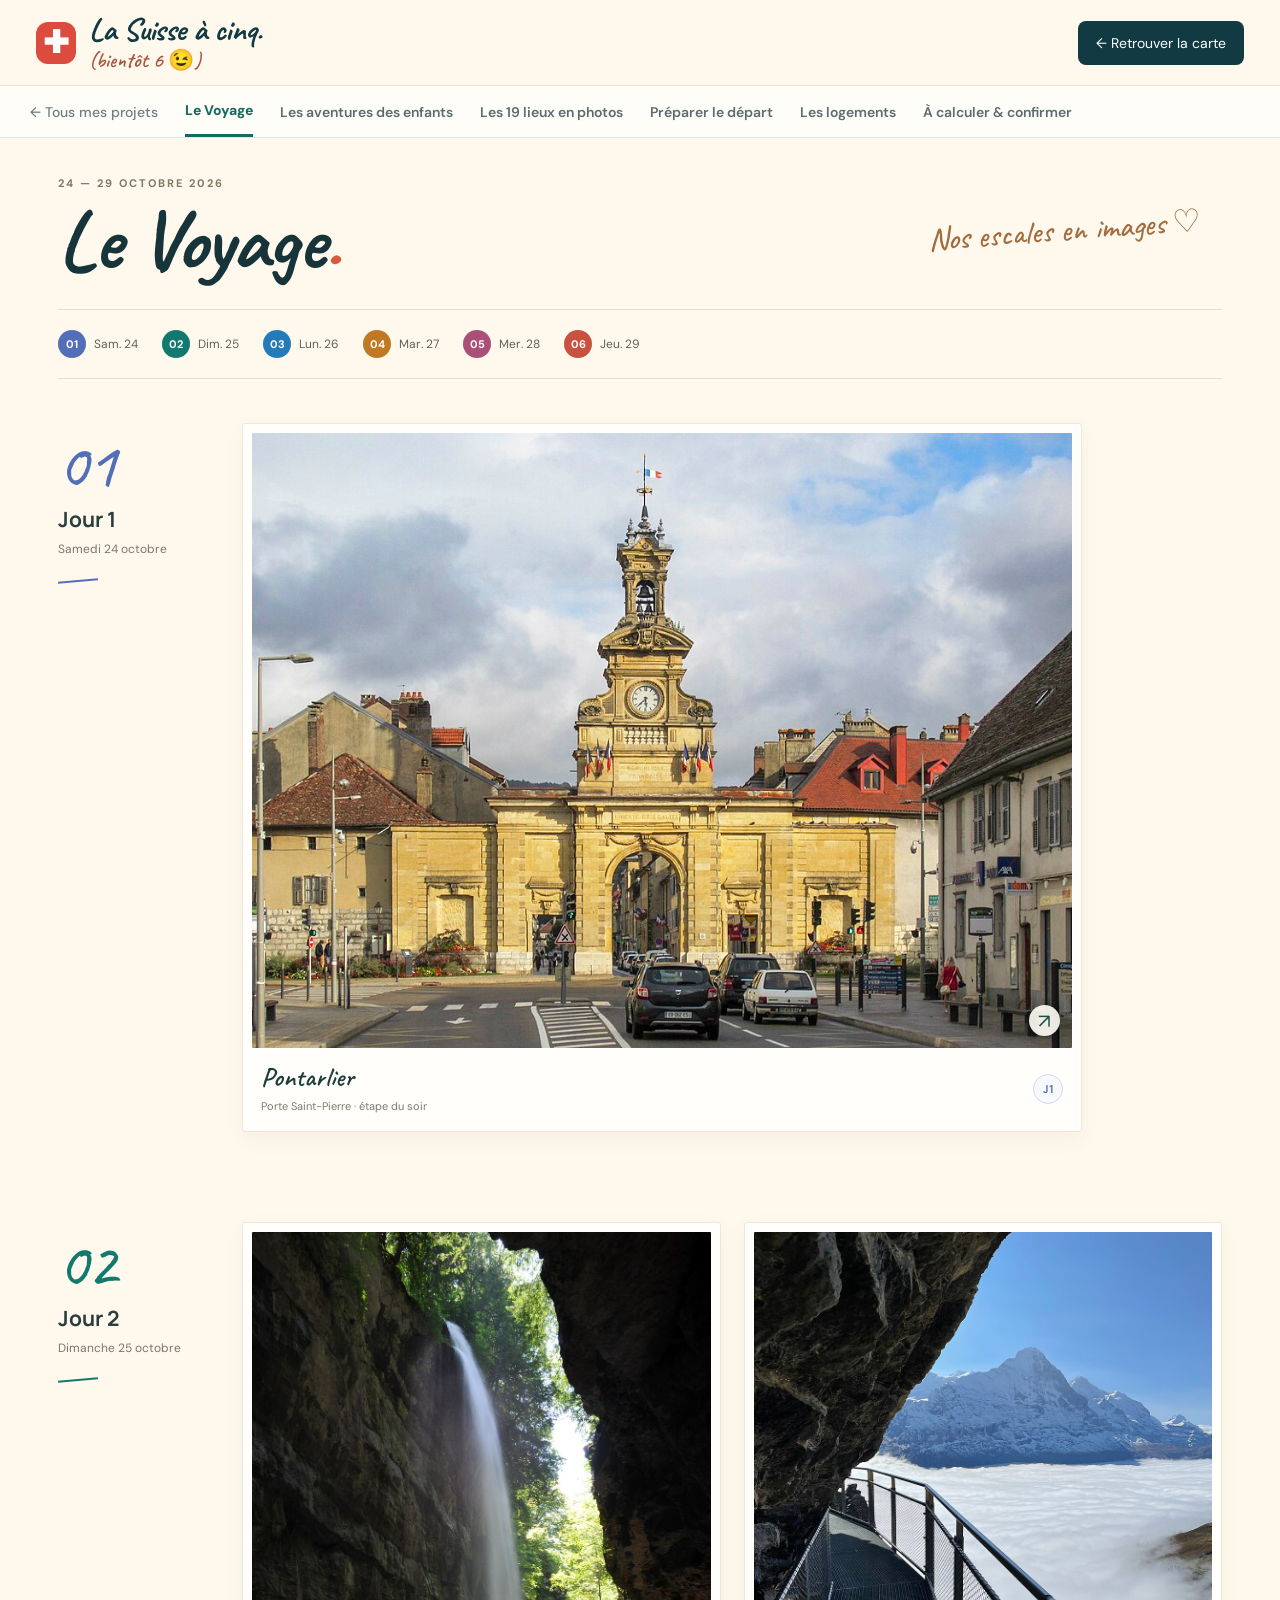
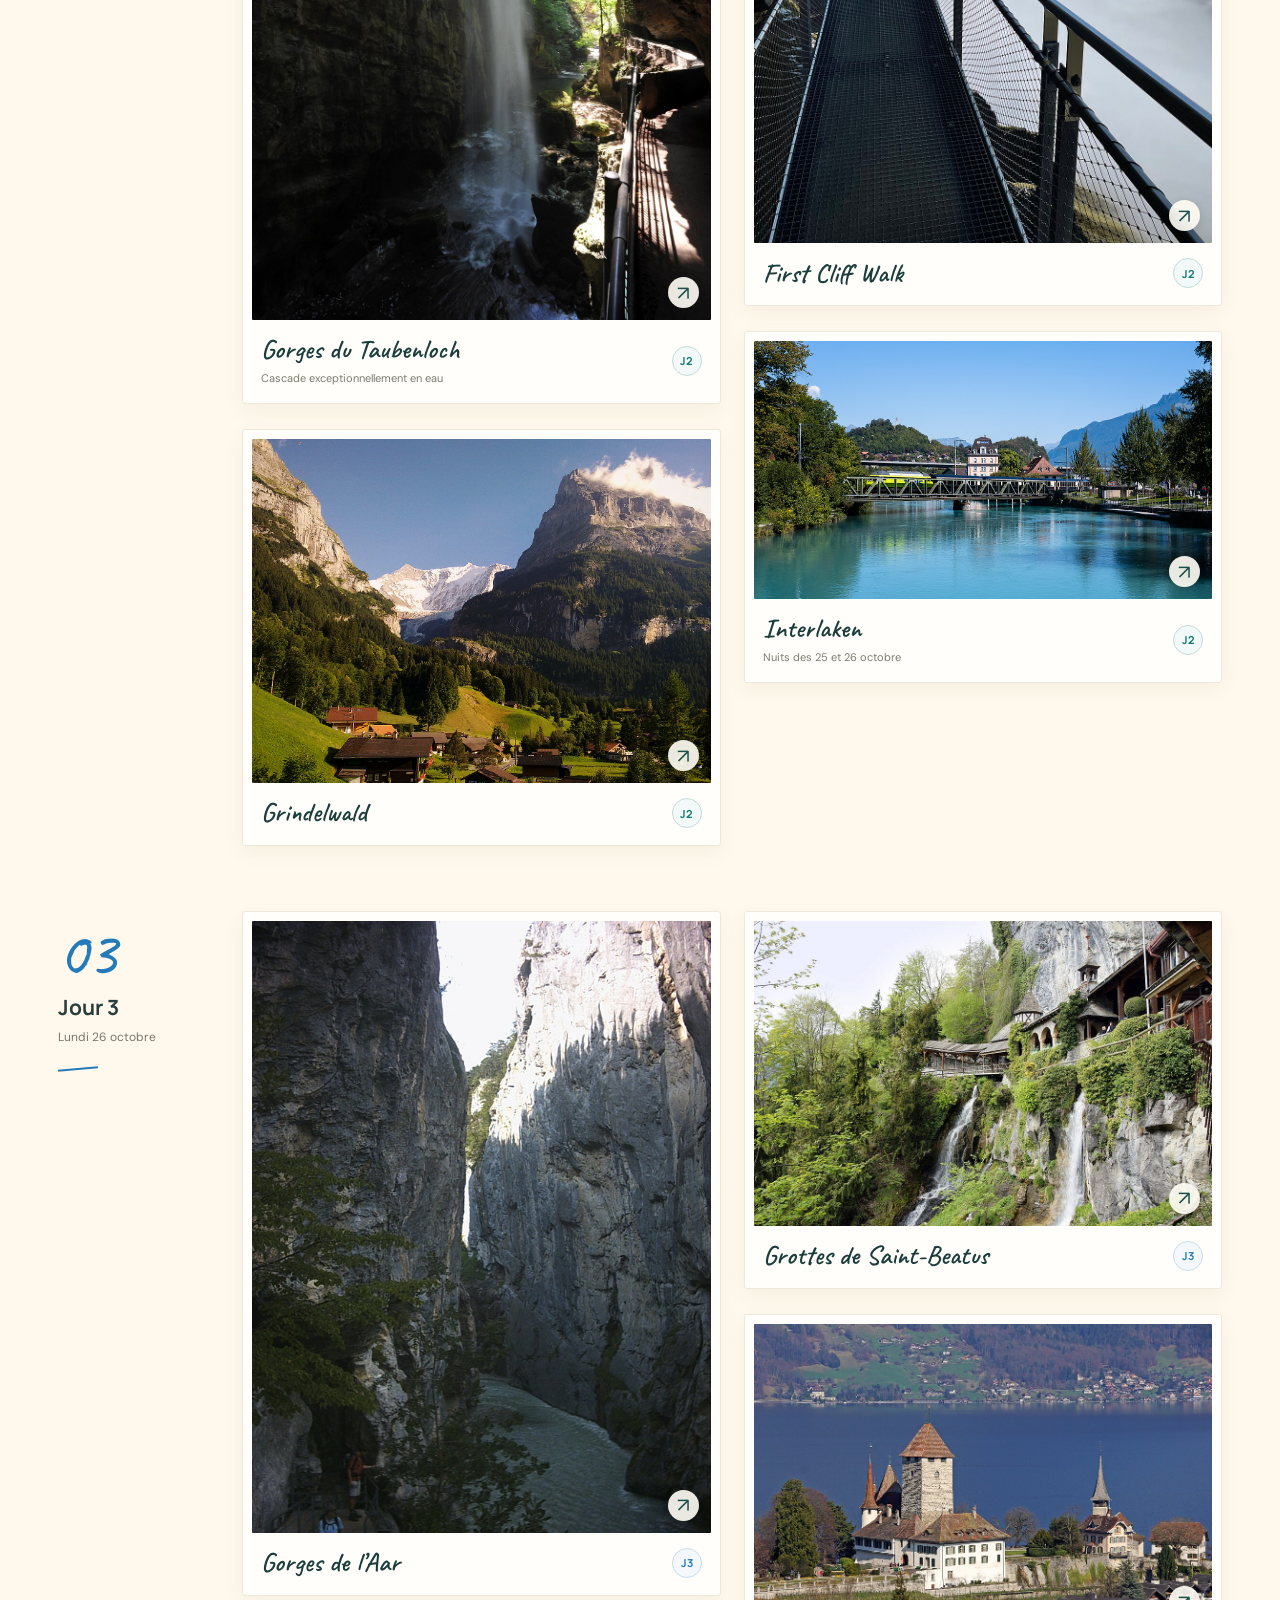
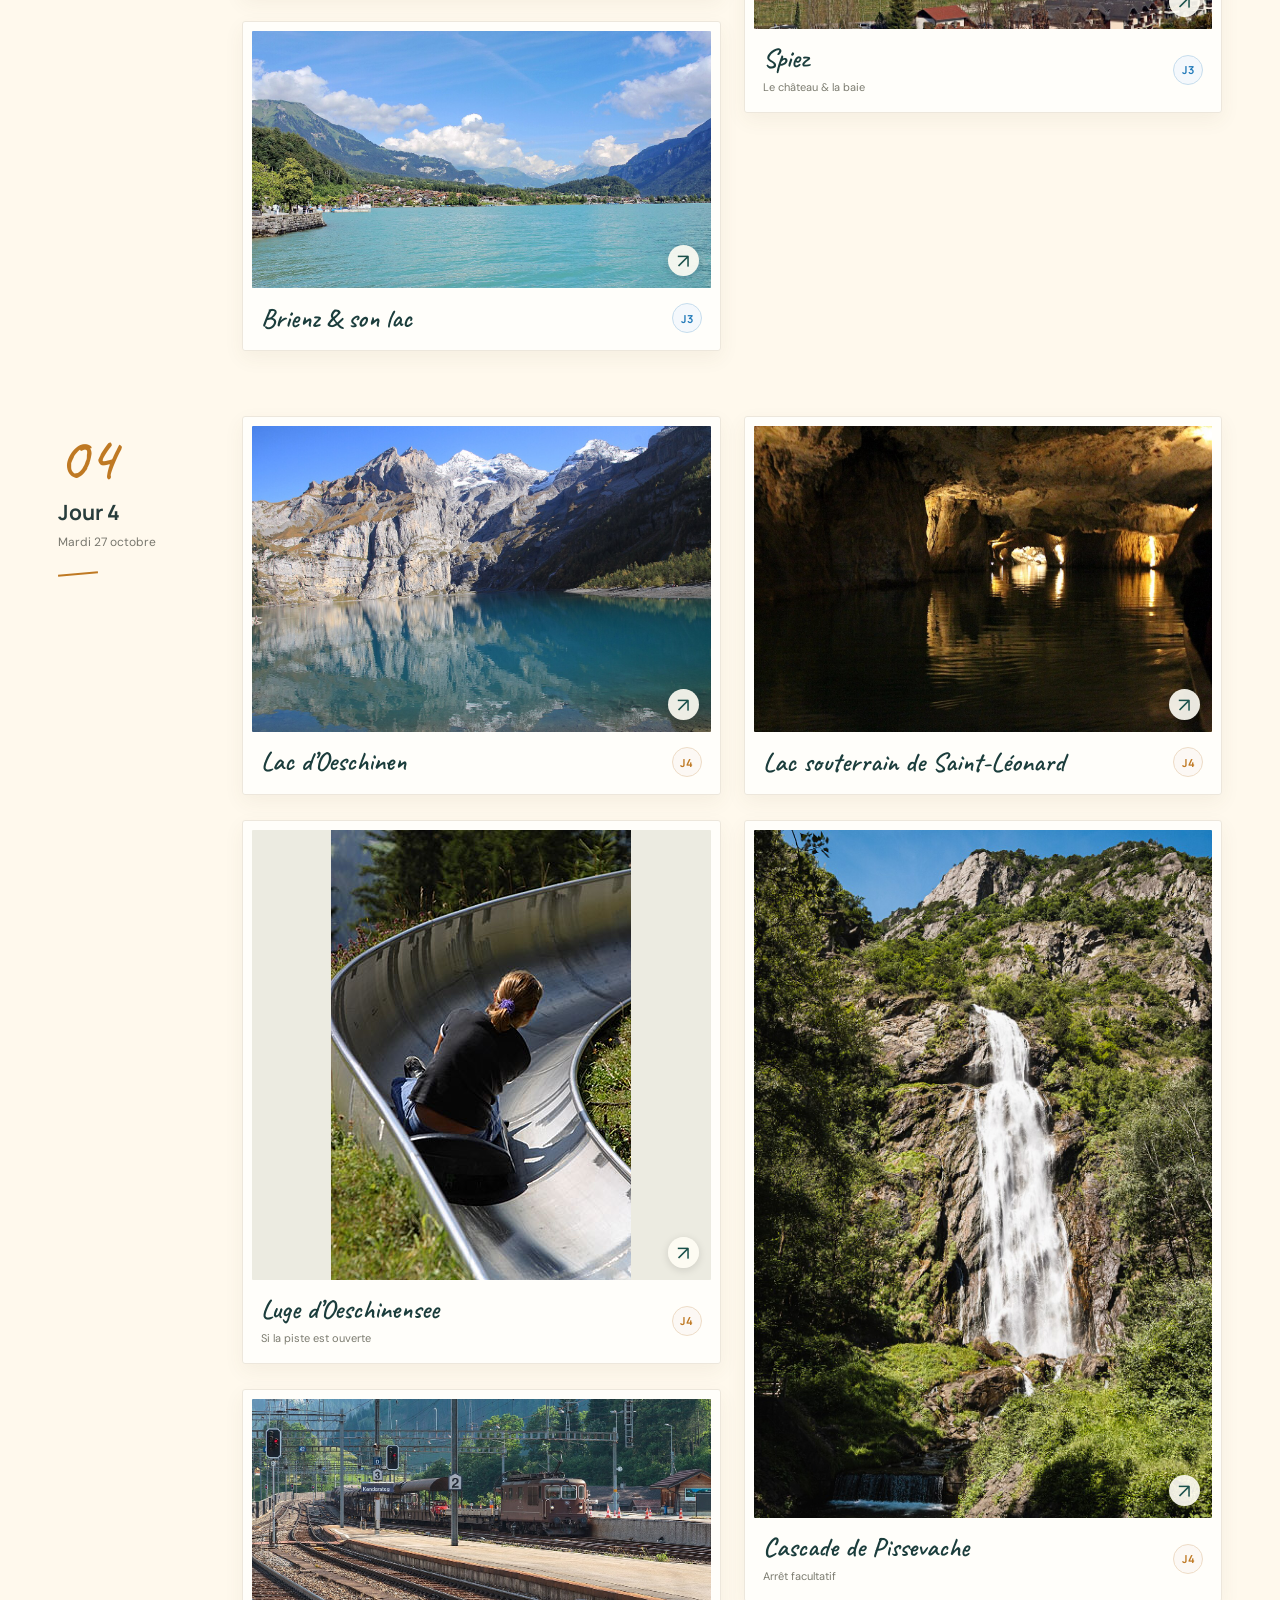
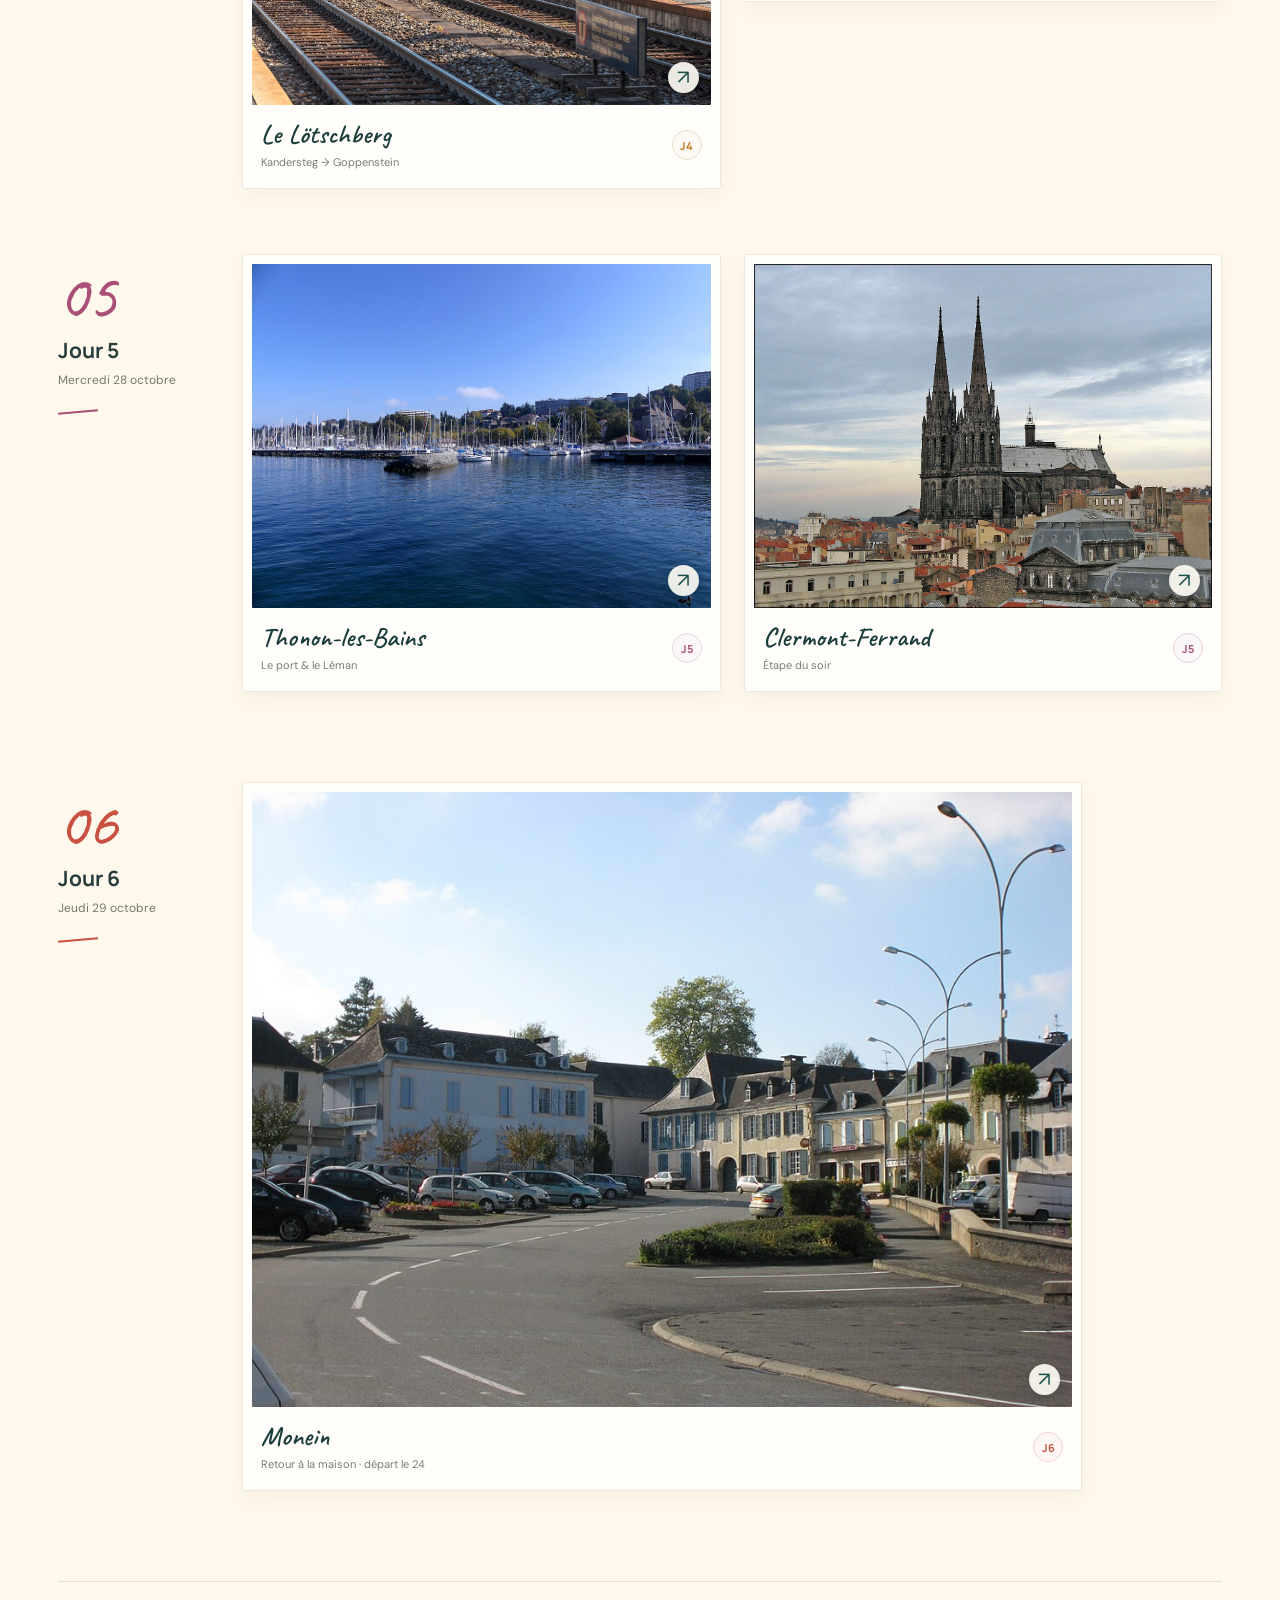
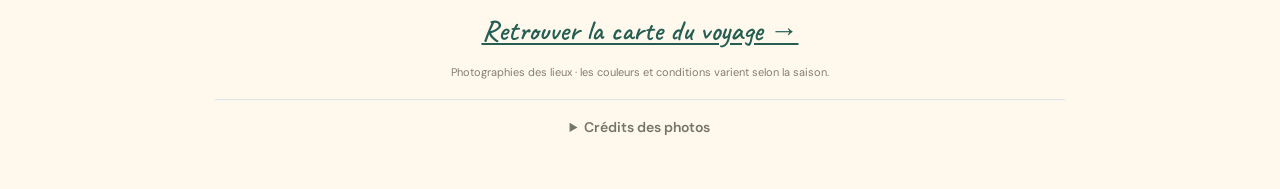
<file: voyage.html>
<!doctype html>
<html lang="fr"><head><meta charset="utf-8"><meta name="viewport" content="width=device-width,initial-scale=1"><meta name="robots" content="noindex,nofollow"><meta name="description" content="Les lieux de notre voyage en photos, du 24 au 29 octobre 2026."><meta name="theme-color" content="#fff9ed"><title>Le Voyage · La Suisse à cinq</title><link rel="stylesheet" href="style.css"><link rel="stylesheet" href="guide.css"><link rel="stylesheet" href="vacances.css?v=priorites-20261010"><link rel="stylesheet" href="voyage.css?v=20261010"><script defer src="vacances.js?v=enfants-20261009"></script></head>
<body class="voyage-page"><a class="skip" href="#photos">Aller aux photos</a><header class="guide-header"><a class="guide-brand" href="index.html"><span class="swiss-cross" aria-hidden="true">✚</span><span>La Suisse à cinq.<span class="soon-six">(bientôt 6 😉)</span></span></a><a class="back-map" href="index.html">← Retrouver la carte</a></header><nav class="site-nav voyage-site-nav" aria-label="Rubriques du carnet"><a class="home-projects" href="https://esperidad-tech.github.io/">← Tous mes projets</a><a href="voyage.html" aria-current="page">Le Voyage</a><a href="activites-enfants.html">Les aventures des enfants</a><a href="guide.html#envies">Les 19 lieux en photos</a><a href="guide.html#conseils">Préparer le départ</a><a href="guide.html#logements">Les logements</a><a href="guide.html#confirmer">À calculer & confirmer</a></nav><main class="voyage-main" id="photos"><header class="voyage-intro"><div><p class="eyebrow">24 — 29 octobre 2026</p><h1>Le Voyage<span aria-hidden="true">.</span></h1></div><span class="voyage-handwritten">Nos escales en images ♡</span></header><nav class="voyage-days" aria-label="Aller aux photos d’une journée"><a href="#jour-1" style="--jour:#536eb8"><span>01</span> Sam. 24</a><a href="#jour-2" style="--jour:#12796e"><span>02</span> Dim. 25</a><a href="#jour-3" style="--jour:#237bba"><span>03</span> Lun. 26</a><a href="#jour-4" style="--jour:#bf7923"><span>04</span> Mar. 27</a><a href="#jour-5" style="--jour:#aa5078"><span>05</span> Mer. 28</a><a href="#jour-6" style="--jour:#c85140"><span>06</span> Jeu. 29</a></nav><div class="voyage-sections"><section class="voyage-day" id="jour-1" style="--jour:#536eb8" aria-labelledby="titre-jour-1"><header class="voyage-day-heading"><span class="voyage-day-number">01</span><h2 id="titre-jour-1">Jour 1</h2><p>Samedi 24 octobre</p><span class="day-thread" aria-hidden="true"></span></header><div class="voyage-grid single"><figure class="voyage-photo "><button type="button" data-full-image="photos/lieux/pontarlier.jpg" data-image-title="Pontarlier · Jour 1" data-image-note="Pontarlier · Samedi 24 octobre. Photo : SteveK · CC BY-SA 4.0. Photographie de référence ; les conditions du séjour peuvent être différentes." aria-label="Agrandir la photo : Pontarlier"><img src="photos/lieux/pontarlier.jpg" width="960" height="720" alt="Pontarlier" loading="eager" decoding="async"><span class="voyage-enlarge" aria-hidden="true">↗</span></button><figcaption><div><h3>Pontarlier</h3><p>Porte Saint-Pierre · étape du soir</p></div><span class="voyage-photo-day">J1</span></figcaption></figure></div></section><section class="voyage-day" id="jour-2" style="--jour:#12796e" aria-labelledby="titre-jour-2"><header class="voyage-day-heading"><span class="voyage-day-number">02</span><h2 id="titre-jour-2">Jour 2</h2><p>Dimanche 25 octobre</p><span class="day-thread" aria-hidden="true"></span></header><div class="voyage-grid "><figure class="voyage-photo "><button type="button" data-full-image="photos/lieux/taubenloch.jpg" data-image-title="Gorges du Taubenloch · Jour 2" data-image-note="Gorges du Taubenloch · Dimanche 25 octobre. Photo : Хрюша · CC BY-SA 3.0. Photographie de référence ; les conditions du séjour peuvent être différentes." aria-label="Agrandir la photo : Gorges du Taubenloch"><img src="photos/lieux/taubenloch.jpg" width="960" height="1441" alt="Gorges du Taubenloch" loading="lazy" decoding="async"><span class="voyage-enlarge" aria-hidden="true">↗</span></button><figcaption><div><h3>Gorges du Taubenloch</h3><p>Cascade exceptionnellement en eau</p></div><span class="voyage-photo-day">J2</span></figcaption></figure><figure class="voyage-photo "><button type="button" data-full-image="photos/lieux/voyage-grindelwald.jpg" data-image-title="Grindelwald · Jour 2" data-image-note="Grindelwald · Dimanche 25 octobre. Photo : Cristo Vlahos · CC BY-SA 3.0. Photographie de référence ; les conditions du séjour peuvent être différentes." aria-label="Agrandir la photo : Grindelwald"><img src="photos/lieux/voyage-grindelwald.jpg" width="1280" height="960" alt="Grindelwald" loading="lazy" decoding="async"><span class="voyage-enlarge" aria-hidden="true">↗</span></button><figcaption><div><h3>Grindelwald</h3></div><span class="voyage-photo-day">J2</span></figcaption></figure><figure class="voyage-photo "><button type="button" data-full-image="photos/lieux/first.jpg" data-image-title="First Cliff Walk · Jour 2" data-image-note="First Cliff Walk · Dimanche 25 octobre. Photo : Blanky75 · CC BY-SA 4.0. Photographie de référence ; les conditions du séjour peuvent être différentes." aria-label="Agrandir la photo : First Cliff Walk"><img src="photos/lieux/first.jpg" width="960" height="1280" alt="First Cliff Walk" loading="lazy" decoding="async"><span class="voyage-enlarge" aria-hidden="true">↗</span></button><figcaption><div><h3>First Cliff Walk</h3></div><span class="voyage-photo-day">J2</span></figcaption></figure><figure class="voyage-photo "><button type="button" data-full-image="photos/lieux/voyage-interlaken.jpg" data-image-title="Interlaken · Jour 2" data-image-note="Interlaken · Dimanche 25 octobre. Photo : Christian David · CC BY-SA 4.0. Photographie de référence ; les conditions du séjour peuvent être différentes." aria-label="Agrandir la photo : Interlaken"><img src="photos/lieux/voyage-interlaken.jpg" width="1280" height="720" alt="Interlaken" loading="lazy" decoding="async"><span class="voyage-enlarge" aria-hidden="true">↗</span></button><figcaption><div><h3>Interlaken</h3><p>Nuits des 25 et 26 octobre</p></div><span class="voyage-photo-day">J2</span></figcaption></figure></div></section><section class="voyage-day" id="jour-3" style="--jour:#237bba" aria-labelledby="titre-jour-3"><header class="voyage-day-heading"><span class="voyage-day-number">03</span><h2 id="titre-jour-3">Jour 3</h2><p>Lundi 26 octobre</p><span class="day-thread" aria-hidden="true"></span></header><div class="voyage-grid "><figure class="voyage-photo "><button type="button" data-full-image="photos/lieux/aare.jpg" data-image-title="Gorges de l’Aar · Jour 3" data-image-note="Gorges de l’Aar · Lundi 26 octobre. Photo : NielsB at Dutch Wikipedia · CC BY-SA 3.0. Photographie de référence ; les conditions du séjour peuvent être différentes." aria-label="Agrandir la photo : Gorges de l’Aar"><img src="photos/lieux/aare.jpg" width="600" height="800" alt="Gorges de l’Aar" loading="lazy" decoding="async"><span class="voyage-enlarge" aria-hidden="true">↗</span></button><figcaption><div><h3>Gorges de l’Aar</h3></div><span class="voyage-photo-day">J3</span></figcaption></figure><figure class="voyage-photo "><button type="button" data-full-image="photos/lieux/voyage-brienz.jpg" data-image-title="Brienz &amp; son lac · Jour 3" data-image-note="Brienz &amp; son lac · Lundi 26 octobre. Photo : Roland zh · CC BY-SA 3.0. Photographie de référence ; les conditions du séjour peuvent être différentes." aria-label="Agrandir la photo : Brienz &amp; son lac"><img src="photos/lieux/voyage-brienz.jpg" width="1280" height="720" alt="Brienz &amp; son lac" loading="lazy" decoding="async"><span class="voyage-enlarge" aria-hidden="true">↗</span></button><figcaption><div><h3>Brienz &amp; son lac</h3></div><span class="voyage-photo-day">J3</span></figcaption></figure><figure class="voyage-photo "><button type="button" data-full-image="photos/lieux/beatus.jpg" data-image-title="Grottes de Saint-Beatus · Jour 3" data-image-note="Grottes de Saint-Beatus · Lundi 26 octobre. Photo : Fafner · CC BY-SA 3.0. Photographie de référence ; les conditions du séjour peuvent être différentes." aria-label="Agrandir la photo : Grottes de Saint-Beatus"><img src="photos/lieux/beatus.jpg" width="960" height="638" alt="Grottes de Saint-Beatus" loading="lazy" decoding="async"><span class="voyage-enlarge" aria-hidden="true">↗</span></button><figcaption><div><h3>Grottes de Saint-Beatus</h3></div><span class="voyage-photo-day">J3</span></figcaption></figure><figure class="voyage-photo "><button type="button" data-full-image="photos/lieux/spiez.jpg" data-image-title="Spiez · Jour 3" data-image-note="Spiez · Lundi 26 octobre. Photo : Yesuitus2001 at de.wikipedia · CC BY-SA 2.5. Photographie de référence ; les conditions du séjour peuvent être différentes." aria-label="Agrandir la photo : Spiez"><img src="photos/lieux/spiez.jpg" width="960" height="639" alt="Spiez" loading="lazy" decoding="async"><span class="voyage-enlarge" aria-hidden="true">↗</span></button><figcaption><div><h3>Spiez</h3><p>Le château &amp; la baie</p></div><span class="voyage-photo-day">J3</span></figcaption></figure></div></section><section class="voyage-day" id="jour-4" style="--jour:#bf7923" aria-labelledby="titre-jour-4"><header class="voyage-day-heading"><span class="voyage-day-number">04</span><h2 id="titre-jour-4">Jour 4</h2><p>Mardi 27 octobre</p><span class="day-thread" aria-hidden="true"></span></header><div class="voyage-grid "><figure class="voyage-photo "><button type="button" data-full-image="photos/lieux/oeschinensee.jpg" data-image-title="Lac d’Oeschinen · Jour 4" data-image-note="Lac d’Oeschinen · Mardi 27 octobre. Photo : Martin Thurnherr · CC BY-SA 4.0. Photographie de référence ; les conditions du séjour peuvent être différentes." aria-label="Agrandir la photo : Lac d’Oeschinen"><img src="photos/lieux/oeschinensee.jpg" width="1280" height="853" alt="Lac d’Oeschinen" loading="lazy" decoding="async"><span class="voyage-enlarge" aria-hidden="true">↗</span></button><figcaption><div><h3>Lac d’Oeschinen</h3></div><span class="voyage-photo-day">J4</span></figcaption></figure><figure class="voyage-photo small-original"><button type="button" data-full-image="photos/lieux/oeschinen-luge.jpg" data-image-title="Luge d’Oeschinensee · Jour 4" data-image-note="Luge d’Oeschinensee · Mardi 27 octobre. Photo : Roland Zumbühl (Picswiss), Arlesheim (Commons:Picswiss project) · CC BY-SA 3.0. Photographie de référence ; les conditions du séjour peuvent être différentes." aria-label="Agrandir la photo : Luge d’Oeschinensee"><img src="photos/lieux/oeschinen-luge.jpg" width="300" height="450" alt="Luge d’Oeschinensee" loading="lazy" decoding="async"><span class="voyage-enlarge" aria-hidden="true">↗</span></button><figcaption><div><h3>Luge d’Oeschinensee</h3><p>Si la piste est ouverte</p></div><span class="voyage-photo-day">J4</span></figcaption></figure><figure class="voyage-photo "><button type="button" data-full-image="photos/lieux/loetschberg.jpg" data-image-title="Le Lötschberg · Jour 4" data-image-note="Le Lötschberg · Mardi 27 octobre. Photo : JoachimKohler-HB · CC BY-SA 4.0. Photographie de référence ; les conditions du séjour peuvent être différentes." aria-label="Agrandir la photo : Le Lötschberg"><img src="photos/lieux/loetschberg.jpg" width="1280" height="853" alt="Le Lötschberg" loading="lazy" decoding="async"><span class="voyage-enlarge" aria-hidden="true">↗</span></button><figcaption><div><h3>Le Lötschberg</h3><p>Kandersteg → Goppenstein</p></div><span class="voyage-photo-day">J4</span></figcaption></figure><figure class="voyage-photo "><button type="button" data-full-image="photos/lieux/saint-leonard-bateau.jpg" data-image-title="Lac souterrain de Saint-Léonard · Jour 4" data-image-note="Lac souterrain de Saint-Léonard · Mardi 27 octobre. Photo : Boris Legradic Borsic (talk)

(31 August 2009 (original upload date)) · CC BY-SA 3.0. Photographie de référence ; les conditions du séjour peuvent être différentes." aria-label="Agrandir la photo : Lac souterrain de Saint-Léonard"><img src="photos/lieux/saint-leonard-bateau.jpg" width="1280" height="854" alt="Lac souterrain de Saint-Léonard" loading="lazy" decoding="async"><span class="voyage-enlarge" aria-hidden="true">↗</span></button><figcaption><div><h3>Lac souterrain de Saint-Léonard</h3></div><span class="voyage-photo-day">J4</span></figcaption></figure><figure class="voyage-photo "><button type="button" data-full-image="photos/lieux/pissevache.jpg" data-image-title="Cascade de Pissevache · Jour 4" data-image-note="Cascade de Pissevache · Mardi 27 octobre. Photo : Christian David · CC BY-SA 4.0. Photographie de référence ; les conditions du séjour peuvent être différentes." aria-label="Agrandir la photo : Cascade de Pissevache"><img src="photos/lieux/pissevache.jpg" width="960" height="1440" alt="Cascade de Pissevache" loading="lazy" decoding="async"><span class="voyage-enlarge" aria-hidden="true">↗</span></button><figcaption><div><h3>Cascade de Pissevache</h3><p>Arrêt facultatif</p></div><span class="voyage-photo-day">J4</span></figcaption></figure></div></section><section class="voyage-day" id="jour-5" style="--jour:#aa5078" aria-labelledby="titre-jour-5"><header class="voyage-day-heading"><span class="voyage-day-number">05</span><h2 id="titre-jour-5">Jour 5</h2><p>Mercredi 28 octobre</p><span class="day-thread" aria-hidden="true"></span></header><div class="voyage-grid "><figure class="voyage-photo "><button type="button" data-full-image="photos/lieux/thonon.jpg" data-image-title="Thonon-les-Bains · Jour 5" data-image-note="Thonon-les-Bains · Mercredi 28 octobre. Photo : Florian Pépellin · CC BY-SA 4.0. Photographie de référence ; les conditions du séjour peuvent être différentes." aria-label="Agrandir la photo : Thonon-les-Bains"><img src="photos/lieux/thonon.jpg" width="960" height="720" alt="Thonon-les-Bains" loading="lazy" decoding="async"><span class="voyage-enlarge" aria-hidden="true">↗</span></button><figcaption><div><h3>Thonon-les-Bains</h3><p>Le port &amp; le Léman</p></div><span class="voyage-photo-day">J5</span></figcaption></figure><figure class="voyage-photo "><button type="button" data-full-image="photos/lieux/voyage-clermont.jpg" data-image-title="Clermont-Ferrand · Jour 5" data-image-note="Clermont-Ferrand · Mercredi 28 octobre. Photo : Source: User:Fabien1309Derivative: User:MathKnight · CC BY-SA 4.0. Photographie de référence ; les conditions du séjour peuvent être différentes." aria-label="Agrandir la photo : Clermont-Ferrand"><img src="photos/lieux/voyage-clermont.jpg" width="1280" height="961" alt="Clermont-Ferrand" loading="lazy" decoding="async"><span class="voyage-enlarge" aria-hidden="true">↗</span></button><figcaption><div><h3>Clermont-Ferrand</h3><p>Étape du soir</p></div><span class="voyage-photo-day">J5</span></figcaption></figure></div></section><section class="voyage-day" id="jour-6" style="--jour:#c85140" aria-labelledby="titre-jour-6"><header class="voyage-day-heading"><span class="voyage-day-number">06</span><h2 id="titre-jour-6">Jour 6</h2><p>Jeudi 29 octobre</p><span class="day-thread" aria-hidden="true"></span></header><div class="voyage-grid single"><figure class="voyage-photo "><button type="button" data-full-image="photos/lieux/monein.jpg" data-image-title="Monein · Jour 6" data-image-note="Monein · Jeudi 29 octobre. Photo : Jean Michel Etchecolonea · CC BY-SA 3.0. Photographie de référence ; les conditions du séjour peuvent être différentes." aria-label="Agrandir la photo : Monein"><img src="photos/lieux/monein.jpg" width="960" height="720" alt="Monein" loading="lazy" decoding="async"><span class="voyage-enlarge" aria-hidden="true">↗</span></button><figcaption><div><h3>Monein</h3><p>Retour à la maison · départ le 24</p></div><span class="voyage-photo-day">J6</span></figcaption></figure></div></section></div><footer class="voyage-footer"><a href="index.html">Retrouver la carte du voyage →</a><p>Photographies des lieux · les couleurs et conditions varient selon la saison.</p><details><summary>Crédits des photos</summary><ul><li><b>Pontarlier</b> — <a href="https://commons.wikimedia.org/wiki/File:Pontarlier,_la_porte_Saint-Pierre.jpg" target="_blank" rel="noopener noreferrer">SteveK</a> · <a href="https://creativecommons.org/licenses/by-sa/4.0" target="_blank" rel="noopener noreferrer">CC BY-SA 4.0</a></li><li><b>Gorges du Taubenloch</b> — <a href="https://commons.wikimedia.org/wiki/File:Taubenlochschlucht_02_11.jpg" target="_blank" rel="noopener noreferrer">Хрюша</a> · <a href="https://creativecommons.org/licenses/by-sa/3.0" target="_blank" rel="noopener noreferrer">CC BY-SA 3.0</a></li><li><b>Grindelwald</b> — <a href="https://commons.wikimedia.org/wiki/File:Grindelwald_View_02.jpg" target="_blank" rel="noopener noreferrer">Cristo Vlahos</a> · <a href="https://creativecommons.org/licenses/by-sa/3.0" target="_blank" rel="noopener noreferrer">CC BY-SA 3.0</a></li><li><b>First Cliff Walk</b> — <a href="https://commons.wikimedia.org/wiki/File:First_Cliff_Walk_Steg.jpg" target="_blank" rel="noopener noreferrer">Blanky75</a> · <a href="https://creativecommons.org/licenses/by-sa/4.0" target="_blank" rel="noopener noreferrer">CC BY-SA 4.0</a></li><li><b>Interlaken</b> — <a href="https://commons.wikimedia.org/wiki/File:Aare_by_Interlaken-Ost.jpg" target="_blank" rel="noopener noreferrer">Christian David</a> · <a href="https://creativecommons.org/licenses/by-sa/4.0" target="_blank" rel="noopener noreferrer">CC BY-SA 4.0</a></li><li><b>Gorges de l’Aar</b> — <a href="https://commons.wikimedia.org/wiki/File:Aareschlucht.jpg" target="_blank" rel="noopener noreferrer">NielsB at Dutch Wikipedia</a> · <a href="http://creativecommons.org/licenses/by-sa/3.0/" target="_blank" rel="noopener noreferrer">CC BY-SA 3.0</a></li><li><b>Brienz &amp; son lac</b> — <a href="https://commons.wikimedia.org/wiki/File:Schwanden_bei_Brienz_-_Brienzer_Seepromenade_2016-08-11_16-30-13.JPG" target="_blank" rel="noopener noreferrer">Roland zh</a> · <a href="https://creativecommons.org/licenses/by-sa/3.0" target="_blank" rel="noopener noreferrer">CC BY-SA 3.0</a></li><li><b>Grottes de Saint-Beatus</b> — <a href="https://commons.wikimedia.org/wiki/File:Beatushoehlen01.jpg" target="_blank" rel="noopener noreferrer">Fafner</a> · <a href="https://creativecommons.org/licenses/by-sa/3.0" target="_blank" rel="noopener noreferrer">CC BY-SA 3.0</a></li><li><b>Spiez</b> — <a href="https://commons.wikimedia.org/wiki/File:Schloss_Spiez_von_oben.JPG" target="_blank" rel="noopener noreferrer">Yesuitus2001 at de.wikipedia</a> · <a href="https://creativecommons.org/licenses/by-sa/2.5" target="_blank" rel="noopener noreferrer">CC BY-SA 2.5</a></li><li><b>Lac d’Oeschinen</b> — <a href="https://commons.wikimedia.org/wiki/File:Oeschinensee_0437.jpg" target="_blank" rel="noopener noreferrer">Martin Thurnherr</a> · <a href="https://creativecommons.org/licenses/by-sa/4.0" target="_blank" rel="noopener noreferrer">CC BY-SA 4.0</a></li><li><b>Luge d’Oeschinensee</b> — <a href="https://commons.wikimedia.org/wiki/File:Picswiss_BE-90-22_Sommer-Rodelbahn_Oeschinensee.jpg" target="_blank" rel="noopener noreferrer">Roland Zumbühl (Picswiss), Arlesheim (Commons:Picswiss project)</a> · <a href="http://creativecommons.org/licenses/by-sa/3.0/" target="_blank" rel="noopener noreferrer">CC BY-SA 3.0</a></li><li><b>Le Lötschberg</b> — <a href="https://commons.wikimedia.org/wiki/File:Autoverlad_f%C3%BCr_den_L%C3%B6tschberg_in_Kandersteg.jpg" target="_blank" rel="noopener noreferrer">JoachimKohler-HB</a> · <a href="https://creativecommons.org/licenses/by-sa/4.0" target="_blank" rel="noopener noreferrer">CC BY-SA 4.0</a></li><li><b>Lac souterrain de Saint-Léonard</b> — <a href="https://commons.wikimedia.org/wiki/File:St_Leonard_lake.jpg" target="_blank" rel="noopener noreferrer">Boris Legradic Borsic (talk)

(31 August 2009 (original upload date))</a> · <a href="https://creativecommons.org/licenses/by-sa/3.0" target="_blank" rel="noopener noreferrer">CC BY-SA 3.0</a></li><li><b>Cascade de Pissevache</b> — <a href="https://commons.wikimedia.org/wiki/File:Cascade_de_la_Pissevache.jpg" target="_blank" rel="noopener noreferrer">Christian David</a> · <a href="https://creativecommons.org/licenses/by-sa/4.0" target="_blank" rel="noopener noreferrer">CC BY-SA 4.0</a></li><li><b>Thonon-les-Bains</b> — <a href="https://commons.wikimedia.org/wiki/File:Port_de_Rives_de_Thonon-les-Bains_(automne_2021).JPG" target="_blank" rel="noopener noreferrer">Florian Pépellin</a> · <a href="https://creativecommons.org/licenses/by-sa/4.0" target="_blank" rel="noopener noreferrer">CC BY-SA 4.0</a></li><li><b>Clermont-Ferrand</b> — <a href="https://commons.wikimedia.org/wiki/File:Clermont-Ferrand-Cathedral-0016.jpg" target="_blank" rel="noopener noreferrer">Source: User:Fabien1309Derivative: User:MathKnight</a> · <a href="https://creativecommons.org/licenses/by-sa/4.0" target="_blank" rel="noopener noreferrer">CC BY-SA 4.0</a></li><li><b>Monein</b> — <a href="https://commons.wikimedia.org/wiki/File:Monein_001.JPG" target="_blank" rel="noopener noreferrer">Jean Michel Etchecolonea</a> · <a href="https://creativecommons.org/licenses/by-sa/3.0" target="_blank" rel="noopener noreferrer">CC BY-SA 3.0</a></li></ul></details></footer></main></body></html>
</file>
<file: style.css>
@import url('https://fonts.googleapis.com/css2?family=DM+Sans:wght@400;500;600;700&family=Manrope:wght@400;500;600;700;800&family=Caveat:wght@500;600;700&display=swap');
:root{--ink:#17343a;--muted:#5a6c72;--forest:#113a42;--paper:#fff;--border:#dce5e7;--accent:#17796d;--day:#167d70}
*{box-sizing:border-box}html{font-size:16px}body{margin:0;font-family:'DM Sans',Arial,sans-serif;color:var(--ink);background:#f2f6f7}button,a{-webkit-tap-highlight-color:transparent}button{font:inherit;cursor:pointer}a{color:#146b78;text-underline-offset:3px}button:focus-visible,a:focus-visible,[tabindex]:focus-visible{outline:3px solid #f4ae23;outline-offset:4px}button{color:inherit}h1,h2,h3,p{margin:0}h1,h2,h3,.amount{font-family:Manrope,Arial,sans-serif}button{border:0;background:none}button:hover{filter:brightness(.95)}.skip{position:fixed;top:-80px;z-index:2000;background:white;padding:12px}.skip:focus{top:0}.topbar{height:98px;background:var(--paper);display:flex;align-items:center;justify-content:space-between;padding:18px 30px;border-bottom:1px solid var(--border);gap:20px}.brand{display:flex;gap:15px;align-items:center}.swiss-cross{display:grid;place-items:center;width:48px;height:48px;border-radius:14px;background:#dc4c3e;color:#fff;font:700 38px Arial}.brand h1{font-size:26px;letter-spacing:-1px;font-weight:800}.brand-dot{color:#dc4c3e}.brand p{font-size:14px;color:var(--muted);margin-top:5px}.brand p span{padding:0 5px}.total-button{display:grid;grid-template-columns:auto auto;column-gap:22px;text-align:left;align-items:center;background:var(--forest);border-radius:12px;color:#fff;padding:12px 20px}.total-button>span:first-child{font-size:14px;grid-row:1/3}.total-button small{display:block;font-size:12px;color:#b6d1d4;margin-top:3px}.total-button strong{font:800 24px Manrope,Arial,sans-serif;letter-spacing:-.8px}.total-share{font-size:12px;color:#d7e8ea}.day-nav{height:88px;background:white;display:grid;grid-template-columns:repeat(6,minmax(0,1fr));padding:0 24px;border-bottom:1px solid var(--border)}.day-button{position:relative;display:flex;gap:10px;align-items:center;text-align:left;padding:14px 12px;border-right:1px solid #ecf0f0}.day-button:last-child{border-right:0}.day-button:after{content:'';position:absolute;left:12px;right:12px;bottom:0;height:4px;background:transparent;border-radius:4px 4px 0 0}.day-button[aria-pressed=true]{background:color-mix(in srgb,var(--day) 7%,white)}.day-button[aria-pressed=true]:after{background:var(--day)}.day-number{display:grid;place-items:center;flex-shrink:0;width:34px;height:34px;background:var(--day);border-radius:50%;color:#fff;font-size:14px;font-weight:700}.day-button small{display:block;color:var(--muted);font-size:12px;margin-bottom:3px}.day-button b{display:block;font-size:14px;font-weight:600}.workspace{display:grid;grid-template-columns:minmax(0,1fr) 440px;height:calc(100dvh - 186px);min-height:530px}.map-panel{position:relative;min-width:0;background:#d9e8e8}.map-panel #map{height:100%;width:100%;z-index:1}.map-tools{position:absolute;top:20px;left:20px;right:20px;z-index:500;display:flex;justify-content:space-between;gap:10px;pointer-events:none}.map-tools button,.view-switch{pointer-events:auto}.view-switch{display:flex;background:white;padding:4px;border-radius:10px;box-shadow:0 3px 15px #20394018}.view-switch button,.focus-button{padding:10px 14px;font-size:14px;border-radius:7px;background:white;white-space:nowrap}.view-switch button[aria-pressed=true]{background:var(--forest);color:white}.focus-button{box-shadow:0 3px 15px #20394018}.map-caption{position:absolute;z-index:500;bottom:30px;left:20px;background:#fffefcfa;box-shadow:0 3px 15px #20394014;border-radius:10px;padding:12px 16px;font-size:14px;display:grid;grid-template-columns:24px auto;column-gap:10px;pointer-events:none}.map-caption small{grid-column:2;font-size:12px;color:var(--muted);margin-top:3px}.line-sample{width:22px;border-top:4px solid var(--day);align-self:center;border-radius:4px}.detail-panel{background:#fff;overflow-y:auto;overscroll-behavior:contain;box-shadow:-4px 0 16px #102f3510;z-index:2;scrollbar-width:thin}.photo-hero{position:relative;height:240px;background:#163f48;overflow:hidden}.photo-hero img{width:100%;height:100%;object-fit:cover;object-position:center 52%;display:block}.photo-hero:after{content:'';position:absolute;inset:0;background:linear-gradient(180deg,#00293200 30%,#061f36b0)}.hero-caption{position:absolute;left:24px;right:24px;bottom:20px;color:#fff;z-index:1}.hero-caption .eyebrow{color:#fff}.hero-caption h2{font-size:28px;font-weight:800;line-height:1.2;letter-spacing:-.8px;margin-top:8px}.photo-hero .day-pill{position:absolute;top:18px;left:22px;background:var(--day);padding:7px 12px;border-radius:30px;color:white;font-size:13px;z-index:1;font-weight:700}.panel-body{padding:22px 24px 28px}.eyebrow{text-transform:uppercase;letter-spacing:1.7px;font-size:12px;font-weight:700;color:var(--muted)}.intro{font-size:16px;line-height:1.6;color:#465e65}.metric-row{display:grid;grid-template-columns:1fr 1fr;margin:20px 0;border-top:1px solid var(--border);border-bottom:1px solid var(--border);padding:15px 0;gap:12px}.metric-row strong{display:block;font-family:Manrope,Arial,sans-serif;font-size:20px;font-weight:800}.metric-row span{display:block;font-size:13px;color:var(--muted);margin-top:3px}.metric-row>div+div{border-left:1px solid var(--border);padding-left:18px}.day-cost{display:flex;justify-content:space-between;align-items:center;gap:10px;background:color-mix(in srgb,var(--day) 7%,white);border-left:3px solid var(--day);border-radius:0 10px 10px 0;padding:15px 16px;margin-bottom:20px}.day-cost .amount{font-size:26px;letter-spacing:-.8px;font-weight:800}.day-cost small{font-size:13px;color:var(--muted);display:block;margin-top:4px}.day-cost .share{text-align:right;font-size:14px}.day-cost .share strong{display:block;font-size:18px}.section-title{font-size:17px;letter-spacing:-.3px;margin:24px 0 14px;font-weight:800}.timeline{list-style:none;padding:0;margin:0}.timeline li{position:relative;display:grid;grid-template-columns:52px 1fr;gap:18px;padding:0 0 20px}.timeline li:before{content:'';position:absolute;left:59px;top:9px;bottom:-8px;width:1px;background:#d9e4e6}.timeline li:after{content:'';position:absolute;width:7px;height:7px;border-radius:50%;background:var(--day);left:56px;top:5px}.timeline li:last-child:before{display:none}.timeline time{font-size:13px;font-weight:700}.timeline strong{font-size:15px}.timeline p{font-size:14px;line-height:1.5;color:var(--muted);margin-top:4px}.note{font-size:14px;line-height:1.55;padding:13px 14px;border-radius:9px;background:#f1f5f6;margin:16px 0}.note.important{background:#fff3de;border:1px solid #f4deb1}.note strong{display:block;font-size:14px;margin-bottom:3px}.lodging{border:1px solid var(--border);border-radius:10px;padding:16px;font-size:14px;line-height:1.5}.lodging .lodging-head{display:flex;justify-content:space-between;gap:12px;font-weight:700;margin-bottom:8px}.lodging p{color:var(--muted);margin-bottom:10px}.lodging a,.sources a{font-size:14px}.lodging small{display:block;margin-top:10px;color:var(--muted);font-size:12px}.cost-table{width:100%;border-collapse:collapse;font-size:14px;margin:10px 0}.cost-table td{padding:9px 0;border-bottom:1px solid #edf0f1}.cost-table td:last-child{text-align:right;white-space:nowrap;font-variant-numeric:tabular-nums}.cost-table tr.total td{font-weight:700;border-top:1px solid #bccdd0;border-bottom:0;padding-top:12px}.fine{color:var(--muted);font-size:12px;line-height:1.6}.gallery{display:grid;grid-template-columns:1fr 1fr;gap:10px;margin-top:12px}.gallery figure{margin:0}.gallery img{width:100%;height:130px;object-fit:cover;border-radius:9px;display:block;background:#edf1f2}.gallery figcaption{font-size:12px;line-height:1.4;margin-top:5px}.gallery a{color:var(--ink)}details{border-top:1px solid var(--border);margin-top:20px;padding-top:16px}summary{font-size:14px;font-weight:600;cursor:pointer}details p{margin-top:10px;font-size:12px;line-height:1.6}.sources{display:flex;flex-wrap:wrap;gap:8px 14px;margin:14px 0}.panel-navigation{display:flex;justify-content:space-between;gap:12px;margin-top:24px}.panel-navigation button{padding:10px 14px;border:1px solid var(--border);border-radius:8px;font-size:14px}.panel-navigation button:disabled{opacity:.35;cursor:default}.place-icon{border:2px solid #fff;border-radius:50%;width:28px;height:28px;background:var(--day);box-shadow:0 2px 5px #17343a66;display:grid;place-items:center;color:white;font:700 12px Arial}.place-label{background:white;border:0;border-radius:5px;padding:5px 8px;box-shadow:0 2px 8px #183d4222;font:600 12px 'DM Sans',Arial;color:#17343a}.place-label:before{display:none}.leaflet-container{font:14px 'DM Sans',Arial,sans-serif;background:#dce9e8}.leaflet-control-attribution{font-size:11px!important}.leaflet-control-zoom{margin-bottom:110px!important;box-shadow:0 3px 12px #20394018!important;border:0!important}.leaflet-control-zoom a{color:var(--forest)!important}.map-message{position:absolute;z-index:700;top:100px;left:20px;right:20px;padding:15px;background:#fff2d8;border-radius:8px;font-size:14px}.budget-cover{padding:30px 24px;background:var(--forest);color:white}.budget-cover .eyebrow{color:#bbd7da}.budget-cover h2{font-size:30px;margin:10px 0 20px;letter-spacing:-1px}.budget-cover .big-total{font:800 44px Manrope,Arial;letter-spacing:-1.5px}.budget-cover .split{color:#d1e6e8;margin-top:8px;font-size:16px}.budget-bars{display:flex;height:10px;gap:3px;margin:18px 0;border-radius:8px;overflow:hidden}.budget-days{display:flex;flex-direction:column;gap:8px}.budget-day{display:flex;align-items:center;justify-content:space-between;padding:11px 12px;border:1px solid var(--border);border-radius:8px;text-align:left;font-size:14px}.budget-day span{display:flex;gap:10px;align-items:center}.budget-day i{width:10px;height:10px;border-radius:50%;background:var(--day)}.budget-day strong{white-space:nowrap}.budget-day small{display:block}.photo-credit{margin-top:12px}.no-script{position:fixed;top:200px;left:10%;right:10%;padding:30px;background:white;z-index:1000}.image-error{display:none!important}.budget-return{color:white;border:1px solid #557a80;border-radius:8px;padding:9px 12px;margin-top:20px;font-size:14px}
@media(min-width:1550px){.workspace{grid-template-columns:minmax(0,1fr) 490px}.photo-hero{height:280px}.panel-body{padding:26px 30px}.hero-caption{left:30px}.brand h1{font-size:28px}}
@media(max-width:1150px){.workspace{grid-template-columns:minmax(0,1fr) 390px}.map-tools{flex-direction:column;align-items:flex-start}.focus-button{padding:8px 12px}.day-nav{padding:0 10px}.day-button{padding:12px 8px;gap:7px}.day-button b{font-size:12px}.day-button small{font-size:12px}.day-number{width:28px;height:28px}.photo-hero{height:220px}.map-caption{max-width:calc(100% - 40px)}.topbar{padding:16px 22px}}
@media(max-width:800px){.topbar{height:auto;min-height:90px;padding:15px 16px;gap:10px}.brand{gap:10px}.brand h1{font-size:21px;letter-spacing:-.7px}.swiss-cross{width:36px;height:38px;border-radius:10px;font-size:30px}.brand p{font-size:12px;line-height:1.5}.brand p span{padding:0 1px}.total-button{padding:10px 12px;display:block;border-radius:10px;text-align:right}.total-button>span:first-child{font-size:11px}.total-button small{display:none}.total-button strong{font-size:21px;display:block}.total-share{font-size:11px}.day-nav{height:77px;overflow-x:auto;display:flex;padding:0 8px;scrollbar-width:none}.day-button{min-width:145px;flex:1}.day-button b{font-size:13px}.day-button small{font-size:12px}.workspace{display:flex;flex-direction:column;height:auto;min-height:0}.map-panel{height:43dvh;min-height:320px;position:sticky;top:0;z-index:3;box-shadow:0 4px 15px #153b421f}.map-tools{top:12px;left:12px;right:12px;flex-direction:row;align-items:flex-start}.view-switch button{font-size:12px;padding:9px 10px}.focus-button{font-size:12px;padding:13px 10px}.map-caption{bottom:24px;left:12px;max-width:calc(100% - 64px);padding:8px 10px;font-size:12px;display:block}.map-caption small,.line-sample{display:none}.detail-panel{overflow:visible;box-shadow:none}.photo-hero{height:230px}.panel-body{padding:22px 22px 30px}.leaflet-control-zoom{margin-bottom:55px!important}.hero-caption h2{font-size:28px}.place-label{font-size:11px}.gallery img{height:160px}}
@media(prefers-reduced-motion:reduce){*{scroll-behavior:auto!important;transition:none!important}}
.site-nav{height:48px;background:#fff;display:flex;align-items:center;gap:26px;padding:0 30px;border-bottom:1px solid var(--border);overflow-x:auto;white-space:nowrap;scrollbar-width:thin}.site-nav a{font-size:14px;font-weight:600;color:var(--muted);text-decoration:none;padding:14px 0}.site-nav a[aria-current=page]{color:var(--forest);border-bottom:2px solid var(--forest)}.site-nav .to-confirm{color:#a9610d}.to-confirm span{font-size:12px;padding:2px 6px;background:#fff0d7;border-radius:8px;margin-left:3px}.workspace{height:calc(100dvh - 234px)}.header-actions{display:flex;gap:26px;align-items:center}.crew-button{display:flex;align-items:center;gap:12px;text-align:left;font-size:14px;font-weight:600}.crew-button small{display:block;font-size:12px;color:var(--muted);font-weight:400;margin-top:4px}.crew-portraits{display:flex;padding-left:0}.crew-portraits img{width:38px;height:44px;border:3px solid white;border-radius:14px;object-fit:cover;box-shadow:0 2px 5px #17343a30;margin-left:-10px;transform:rotate(-9deg)}.crew-portraits img:first-child{margin-left:0}.crew-portraits img:nth-child(2){transform:rotate(8deg);z-index:1}.crew-portraits img:nth-child(3){transform:rotate(-5deg);z-index:2}.crew-cover{height:300px;position:relative;overflow:hidden;color:white}.crew-cover>img{width:100%;height:100%;object-fit:cover;object-position:50% 40%}.crew-cover:after{position:absolute;content:'';inset:0;background:linear-gradient(transparent 35%,#08292dcc)}.crew-cover>div{position:absolute;bottom:25px;left:24px;right:20px;z-index:1}.handwritten{font-family:Caveat,cursive;font-size:28px}.crew-cover h2{font-size:28px;line-height:1.3;margin-top:4px;font-weight:800;letter-spacing:-.5px}.crew-intro{margin:14px 0 8px}.postcards{display:grid;grid-template-columns:1fr 1fr;gap:16px;padding:16px 4px 22px}.postcard{margin:0;padding:8px 8px 10px;box-shadow:0 5px 18px #21464d24;border:1px solid #e7eeef;transform:rotate(-4deg);background:#fff}.postcard:nth-child(2){transform:rotate(5deg);margin-top:20px}.postcard img{width:100%;height:170px;object-fit:cover;display:block}.postcard figcaption{font:600 23px Caveat,cursive;text-align:center;padding-top:8px;line-height:1.1}.postcard.wide{grid-column:1/-1;margin:8px 28px 0;transform:rotate(-2deg)}.postcard.wide img{height:200px;object-position:50% 58%}.crew-back{background:var(--forest);color:#fff;padding:12px 18px;border-radius:8px;font-size:14px}.photo-unavailable{font-size:12px;padding:18px;line-height:1.5;background:#e6eef0;color:#334f56}.status-badge{display:inline-flex;align-items:center;border-radius:5px;padding:4px 7px;font-size:12px;line-height:1.4;font-weight:600;margin:3px 5px 6px 0}.status-badge.estimate{background:#fff0d5;color:#925600}.status-badge.observed{background:#e6f1f8;color:#226788}.status-badge.pending{background:#fde9e6;color:#a73f2f}.panel-body{animation:appear .3s ease-out}.photo-hero img{animation:photo-enter .55s ease-out}.route-line{transition:stroke-width .2s,stroke-opacity .2s}.gallery figure{transition:transform .2s}.gallery figure:hover{transform:translateY(-3px)}@keyframes appear{from{opacity:0;transform:translateY(8px)}to{opacity:1;transform:none}}@keyframes photo-enter{from{opacity:.6;transform:scale(1.04)}to{opacity:1;transform:scale(1)}}
@media(max-width:1150px){.header-actions{gap:15px}.crew-button>span:last-child{display:none}.site-nav{gap:22px;padding:0 22px}}
@media(max-width:800px){.header-actions{gap:0}.crew-button{display:none}.workspace{height:auto}.site-nav{height:46px;padding:0 16px;gap:22px}.site-nav a{font-size:13px}.crew-cover{height:290px}}
@media(prefers-reduced-motion:reduce){.panel-body,.photo-hero img{animation:none}.route-line,.gallery figure{transition:none}}
.site-nav{overflow-y:hidden}.workspace{min-height:440px}@media(max-width:800px){.workspace{min-height:0}}
#map .leaflet-tile-pane{filter:saturate(.5) contrast(.96) brightness(1.03)}.photo-hero{height:210px}.day-cost{margin-top:0}@media(max-width:800px){.photo-hero{height:220px}}
@media(max-width:800px){.topbar{min-height:94px}.brand{min-width:0}.brand h1{white-space:nowrap;font-size:20px}.header-actions{flex:0 0 112px}.total-button{width:112px;padding:10px}.total-button>span:first-child{font-size:10px;white-space:nowrap}.total-button strong{white-space:nowrap;font-size:21px}.total-share{font-size:10px;white-space:nowrap}.brand p{font-size:11px}.site-nav{scrollbar-width:none}}
.mobile-crew{display:none}@media(max-width:800px){.site-nav .mobile-crew{display:inline-block}}
.home-projects{color:#5f6f7a!important;font-weight:500!important;opacity:.9}.home-projects:hover{opacity:1}
</file>
<file: guide.css>
html{scroll-behavior:smooth;scroll-padding-top:100px}body{background:#f6f8f9}.guide-header{height:86px;position:sticky;top:0;z-index:50;background:#fff;display:flex;justify-content:space-between;align-items:center;padding:16px 36px;border-bottom:1px solid var(--border)}.guide-brand{display:flex;align-items:center;gap:13px;font:800 24px Manrope,Arial;color:var(--forest);text-decoration:none;letter-spacing:-.6px}.guide-brand .swiss-cross{width:40px;height:42px;font-size:31px;border-radius:12px}.back-map{font-size:14px;background:var(--forest);color:white;border-radius:8px;padding:13px 18px;text-decoration:none;display:inline-block}.guide-layout{max-width:1380px;margin:auto;display:grid;grid-template-columns:230px minmax(0,1fr);gap:50px;padding:40px 36px 80px}.guide-toc{position:sticky;top:122px;height:max-content;display:flex;flex-direction:column;gap:4px}.guide-toc>.eyebrow{padding:0 10px 16px}.guide-toc a{font-size:14px;padding:11px 12px;color:#4c676e;text-decoration:none;border-radius:7px;line-height:1.4}.guide-toc a:hover,.guide-toc a.active{background:#e3eef0;color:var(--forest)}.guide-toc .pending-link{color:#9a5712;background:#fff0d8;margin-bottom:10px}.guide-toc .pending-link span{font-weight:700}.guide-toc .fine{font-size:12px;padding:18px 12px}.guide-content{min-width:0;max-width:940px}.guide-intro{padding:15px 0 35px}.guide-intro h1{font-size:42px;line-height:1.25;letter-spacing:-1.7px;margin:14px 0 20px}.guide-intro h1 em{font-family:Caveat,cursive;font-size:48px;font-weight:600;letter-spacing:0;color:#19796d}.guide-intro>p:last-of-type{font-size:18px;line-height:1.6;max-width:750px;color:var(--muted)}.status-legend{margin-top:24px}.confirm-section{padding:30px;background:#fff5e6;border:1px solid #f0dcba;border-radius:16px;margin-bottom:55px}.confirm-section h2{font-size:30px;margin:10px 0 12px;letter-spacing:-.7px}.confirm-section>p{font-size:16px;line-height:1.6}.check-grid{display:grid;grid-template-columns:1fr 1fr;gap:16px;margin-top:26px}.check-card{padding:20px;background:#fff;border:1px solid #eddfca;border-radius:10px}.check-heading{display:flex;align-items:flex-start;gap:12px;margin-bottom:10px}.check-number{width:28px;height:28px;display:grid;place-items:center;background:#b37626;color:white;border-radius:50%;flex-shrink:0;font-size:14px}.check-card h3{font-size:17px;line-height:1.4}.check-card>strong{display:block;font-size:15px;margin:8px 0}.check-card p{font-size:14px;color:var(--muted);line-height:1.65}.book-section{position:relative;background:#fff;border:1px solid var(--border);border-radius:16px;padding:36px;margin:0 0 36px;overflow:hidden}.section-index{font:800 62px Manrope,Arial;position:absolute;right:24px;top:14px;color:#e4edef;line-height:1;pointer-events:none}.book-section>p:first-of-type{padding-right:65px;text-transform:uppercase;letter-spacing:1px;font-size:12px;margin-top:0}.book-section h2{position:relative;font-size:31px;line-height:1.3;letter-spacing:-.7px;margin:16px 60px 24px 0}.book-section h3{font-size:21px;line-height:1.4;margin:30px 0 14px;letter-spacing:-.3px}.book-section p{font-size:16px;line-height:1.75;margin:14px 0}.book-section p.fine{font-size:14px;line-height:1.7;color:var(--muted)}.book-table{max-width:100%;overflow-x:auto;margin:24px 0;border:1px solid var(--border);border-radius:10px}.book-table table{width:100%;border-collapse:collapse;text-align:left;min-width:550px}.book-table th{background:var(--forest);color:#fff;padding:13px 16px;font-weight:600}.book-table td{border-bottom:1px solid #dfe7e8;padding:14px 16px;vertical-align:top}.book-table tr:last-child td{border-bottom:0}.book-table tr:nth-child(even){background:#f3f7f8}.book-table p,.book-table p.fine{font-size:14px!important;line-height:1.6!important;margin:0!important}.book-table th p{color:white}.book-table th{font-size:14px}.book-table td:first-child{min-width:130px}.guide-footer{padding:20px 5px;line-height:1.7}.guide-footer .back-map{margin:20px 0}.guide-footer p{font-size:14px;color:var(--muted)}.guide-content a:hover{text-decoration:underline}.guide-content a:focus-visible{outline:3px solid #e9ad39;outline-offset:3px}
@media(max-width:1050px){.guide-layout{grid-template-columns:190px minmax(0,1fr);gap:25px;padding:30px 22px}.book-section{padding:25px}.check-grid{grid-template-columns:1fr}.guide-intro h1{font-size:34px}.guide-intro h1 em{font-size:40px}}
@media(max-width:760px){.guide-header{height:76px;padding:14px 16px}.guide-brand{font-size:20px}.guide-brand .swiss-cross{display:none}.back-map{font-size:12px;padding:11px 13px}.guide-layout{display:block;padding:20px 16px 50px}.guide-toc{position:relative;top:auto;display:flex;flex-direction:row;flex-wrap:wrap;gap:5px;margin-bottom:20px}.guide-toc>.eyebrow,.guide-toc>.fine{display:none}.guide-toc a{padding:7px 9px;background:#eaf0f2;font-size:12px}.guide-toc .pending-link{margin-bottom:0}.guide-intro{padding:12px 0 28px}.guide-intro h1{font-size:31px;letter-spacing:-1px}.guide-intro h1 em{font-size:36px}.guide-intro>p:last-of-type{font-size:16px}.confirm-section{padding:20px 16px;margin-bottom:28px}.confirm-section h2{font-size:26px}.book-section{padding:22px 16px;border-radius:12px;margin-bottom:24px}.book-section h2{font-size:26px;margin-right:35px}.book-section h3{font-size:20px}.section-index{font-size:46px;right:14px;top:18px}.check-card{padding:17px}.book-table:before{content:'Faire défiler le tableau horizontalement si nécessaire';display:block;background:#eaf2f4;padding:8px 10px;font-size:12px;color:var(--muted)}}
@media(prefers-reduced-motion:reduce){html{scroll-behavior:auto}}
@media(max-width:760px){.book-table:before{display:none}.book-table{border:0;overflow:visible}.book-table table{min-width:0}.book-table tr{display:block;border:1px solid var(--border);border-radius:9px;padding:12px 14px;margin-bottom:14px;background:#f5f8f9}.book-table tr:first-child{display:none}.book-table td{display:block;padding:8px 0;border:0;min-width:0!important}.book-table td:before{content:attr(data-label);display:block;font-size:12px;font-weight:700;color:#537078;margin-bottom:5px}.book-table td:first-child p{font-weight:600}.book-table td p{font-size:14px!important}}
</file>
<file: vacances.css>
/* A family scrapbook, with the map kept at its heart. */
:root{--holiday-paper:#fff9ed;--holiday-rose:#fbe6de;--holiday-green:#17653f;--holiday-red:#a33136}
html{scroll-behavior:auto}body{background:var(--holiday-paper)}
.topbar{height:162px;padding:10px 28px;background:var(--holiday-paper);gap:20px;position:relative;isolation:isolate}
.topbar:before{content:'✧';position:absolute;left:38%;top:13px;font:34px Caveat,cursive;color:#d89f2f;z-index:-1;transform:rotate(15deg)}
.brand{gap:14px}.brand-kicker{font:600 23px Caveat,cursive;color:#b16043;display:block;transform:rotate(-2deg);margin-bottom:2px}
.brand h1{font-family:Caveat,cursive;font-size:44px;letter-spacing:-1px;line-height:1.04;white-space:nowrap}.brand p{font-size:12px;margin-top:9px}.brand .swiss-cross{transform:rotate(-8deg);box-shadow:3px 4px 0 #efddcc}
.family-strip{display:flex;align-items:flex-end;justify-content:center;gap:8px;padding:9px 5px 0;flex:1;max-width:510px;min-width:0}
.family-person{display:flex;flex-direction:column;align-items:center;position:relative;width:82px;min-width:0;isolation:isolate;transition:transform .25s}
.family-person:before{content:'';position:absolute;width:72px;height:72px;background:#f0ddb4;border-radius:48% 52% 45% 55%;bottom:27px;z-index:-1;transform:rotate(-12deg)}
.family-person:nth-child(2):before{background:#efccd6}.family-person:nth-child(3):before{background:#bcdcd7}.family-person:nth-child(4):before{background:#d5d8ed}.family-person:nth-child(5):before{background:#f1d3a9}
.family-person img{width:86px;max-width:100%;height:95px;object-fit:contain;object-position:bottom;filter:drop-shadow(1px 2px 0 #fff)}
.family-person>span{font:600 23px Caveat,cursive;padding:3px 2px 0;line-height:1.2}.family-person:nth-child(even){transform:rotate(3deg)}.family-person:nth-child(odd){transform:rotate(-3deg)}.family-strip:hover .family-person{transform:translateY(-5px) rotate(0)}
.topbar>.total-button{flex-shrink:0;box-shadow:4px 4px 0 #dfdcca}
.workspace{height:calc(100dvh - 298px);min-height:390px}.site-nav{background:#fffdf7}.day-nav{background:#fffdf7}.day-button[aria-pressed=true]{background:color-mix(in srgb,var(--day) 10%,#fffdf7)}
.detail-panel{background:#fffdf7}.day-postcard{margin:16px 17px 0;padding:8px 8px 4px;background:white;box-shadow:0 4px 16px #17454c1c;border:1px solid #eee7db;transform:rotate(-1deg);position:relative}
.day-postcard:before{content:'';position:absolute;z-index:2;width:70px;height:21px;background:#eace919c;top:-7px;left:calc(50% - 35px);transform:rotate(4deg);pointer-events:none}
.montage-preview{display:block;width:100%;padding:0;position:relative;overflow:hidden;background:#e6e9e4;text-align:left;cursor:zoom-in}
.montage-preview img{display:block;width:100%;height:auto;aspect-ratio:3/2;object-fit:cover;transition:transform .45s ease}
.montage-preview:hover img{transform:scale(1.025)}.enlarge-label{position:absolute;right:8px;bottom:8px;font:600 11px 'DM Sans',sans-serif;padding:5px 8px;border-radius:5px;background:#fffefaeb;color:#123e46;box-shadow:0 1px 6px #17343a22}
.postcard-caption{display:flex;align-items:center;justify-content:space-between;gap:8px;padding:9px 3px 4px}.postcard-caption>strong{font:600 24px Caveat,cursive}.postcard-caption>span{font-size:10px;color:#607277;text-align:right;max-width:150px}
.montage-kind{position:absolute;top:9px;left:9px;background:#fff9ede8;color:#40585a;padding:4px 7px;border-radius:4px;font-size:10px;font-weight:500}.postcard-caption .postcard-price b{display:block;font:800 19px Manrope,Arial;color:var(--day)}.postcard-price small{display:block;font-size:10px;padding-top:2px}
.daily-heading{padding:22px 25px 0}.daily-heading .eyebrow{font-size:10px;letter-spacing:.7px;color:var(--day);line-height:1.6}.daily-heading h2{font:700 35px/1.05 Caveat,cursive;margin:7px 0 0}.daily-heading .album-link{display:inline-block;font-size:12px;margin-top:10px}.panel-body{padding-top:18px}.section-title{font:700 27px Caveat,cursive;color:var(--forest);margin-top:27px}
.gallery{gap:13px}.gallery figure{padding:5px 5px 8px;background:#fff;border:1px solid #e4e5da;box-shadow:0 2px 7px #17343a0c}.gallery figure:nth-child(2n){transform:rotate(1.5deg)}.gallery img{border-radius:1px;height:145px}.gallery figcaption{font-size:12px;padding:3px}.gallery figure:hover{transform:translateY(-3px) rotate(0)}.photo-caption-intro{font-size:12px;color:var(--muted);line-height:1.5;margin-bottom:10px}
.crew-cover h2{font-family:Caveat,cursive;font-size:38px}.crew-intro{font-family:Caveat,cursive;font-size:28px!important;line-height:1.2!important}.crew-family-line{display:flex;justify-content:center;gap:2px;margin:20px 0}.crew-family-line .family-person{width:20%}.crew-family-line img{height:90px}.crew-family-line .family-person>span{font-size:21px}
.guide-header{background:var(--holiday-paper)}.guide-brand{font:700 32px Caveat,cursive}.guide-intro h1{font-family:Caveat,cursive;font-size:51px;letter-spacing:-.5px}.guide-intro h1 em{font-size:51px}.guide-layout{max-width:1500px}.guide-content{max-width:1050px}.book-section{background:#fffdf8;border-color:#e6dfcf}.book-section h2,.confirm-section h2{font-family:Caveat,cursive;font-size:40px;letter-spacing:-.5px}.book-section h3{font-family:Caveat,cursive;font-size:29px}.guide-intro .mini-family{display:flex;align-items:flex-end;gap:5px;margin-top:22px}.mini-family .family-person{width:78px}.mini-family .family-person img{height:83px}.mini-family .family-person>span{font-size:21px}
.places-intro{color:#5a6c72;max-width:650px}.place-filters{display:flex;flex-wrap:wrap;gap:9px;margin:22px 0}.place-filters button{padding:10px 15px;border:1px solid #d8ded4;border-radius:24px;font-size:13px;font-weight:600;background:#fff}.place-filters button[aria-pressed=true]{background:#173f40;color:white;border-color:#173f40}.place-filters .filter-yes{color:var(--holiday-green)}.place-filters .filter-no{color:var(--holiday-red)}
.place-grid{display:grid;grid-template-columns:1fr 1fr;gap:22px;margin:20px 0}.place-card{border:2px solid #93c5a7;border-radius:13px;background:#f2faf4;overflow:hidden;display:flex;flex-direction:column;box-shadow:0 3px 10px #17343a0a}.place-card.not-selected{border-color:#e3a4a2;background:#fff5f3}.place-card[hidden]{display:none}.place-card-image{height:190px;position:relative;margin:0!important;overflow:hidden}.place-card-image img{width:100%;height:100%;object-fit:cover;display:block;transition:transform .4s}.place-card:hover .place-card-image img{transform:scale(1.045)}.place-card-image .place-number{position:absolute;top:10px;left:10px;background:#fffdf7ed;border-radius:50%;width:29px;height:29px;display:grid;place-items:center;font-size:12px;font-weight:700;color:#17343a}.place-status{display:inline-block;align-self:flex-start;border-radius:5px;background:var(--holiday-green);color:#fff;font-size:11px;letter-spacing:.3px;font-weight:700;padding:6px 9px;margin:15px 16px 0}.not-selected .place-status{background:var(--holiday-red)}.place-card h3{font:700 20px/1.3 Manrope,Arial!important;margin:12px 16px 8px!important;color:var(--holiday-green)}.not-selected h3{color:var(--holiday-red)}.place-card h3 a{color:inherit}.place-card .place-reason{font-size:14px;line-height:1.6;margin:0 16px 15px}.place-note{font-size:11px!important;line-height:1.5!important;margin:4px 16px 13px!important;color:#62706b}.place-day-link{font-size:12px;font-weight:700;color:var(--holiday-green);margin:0 16px 16px;display:inline-block}.place-credit{margin-top:auto;padding:11px 16px;background:#ffffff99;font-size:10px;line-height:1.6;color:#687570}.place-credit a{color:inherit}
.preparation-hero{margin:0 0 30px;position:relative;background:white;padding:8px;box-shadow:0 4px 16px #17454c19;transform:rotate(-.5deg)}.preparation-hero img{width:100%;display:block;aspect-ratio:3/2;object-fit:cover}.preparation-hero figcaption{font:600 29px Caveat,cursive;padding:12px 8px 8px;display:flex;flex-wrap:wrap;justify-content:space-between;align-items:center}.preparation-hero figcaption small{font:11px 'DM Sans',sans-serif;color:var(--muted)}.prep-grid{display:grid;grid-template-columns:repeat(3,1fr);gap:15px;margin:28px 0 34px}.prep-card{background:#f6eedb;padding:8px 8px 16px;border-radius:7px}.prep-card:nth-child(2){background:#e7efe8}.prep-card:nth-child(3){background:#f5e4dc}.prep-card img{width:100%;height:135px;object-fit:cover;border-radius:4px}.prep-card h3{font:700 26px Caveat,cursive;margin:12px 6px 6px}.prep-card p{font-size:13px;line-height:1.55;margin:0 6px}.prep-card .prep-symbol{font-size:28px;display:inline-block;margin-right:5px}.preparation-subtitle{font:600 30px Caveat,cursive;color:#a76243!important}
.album-layout{max-width:1280px;margin:0 auto;padding:45px 34px 70px}.album-intro{text-align:center;max-width:750px;margin:0 auto 40px}.album-intro h1{font:700 59px/1.05 Caveat,cursive;margin:12px 0 20px}.album-intro p{font-size:16px;line-height:1.65;color:var(--muted)}.album-intro .eyebrow{color:#a05c3d}.album-grid{display:grid;grid-template-columns:1fr 1fr;gap:42px 34px}.album-card{background:white;padding:12px 12px 18px;border:1px solid #e6dfd0;box-shadow:0 8px 25px #3f372016;transform:rotate(-1deg)}.album-card:nth-child(even){transform:rotate(1deg)}.album-card h2{font:700 34px Caveat,cursive;margin:10px 6px 5px}.album-card .album-meta{padding:7px 6px;display:flex;justify-content:space-between;gap:12px;font-size:13px;color:#5a6c72}.album-card p{font-size:14px;line-height:1.6;padding:0 6px;color:var(--muted)}.album-card .album-actions{display:flex;gap:12px;flex-wrap:wrap;align-items:center;margin:16px 6px 5px;font-size:13px}.album-actions a{background:#173f40;color:#fff;padding:9px 12px;border-radius:6px;text-decoration:none}.album-actions span{font-size:11px;color:#74807e}.album-footer{margin:40px 0 0;font-size:13px;line-height:1.7;color:var(--muted)}.album-footer details{padding:15px 0}.album-footer a{font-size:13px}.album-card .montage-preview{aspect-ratio:3/2}
.photo-dialog{border:0;border-radius:12px;padding:14px;max-width:min(1200px,94vw);width:max-content;background:#fffaf0;color:var(--ink);box-shadow:0 15px 80px #0005}.photo-dialog::backdrop{background:#072128de;backdrop-filter:blur(4px)}.photo-dialog .dialog-bar{display:flex;align-items:center;justify-content:space-between;gap:20px;margin:0 0 10px}.photo-dialog h2{font:700 30px Caveat,cursive;margin:0}.photo-dialog .dialog-close{padding:7px 12px;border:1px solid #cbd5ce;border-radius:6px;font-size:14px;white-space:nowrap}.photo-dialog img{display:block;max-width:100%;max-height:76dvh;width:auto;height:auto;margin:auto}.photo-dialog .dialog-note{font-size:12px;color:#5a6c72;margin:10px 3px 2px;line-height:1.5}
@media(min-width:1550px){.family-person{width:95px}.family-person img{width:95px;height:105px}.family-strip{max-width:580px}.brand h1{font-size:49px}}
@media(max-width:1150px){.topbar{gap:12px;padding:10px 20px}.brand h1{font-size:36px}.brand-kicker{font-size:21px}.brand .swiss-cross{width:34px;height:37px;font-size:29px}.brand{gap:10px}.family-strip{gap:1px}.family-person{width:65px}.family-person img{height:85px;width:70px}.family-person:before{width:60px;height:60px}.family-person>span{font-size:21px}.topbar>.total-button{display:block;text-align:right;padding:10px 14px}.topbar>.total-button>span:first-child{font-size:11px}.topbar>.total-button strong{display:block;font-size:23px}.topbar>.total-button small{display:none}.daily-heading{padding:20px 22px 0}.place-card-image{height:165px}.place-grid{gap:14px}}
@media(max-width:800px){.topbar{height:auto;min-height:0;display:grid;grid-template-columns:minmax(0,1fr) 116px;gap:4px 10px;padding:14px 16px 10px}.brand h1{font-size:32px}.brand-kicker{font-size:19px}.brand .swiss-cross{display:none}.brand p{font-size:10px;white-space:nowrap;margin-top:5px}.family-strip{grid-row:2;grid-column:1/-1;max-width:none;justify-content:center;padding-top:8px;gap:6px}.family-person{width:60px;flex:0 1 65px}.family-person img{height:71px;width:65px}.family-person:before{width:50px;height:48px;bottom:24px}.family-person>span{font-size:21px;line-height:1.1}.topbar>.total-button{width:116px;grid-column:2;grid-row:1;padding:10px}.topbar>.total-button strong{font-size:21px}.topbar>.total-button>span:first-child{font-size:10px}.topbar .total-share{font-size:10px}.workspace{height:auto;min-height:0}.day-nav{height:73px}.site-nav{height:44px}.map-panel{height:40dvh;min-height:300px}.day-postcard{margin:20px 20px 0}.daily-heading h2{font-size:38px}.gallery img{height:150px}.guide-brand{font-size:26px}.guide-intro h1,.guide-intro h1 em{font-size:42px}.book-section h2,.confirm-section h2{font-size:35px}.place-grid{grid-template-columns:1fr 1fr}.place-card-image{height:145px}.place-card h3{font-size:17px!important}.place-card .place-reason{font-size:13px}.prep-grid{grid-template-columns:1fr}.prep-card{display:grid;grid-template-columns:105px 1fr;gap:0 12px;padding:9px}.prep-card img{height:135px;grid-row:1/3}.prep-card h3{margin-top:5px}.album-layout{padding:30px 20px 50px}.album-intro h1{font-size:47px}.album-grid{gap:25px;grid-template-columns:1fr}.album-card{max-width:650px;margin:auto;width:100%}.album-card h2{font-size:32px}.photo-dialog{padding:10px}.photo-dialog h2{font-size:23px}.photo-dialog .dialog-close{font-size:12px}.photo-dialog img{max-height:69dvh}}
@media(max-width:540px){.place-grid{grid-template-columns:1fr}.place-card-image{height:205px}.place-card h3{font-size:20px!important}.place-card .place-reason{font-size:14px}.place-filters{gap:6px}.place-filters button{font-size:11px;padding:9px 11px}.mini-family{justify-content:center}.mini-family .family-person{width:20%}.mini-family .family-person img{height:66px}.mini-family .family-person>span{font-size:19px}.preparation-hero figcaption{font-size:25px}.topbar:before{display:none}}
@media(prefers-reduced-motion:reduce){.family-person,.montage-preview img,.place-card-image img{transition:none}.family-strip:hover .family-person{transform:none}}

/* The children's discoveries remain separate from the selected itinerary. */
.site-nav .children-nav-link{color:#a04b2f;font-weight:700}.children-nav-link span{font-size:10px;background:#f8e3b5;border-radius:5px;padding:3px 5px;margin-left:4px}.kids-crossnav{display:flex;justify-content:center;gap:24px;flex-wrap:wrap;padding:13px 20px;background:#fff8e9;border-bottom:1px solid #e7ddc8;font-size:13px}.kids-crossnav a{text-decoration:none}.kids-crossnav a:last-child{font-weight:700;color:#a04b2f}.kids-day-teaser{display:block;margin:26px 0 8px;background:#fcf4df;border:1px solid #e9dabb;border-radius:10px;overflow:hidden;text-decoration:none}.kids-teaser-photos{height:120px;display:grid;grid-template-columns:1fr 1fr;gap:3px;position:relative;background:white}.kids-teaser-photos img{width:100%;height:120px;object-fit:cover}.kids-teaser-photos>span{position:absolute;bottom:8px;right:8px;background:#fffdf3;border-radius:20px;padding:5px 10px;font-size:11px;font-weight:700}.kids-day-teaser>div:last-child{padding:13px 15px}.kids-day-teaser small{display:block;font-size:10px;text-transform:uppercase;letter-spacing:1px;color:#93603a}.kids-day-teaser strong{font:700 26px/1.1 Caveat,cursive;color:#234e41;display:block;margin:7px 0 9px}.kids-day-teaser>div:last-child>span{font-size:12px;color:#3b7665}@media(max-width:540px){.kids-crossnav{gap:9px 17px;font-size:11px}}

/* A small handwritten note under the family name. */
.soon-six{display:block;font:600 23px/1.1 Caveat,cursive;color:#a8543e;letter-spacing:0;margin-top:3px;white-space:nowrap}
.guide-brand>span:last-child{line-height:1.05}.guide-brand .soon-six{font-size:21px}
@media(max-width:800px){.brand .soon-six{font-size:21px;margin-top:2px}.guide-brand .soon-six{font-size:19px}}

/* Two new family priorities, kept inside the existing guide and daily map. */
.priority-panel-link{display:block;padding:16px 18px;margin:18px 0 10px;border:1px solid #d4d9bc;border-radius:9px;background:#f3f5df;color:#496338;font-weight:700;font-size:14px;line-height:1.5;text-decoration:none}
.priority-section{scroll-margin-top:25px}.priority-lead{font-size:18px!important;line-height:1.7!important}.priority-route{display:flex;gap:9px;align-items:center;flex-wrap:wrap;padding:17px 0 25px}.priority-route span{border-radius:20px;background:#e9f1e8;padding:8px 12px;font-size:12px;font-weight:700}.priority-route i{font-style:normal;color:#a36d35}
.priority-photo-pair{display:grid;grid-template-columns:1fr 1fr;gap:20px;margin:10px 0 24px}.priority-photo{margin:0;background:#fff;padding:8px;box-shadow:0 4px 18px #3e482013;min-width:0}.priority-photo button{display:block;width:100%;padding:0;position:relative}.priority-photo img{width:100%;height:240px;object-fit:cover;display:block}.priority-photo button>span{position:absolute;right:10px;bottom:10px;background:#fffdf0;padding:5px 9px;border-radius:50%;color:#284c47}.priority-photo figcaption{padding:10px 5px 4px;font:600 24px/1.1 Caveat,cursive}.priority-photo small{display:block;font:10px/1.5 'DM Sans',Arial,sans-serif;color:#68736b;margin-top:10px;overflow-wrap:anywhere}.priority-small-photos .priority-photo:first-child img{object-fit:contain;background:#eef1e6}.priority-small-photos img{height:210px}
.priority-choice{padding:21px 23px;background:#eef4ea;border-left:4px solid #769869;border-radius:0 12px 12px 0;margin:24px 0}.priority-choice>b{font:700 27px Caveat,cursive}.priority-choice p{margin:10px 0!important;line-height:1.65}.priority-choice a{display:inline-block;margin-top:8px}.priority-facts-grid{display:grid;grid-template-columns:1fr 1fr;gap:26px;margin:30px 0}.priority-facts-grid p{font-size:14px;line-height:1.7;margin:12px 0}.priority-facts-grid h3{font-size:21px!important;margin:14px 0!important}.priority-facts-grid a{font-size:12px}.priority-status{background:#e5f1e3;color:#306238;padding:6px 9px;border-radius:5px;font-size:11px;font-weight:700}
.priority-proposals{display:grid;grid-template-columns:1fr 1fr;gap:18px;margin:25px 0}.priority-proposals article{background:#fbf3de;border:1px solid #e8d8b4;border-radius:12px;padding:22px}.priority-proposals article:first-child{background:#eaf2ed;border-color:#cfdfd3}.priority-proposals span{font-size:11px;text-transform:uppercase;letter-spacing:1px}.priority-proposals h3{font:700 30px/1.1 Caveat,cursive!important;margin:12px 0!important}.priority-proposals strong{display:block;font:800 24px Manrope,sans-serif;margin:15px 0}.priority-proposals p{font-size:13px;line-height:1.65}
.priority-closed{border:1px solid #e5bcb1;background:#fff1ec;padding:22px;border-radius:10px;margin:25px 0}.priority-closed h3{color:#9f4536!important;margin-top:0!important}.priority-closed p{line-height:1.6;font-size:14px}.priority-closed a{display:inline-block;font-size:12px;margin-top:14px}.priority-weather p{font-size:14px!important;line-height:1.65!important}.priority-section .table-scroll{overflow-x:auto}.priority-section table{width:100%;border-collapse:collapse;margin:18px 0;font-size:13px}.priority-section td,.priority-section th{padding:12px 10px;text-align:left;border-bottom:1px solid #deded0;vertical-align:top}
.priority-children{display:grid;grid-template-columns:1.1fr 1fr;gap:24px;padding:28px;background:#edf3e9;border:1px solid #d6e1d2;border-radius:16px;margin:0 0 30px}.priority-children h2{font:700 39px/1.08 Caveat,cursive;margin:13px 0}.priority-children p{line-height:1.65;font-size:14px}.priority-children>a{display:grid;grid-template-columns:1fr 1fr;gap:6px;text-decoration:none;min-width:0}.priority-children>a img{width:100%;height:200px;object-fit:cover;border:6px solid white;box-shadow:0 4px 12px #0001}.priority-children>a span{grid-column:1/-1;text-align:right;font:600 26px Caveat,cursive}.priority-children .explore-button{margin-top:18px}.priority-children>.fine{grid-column:1/-1;font-size:11px}
/* Longer time ranges need their own column. */
.timeline li{grid-template-columns:88px 1fr;gap:19px}.timeline li:before{left:96px}.timeline li:after{left:93px}.timeline time{font-size:11px;line-height:1.5}
@media(max-width:700px){.priority-photo-pair,.priority-facts-grid,.priority-proposals,.priority-children{grid-template-columns:1fr}.priority-photo img{height:240px}.priority-facts-grid{gap:25px}.priority-children{padding:20px}.priority-children h2{font-size:35px}.priority-children>a img{height:160px}.priority-choice{padding:18px}.priority-route{gap:6px}.priority-route span{font-size:11px;padding:6px 9px}}
</file>
<file: activites-enfants.css>
.children-page{background:#fbf7ee}.children-page [hidden]{display:none!important}.children-page .guide-header{position:relative}.children-nav{display:flex;justify-content:center;gap:26px;padding:15px 24px;background:#fffdf7;border-bottom:1px solid #e8dfce;font-size:13px;overflow-x:auto;white-space:nowrap}.children-nav a{text-decoration:none}.children-nav [aria-current]{font-weight:800;color:#a6412e}.children-hero{max-width:1420px;margin:auto;padding:48px 40px 70px;display:grid;grid-template-columns:1fr 1.12fr;gap:26px;align-items:center}.hero-copy{max-width:580px}.hero-copy>.eyebrow{font-size:11px;letter-spacing:1.4px;color:#a05c3d}.hero-copy h1{font:800 clamp(38px,4.1vw,62px)/1.08 Manrope,Arial,sans-serif;letter-spacing:-2px;margin:19px 0}.hero-copy h1 em{font:700 clamp(45px,4.9vw,74px)/1.05 Caveat,cursive;color:#217666;letter-spacing:-1px;white-space:nowrap}.hero-intro{font-size:17px;line-height:1.7;max-width:490px;color:#536460}.hero-intro strong{font-weight:600}.hero-kids{display:flex;align-items:end;gap:8px;margin:22px 0 26px}.hero-kids .family-person{width:78px;flex:none}.hero-kids .family-person img{height:93px;width:85px;object-fit:contain}.hero-kids .family-person>span{font-size:26px}.hero-kids .family-person small{display:block;font:11px 'DM Sans',sans-serif;margin-top:4px}.hero-kids .family-person:before{bottom:43px;width:68px;height:61px}.hero-kids>p{font:600 25px/1.1 Caveat,cursive;transform:rotate(-5deg);padding:0 0 18px 13px;color:#956046}.hero-kids>p span{font-size:20px}.explore-button{display:inline-flex;align-items:center;gap:28px;text-decoration:none;background:#17473e;color:#fff;border-radius:6px;padding:14px 20px;font-weight:600;font-size:14px;box-shadow:3px 4px 0 #d6dfc6}.hero-photo-wall{position:relative;height:530px}.hero-print{position:absolute;background:#fff;padding:9px;box-shadow:0 8px 30px #30402826;border:1px solid #e9e3d5}.hero-print:before{content:'';position:absolute;width:83px;height:25px;background:#e7cb86b3;left:35%;top:-12px;transform:rotate(7deg);z-index:2}.hero-print-1{width:79%;right:3%;top:0;transform:rotate(5deg)}.hero-print-2{width:49%;left:0;bottom:12%;transform:rotate(-9deg);z-index:2}.hero-print-3{width:48%;right:0;bottom:4%;transform:rotate(5deg);z-index:3}.hero-print .discovery-photo img{height:225px}.hero-print-2 .discovery-photo img,.hero-print-3 .discovery-photo img{height:177px}.hero-print .discovery-photo figcaption{font:600 24px Caveat,cursive;text-align:center;padding:9px 0 2px;min-height:0}.hero-doodle{position:absolute;left:0;top:5px;font-size:68px;color:#c78125;transform:rotate(-12deg)}.hero-handnote{position:absolute;left:14%;bottom:-32px;font:600 25px/1 Caveat,cursive;color:#9b6144;transform:rotate(-5deg)}.children-page-body{max-width:1340px;padding:0 36px;margin:auto}.selection-note{display:flex;align-items:center;gap:20px;background:#eef1df;border:1px solid #d8dfc6;border-radius:13px;padding:23px 27px;margin:14px 0 58px}.selection-symbol{font:55px Caveat,cursive;color:#a3553a}.selection-note strong{font-size:17px}.selection-note p{font-size:14px;line-height:1.65;margin-top:6px;color:#51615b}.selection-note>a{font-size:13px;min-width:170px;max-width:190px;font-weight:700}.discovery-heading{display:flex;align-items:center;justify-content:space-between;gap:25px;margin-bottom:25px}.discovery-heading h2,.budget-picks h2,.planning-notes h2{font:700 47px/1.06 Caveat,cursive;margin-top:9px}.discovery-heading>p{font-size:13px;line-height:1.6;color:#68736b}.activity-controls{background:#fffdf8;padding:18px 20px;border:1px solid #e6dfd1;border-radius:12px}.activity-controls fieldset{border:0;padding:0;margin:0}.activity-controls legend{font-size:13px;font-weight:700;margin-bottom:10px}.filter-buttons{display:flex;flex-wrap:wrap;gap:8px}.filter-buttons button{border:1px solid #d2dcd2;border-radius:24px;padding:10px 15px;background:#fff;font-size:13px}.filter-buttons button[aria-pressed=true]{background:#184c41;border-color:#184c41;color:#fff}.secondary-filters{display:flex;align-items:center;gap:12px;margin-top:16px}.secondary-filters label{font-size:13px}.secondary-filters select{font:13px 'DM Sans',sans-serif;background:white;color:var(--ink);padding:10px;border:1px solid #d2dcd2;border-radius:7px;max-width:100%}#activity-count{margin-left:auto;font-size:13px;color:#65715e}.filter-caveat{font-size:12px;line-height:1.6;color:#687467;margin:12px 3px 27px}.discovery-grid{display:grid;grid-template-columns:repeat(2,minmax(0,1fr));gap:36px 28px;align-items:start}.discovery-card{background:#fff;border:1px solid #e7dfd2;border-radius:14px;box-shadow:0 6px 20px #4936190b;overflow:hidden;scroll-margin-top:24px}.card-photo-pair{position:relative;display:grid;grid-template-columns:1.45fr 1fr;gap:4px;background:#fff;padding:8px 8px 0}.discovery-photo{margin:0;min-width:0}.discovery-photo button{display:block;width:100%;padding:0;position:relative;overflow:hidden;background:#e7ede3;border-radius:5px}.discovery-photo img{width:100%;height:290px;display:block;object-fit:cover;transition:transform .5s}.discovery-photo button:hover img{transform:scale(1.04)}.discovery-photo figcaption{font-size:10px;line-height:1.5;color:#6b766d;padding:7px 3px;min-height:44px}.photo-zoom{position:absolute;bottom:9px;right:9px;width:29px;height:29px;border-radius:50%;background:#fffef7e8;display:grid;place-items:center;color:#17343a}.activity-number{position:absolute;top:22px;left:22px;width:40px;height:40px;background:#fffdf4ed;display:grid;place-items:center;font:700 20px Caveat,cursive;border-radius:50%;pointer-events:none}.favorite-sticker{position:absolute;top:20px;right:17px;background:#f6d986;color:#573e24;padding:9px 13px;font:700 21px Caveat,cursive;transform:rotate(5deg);pointer-events:none;box-shadow:2px 3px 0 #44351d15}.single-photo{grid-template-columns:1fr}.single-photo img{object-fit:contain;background:#edf0e6}.discovery-content{padding:17px 25px 23px}.activity-topline{display:flex;flex-wrap:wrap;justify-content:space-between;gap:8px;font-size:11px;color:#687665}.activity-topline>span:first-child{font-weight:700;text-transform:uppercase;letter-spacing:1px}.proposal-status{background:#f1efe7;border-radius:20px;padding:4px 9px;margin-top:-4px}.activity-place{font-size:12px;color:#777868;margin-top:16px}.discovery-content h3{font:800 25px/1.25 Manrope,sans-serif;margin:6px 0;color:#193e38;letter-spacing:-.5px}.activity-subtitle{font:600 27px/1.12 Caveat,cursive;color:#a05d3c;margin:7px 0 14px}.activity-experience{font-size:14px;line-height:1.7;color:#53655e;min-height:72px}.activity-facts{display:grid;grid-template-columns:1fr 1fr;gap:15px;padding:17px 0;margin:17px 0;border-top:1px solid #e3e9df;border-bottom:1px solid #e3e9df}.activity-facts>div+div{border-left:1px solid #e3e9df;padding-left:17px}.activity-facts small{display:block;color:#6b7468;font-size:11px;margin-bottom:5px}.activity-facts strong{font:800 24px/1.15 Manrope,sans-serif;display:block;color:#174d3e}.activity-facts b{font-size:15px;line-height:1.4;display:block}.activity-facts span{display:block;font-size:11px;margin-top:7px;color:#5e6d61}.kid-mission{display:flex;gap:10px;background:#fff7df;padding:12px 13px;border-radius:8px;font-size:13px;line-height:1.55;color:#725631}.kid-mission>span:first-child{font-size:23px;color:#af7734}.kid-mission b{display:block;color:#69532e;margin-bottom:3px}.route-fit{border-left:3px solid var(--activity-color);padding-left:13px;margin:19px 0}.route-fit>a{font-weight:700;color:var(--activity-color);font-size:13px}.route-fit p{font-size:13px;line-height:1.65;margin:7px 0;color:#4f645e}.route-fit small{font-size:11px;line-height:1.5;color:#7a8174;display:block}.activity-practical{border-top:1px solid #e2e5dc;margin:18px 0 0;padding-top:14px}.activity-practical summary{font-size:13px}.activity-practical dl{font-size:13px;line-height:1.65;margin:16px 0 0}.activity-practical dt{font-weight:700;color:#254b41}.activity-practical dd{margin:3px 0 12px;color:#627062}.official-links{display:flex;flex-wrap:wrap;gap:9px 17px;margin-top:15px}.official-links a{font-size:12px}.photo-credits summary{font-size:11px;color:#6b776b}.photo-credits p{font-size:10px;overflow-wrap:anywhere}.no-activities{padding:35px;background:#fff3db;margin:20px 0;border-radius:10px}.no-activities button{text-decoration:underline}.budget-picks{margin:75px 0;padding:34px;background:#e6eee1;border-radius:16px}.budget-picks-intro{display:grid;grid-template-columns:1fr 1fr;gap:8px 30px;align-items:center}.budget-picks-intro .eyebrow{grid-column:1/-1}.budget-picks h2{font-size:44px}.budget-picks h2 em{font-style:normal;color:#29725c}.budget-picks-intro>p:last-child{font-size:14px;line-height:1.7;color:#5a6a58}.budget-pick-grid{display:grid;grid-template-columns:repeat(3,minmax(0,1fr));gap:18px;margin-top:28px}.budget-pick-grid article{position:relative;background:#fffdf6;border-radius:10px;padding:23px 22px;display:flex;flex-direction:column}.pack-number{font:700 31px Caveat,cursive;color:#c29463}.budget-pick-grid h3{font-size:18px;line-height:1.4;margin:10px 0}.budget-pick-grid p{font-size:13px;line-height:1.6;min-height:46px}.budget-pick-grid strong{font:800 29px Manrope,sans-serif;margin-top:20px}.budget-pick-grid strong+span{font-size:13px;margin-top:5px}.budget-pick-grid small{font-size:11px;line-height:1.6;margin:15px 0;color:#64735f}.budget-pick-grid a{font-size:12px;margin-top:auto;padding-top:10px}.favorite-pack{outline:2px solid #bb8639}.pack-favorite{font:600 19px Caveat,cursive;position:absolute;top:-14px;left:10px;right:10px;text-align:center;background:#f5d991;padding:5px;transform:rotate(-2deg)}.planning-notes{display:grid;grid-template-columns:1.05fr 1fr;gap:60px;padding:0 16px}.planning-notes h2{font-size:43px;margin-bottom:22px}.planning-notes p{font-size:14px;line-height:1.7;margin:13px 0;color:#56675e}.things-to-confirm{background:#fff2cf;padding:29px 30px;transform:rotate(1deg);box-shadow:5px 7px 0 #bfa87b16;position:relative}.things-to-confirm:before{content:'';position:absolute;top:-12px;left:37%;height:26px;width:100px;background:#dfbe7899;transform:rotate(-4deg)}.things-to-confirm .handwritten{font:600 28px Caveat,cursive;color:#aa733b}.things-to-confirm h3{font-size:19px;margin:12px 0}.things-to-confirm ul{padding-left:19px;font-size:14px;line-height:1.7}.things-to-confirm li{margin-bottom:9px}.things-to-confirm p{font-size:12px}.children-footer{text-align:center;max-width:840px;margin:75px auto 0;padding:30px 0 50px}.children-footer>.handwritten{font:600 37px Caveat,cursive;margin-bottom:22px;color:#956041}.children-footer p:not(.handwritten){font-size:11px;line-height:1.7;color:#788173;margin-top:24px}.children-footer p a{font-size:12px}.hero-print{animation:paper-arrive .8s ease both}.hero-print-2{animation-delay:.15s}.hero-print-3{animation-delay:.3s}@keyframes paper-arrive{from{opacity:0;translate:0 20px}to{opacity:1;translate:0 0}}
@media(min-width:1450px){.hero-photo-wall{height:560px}.hero-print .discovery-photo img{height:260px}.hero-print-2 .discovery-photo img,.hero-print-3 .discovery-photo img{height:190px}}
@media(max-width:1000px){.children-hero{padding:35px 26px 55px;gap:16px}.hero-copy h1 em{white-space:normal}.hero-photo-wall{height:430px}.hero-print .discovery-photo img{height:190px}.hero-print-2 .discovery-photo img,.hero-print-3 .discovery-photo img{height:130px}.hero-print .discovery-photo figcaption{font-size:19px}.hero-kids{flex-wrap:wrap}.hero-kids>p{font-size:21px;padding-bottom:0}.hero-kids>p span{font-size:18px}.children-page-body{padding:0 24px}.selection-note{flex-wrap:wrap}.selection-note>div{flex:1;min-width:230px}.selection-note>a{max-width:none;margin-left:63px}.discovery-photo img{height:230px}.discovery-content{padding:16px 19px 20px}.activity-facts strong{font-size:21px}.discovery-grid{gap:22px}.budget-pick-grid{grid-template-columns:1fr}.budget-pick-grid p{min-height:0}.budget-pick-grid article{padding:24px}.budget-picks{padding:27px}.planning-notes{gap:28px;padding:0}.secondary-filters{flex-wrap:wrap}}
@media(max-width:700px){.children-nav{justify-content:flex-start;gap:22px;padding:13px 18px;font-size:12px}.children-page .guide-header{padding:13px 18px;gap:10px}.children-page .guide-brand{font-size:26px}.children-page .guide-brand .swiss-cross{width:29px;height:32px;font-size:26px}.children-page .back-map{font-size:11px;padding:8px;white-space:nowrap}.children-hero{grid-template-columns:1fr;padding:30px 23px 47px;gap:38px}.hero-copy{max-width:none}.hero-copy h1{font-size:42px;letter-spacing:-1.6px}.hero-copy h1 em{font-size:54px}.hero-intro{font-size:15px;max-width:490px}.hero-kids{margin:17px 0 22px;gap:6px}.hero-kids .family-person{width:64px}.hero-kids .family-person img{width:70px;height:80px}.hero-kids .family-person:before{width:55px;height:53px}.hero-kids>p{font-size:21px;max-width:140px;padding:0 0 14px 8px}.hero-kids>p span{font-size:17px}.hero-photo-wall{height:370px;width:100%;max-width:530px;margin:auto}.hero-print-1{width:76%;right:3%}.hero-print-2{width:48%;bottom:10%}.hero-print-3{width:48%;bottom:2%}.hero-print .discovery-photo img{height:175px}.hero-print-2 .discovery-photo img,.hero-print-3 .discovery-photo img{height:127px}.hero-doodle{font-size:50px}.hero-handnote{font-size:22px;bottom:-32px}.children-page-body{padding:0 17px}.selection-note{margin:20px 0 40px;padding:19px;gap:12px}.selection-note>div{min-width:210px}.selection-symbol{font-size:38px}.selection-note strong{font-size:15px}.selection-note p{font-size:12px}.selection-note>a{margin-left:0;min-width:0}.discovery-heading{display:block}.discovery-heading h2{font-size:41px;margin:9px 0 14px}.discovery-heading .eyebrow{font-size:10px}.discovery-heading>p{font-size:12px}.activity-controls{padding:16px}.filter-buttons{display:grid;grid-template-columns:1fr 1fr;gap:7px}.filter-buttons button{font-size:11px;padding:10px 7px;border-radius:7px}.secondary-filters{gap:10px}.secondary-filters label{display:none}.secondary-filters select{font-size:12px;width:100%}#activity-count{margin-left:0;font-size:12px}.filter-caveat{font-size:11px}.discovery-grid{grid-template-columns:1fr;gap:28px}.discovery-photo img{height:245px}.discovery-content{padding:14px 20px 21px}.discovery-content h3{font-size:23px}.activity-experience{min-height:0}.activity-facts strong{font-size:22px}.activity-subtitle{font-size:27px}.favorite-sticker{font-size:18px;right:13px}.budget-picks{margin:50px 0;padding:25px 18px}.budget-picks-intro{grid-template-columns:1fr;gap:15px}.budget-picks h2{font-size:38px}.budget-picks-intro>p:last-child{font-size:13px}.budget-pick-grid{gap:26px}.planning-notes{grid-template-columns:1fr;gap:28px;padding:0 7px}.planning-notes h2{font-size:39px}.things-to-confirm{padding:24px}.children-footer{margin-top:35px}.children-footer>.handwritten{font-size:30px}.children-footer p:not(.handwritten){font-size:10px}}
@media(max-width:370px){.hero-kids>p{max-width:100%;padding-top:9px}.hero-photo-wall{height:335px}.hero-print .discovery-photo img{height:155px}.hero-print-2 .discovery-photo img,.hero-print-3 .discovery-photo img{height:112px}.children-page .guide-brand{font-size:23px}.children-page .guide-brand .swiss-cross{display:none}.discovery-photo img{height:215px}.activity-facts strong{font-size:20px}.hero-copy h1 em{font-size:48px}}
@media(prefers-reduced-motion:reduce){.hero-print{animation:none}.discovery-photo img{transition:none}}

.painting-price{font-size:13px;line-height:1.6;margin:-4px 0 15px;color:#81532d;background:#fff4dc;padding:11px;border-radius:6px}@media(max-width:700px){.discovery-heading h2{font-size:36px}}
</file>
<file: voyage.css>
.voyage-page{background:#fff9ed}
.voyage-page .guide-header{background:#fff9edf7;border-bottom:1px solid #e9e1d4}
.voyage-page .guide-brand{text-decoration:none}
.voyage-site-nav{height:auto;min-height:49px;background:#fffdf7;padding:0 30px;gap:27px;overflow-x:auto;white-space:nowrap}
.voyage-site-nav a{padding:15px 0}
.voyage-site-nav a[aria-current=page]{font-weight:800;color:#146b60;border-bottom:3px solid #146b60}
.voyage-main{max-width:1240px;margin:auto;padding:38px 38px 50px}
.voyage-intro{display:flex;align-items:center;justify-content:space-between;gap:25px;margin-bottom:27px}
.voyage-intro h1{font:700 clamp(56px,7vw,84px)/1 Caveat,cursive;letter-spacing:-1px;margin-top:8px}
.voyage-intro h1 span{color:#d75a3e}
.voyage-intro .eyebrow{font-size:11px;letter-spacing:2px;color:#817766}
.voyage-handwritten{font:500 32px Caveat,cursive;color:#a36c3f;transform:rotate(-4deg);padding-right:20px}
.voyage-days{display:flex;gap:12px;flex-wrap:wrap;margin-bottom:44px;border-top:1px solid #e8dfcd;border-bottom:1px solid #e8dfcd;padding:15px 0}
.voyage-days a{display:flex;align-items:center;gap:8px;color:#5b635a;text-decoration:none;font-size:12px;padding:5px 12px 5px 0;white-space:nowrap}
.voyage-days span{display:grid;place-items:center;border-radius:50%;width:28px;height:28px;background:var(--jour);color:white;font-weight:700;font-size:11px}
.voyage-days a:hover{color:var(--jour)}
.voyage-day{display:grid;grid-template-columns:150px minmax(0,1fr);gap:34px;margin:0 0 65px;scroll-margin-top:130px}
.voyage-day-heading{position:sticky;top:115px;align-self:start;padding:10px 0}
.voyage-day-number{font:500 65px/1 Caveat,cursive;color:var(--jour)}
.voyage-day-heading h2{font:700 21px Manrope,sans-serif;margin:7px 0;color:#283d3c}
.voyage-day-heading p{font-size:12px;line-height:1.5;color:#78776e;max-width:125px}
.day-thread{display:block;margin-top:22px;width:40px;border-top:2px solid var(--jour);transform:rotate(-5deg)}
.voyage-grid{column-count:2;column-gap:23px}
.voyage-grid.single{column-count:1}
.voyage-photo{break-inside:avoid;margin:0 0 25px;background:#fffefa;border:1px solid #ede7dc;box-shadow:0 7px 20px #644e3010;padding:9px 9px 0;border-radius:3px;overflow:hidden;animation:photo-arrive .65s ease both}
.voyage-photo button{display:block;width:100%;padding:0;position:relative;overflow:hidden;background:#ecebe1;border-radius:1px;cursor:zoom-in}
.voyage-photo img{display:block;width:100%;height:auto;transition:transform .6s ease}
.voyage-photo button:hover{filter:none}
.voyage-photo button:hover img{transform:scale(1.025)}
.voyage-enlarge{position:absolute;right:12px;bottom:12px;display:grid;place-items:center;width:31px;height:31px;background:#fffdf4e8;border-radius:50%;color:#1a504a;font-size:20px;box-shadow:0 2px 8px #0002}
.voyage-photo figcaption{display:flex;align-items:center;justify-content:space-between;gap:15px;padding:15px 9px 17px}
.voyage-photo h3{font:600 clamp(23px,2.1vw,29px)/1.1 Caveat,cursive;color:#1b3d3c}
.voyage-photo figcaption p{font-size:11px;line-height:1.5;color:#7b7b6f;margin-top:5px}
.voyage-photo-day{font:700 11px Manrope,sans-serif;flex-shrink:0;color:var(--jour);border:1px solid color-mix(in srgb,var(--jour) 26%,white);border-radius:50%;width:30px;height:30px;display:grid;place-items:center;background:color-mix(in srgb,var(--jour) 5%,white)}
.voyage-photo.small-original img{max-width:300px;margin:auto}
.voyage-grid.single .voyage-photo{max-width:840px}
.voyage-footer{border-top:1px solid #e6decf;padding-top:30px;text-align:center}
.voyage-footer>a{font:600 29px Caveat,cursive;color:#275e53}
.voyage-footer>p{font-size:11px;color:#847e70;margin-top:16px}
.voyage-footer details{max-width:850px;margin:20px auto 0;text-align:left;font-size:11px;color:#757766;line-height:1.65}
.voyage-footer summary{text-align:center;cursor:pointer}
.voyage-footer li{margin:7px 0;overflow-wrap:anywhere}
@keyframes photo-arrive{from{opacity:0;transform:translateY(12px)}to{opacity:1;transform:translateY(0)}}
@media(max-width:850px){.voyage-main{padding:30px 24px}.voyage-day{grid-template-columns:110px minmax(0,1fr);gap:20px}.voyage-grid{column-gap:16px}.voyage-handwritten{font-size:26px;padding:0}.voyage-photo{padding:6px 6px 0}.voyage-photo figcaption{padding:12px 6px}.voyage-photo h3{font-size:24px}.voyage-site-nav{gap:22px;padding:0 20px;font-size:12px}}
@media(max-width:600px){.voyage-page .guide-header{padding:12px 16px;gap:8px}.voyage-page .guide-brand{font-size:26px}.voyage-page .back-map{font-size:11px;padding:10px;white-space:nowrap}.voyage-page .swiss-cross{display:none}.voyage-main{padding:25px 17px}.voyage-intro{align-items:flex-start;margin-bottom:20px;gap:8px}.voyage-intro h1{font-size:58px}.voyage-handwritten{font-size:23px;width:105px;line-height:1.1;padding-top:25px}.voyage-days{gap:7px 12px;padding:10px 0;margin-bottom:27px}.voyage-days a{font-size:11px;gap:5px;padding:3px 4px 3px 0}.voyage-days span{height:24px;width:24px;font-size:10px}.voyage-day{display:block;margin-bottom:35px;scroll-margin-top:100px}.voyage-day-heading{position:static;display:grid;grid-template-columns:46px 1fr;gap:0 10px;align-items:center;padding:0 0 17px}.voyage-day-number{font-size:47px;grid-row:1/3}.voyage-day-heading h2{font-size:18px;margin:0 0 3px}.voyage-day-heading p{font-size:12px;max-width:none}.day-thread{display:none}.voyage-grid{column-count:1}.voyage-photo{margin-bottom:20px;padding:7px 7px 0}.voyage-photo h3{font-size:29px}.voyage-photo figcaption{padding:14px 6px 17px}.voyage-footer>a{font-size:26px}}
@media(prefers-reduced-motion:reduce){.voyage-photo{animation:none}.voyage-photo img{transition:none}.voyage-photo button:hover img{transform:none}}
</file>
